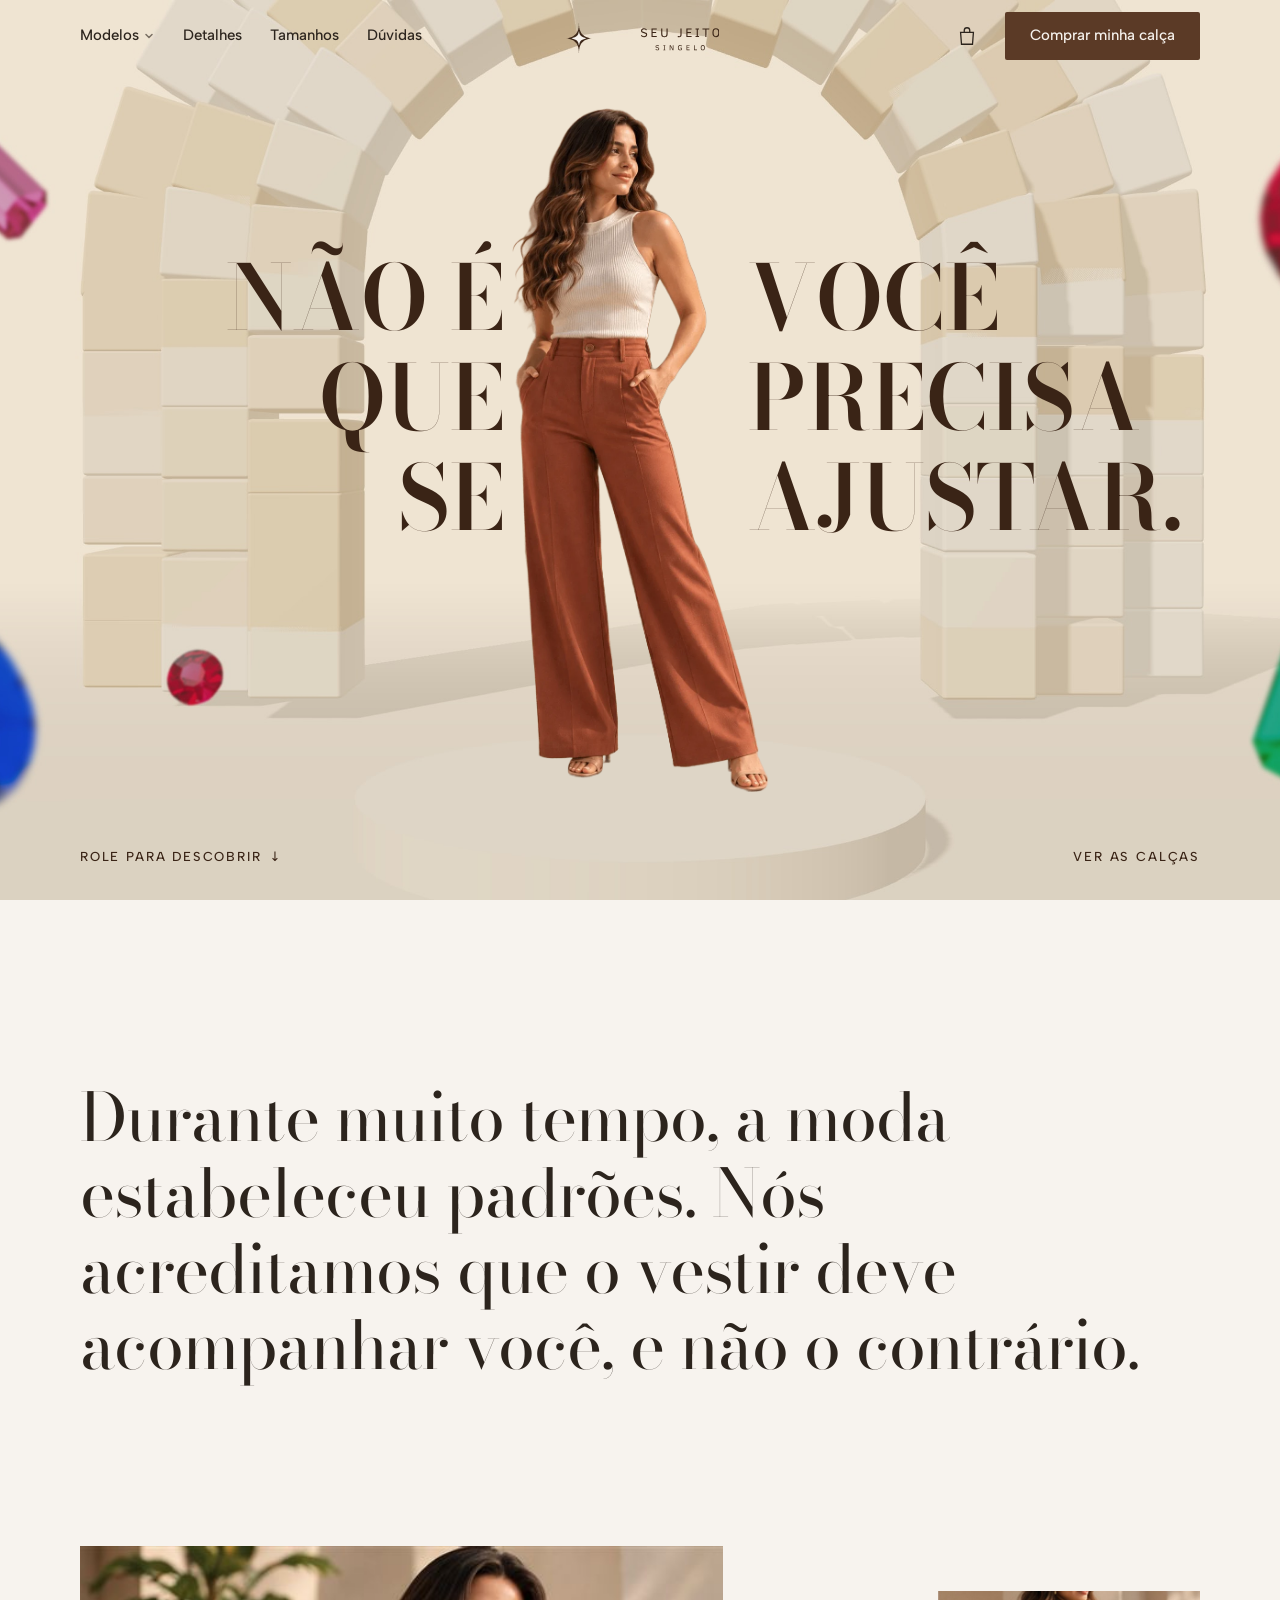
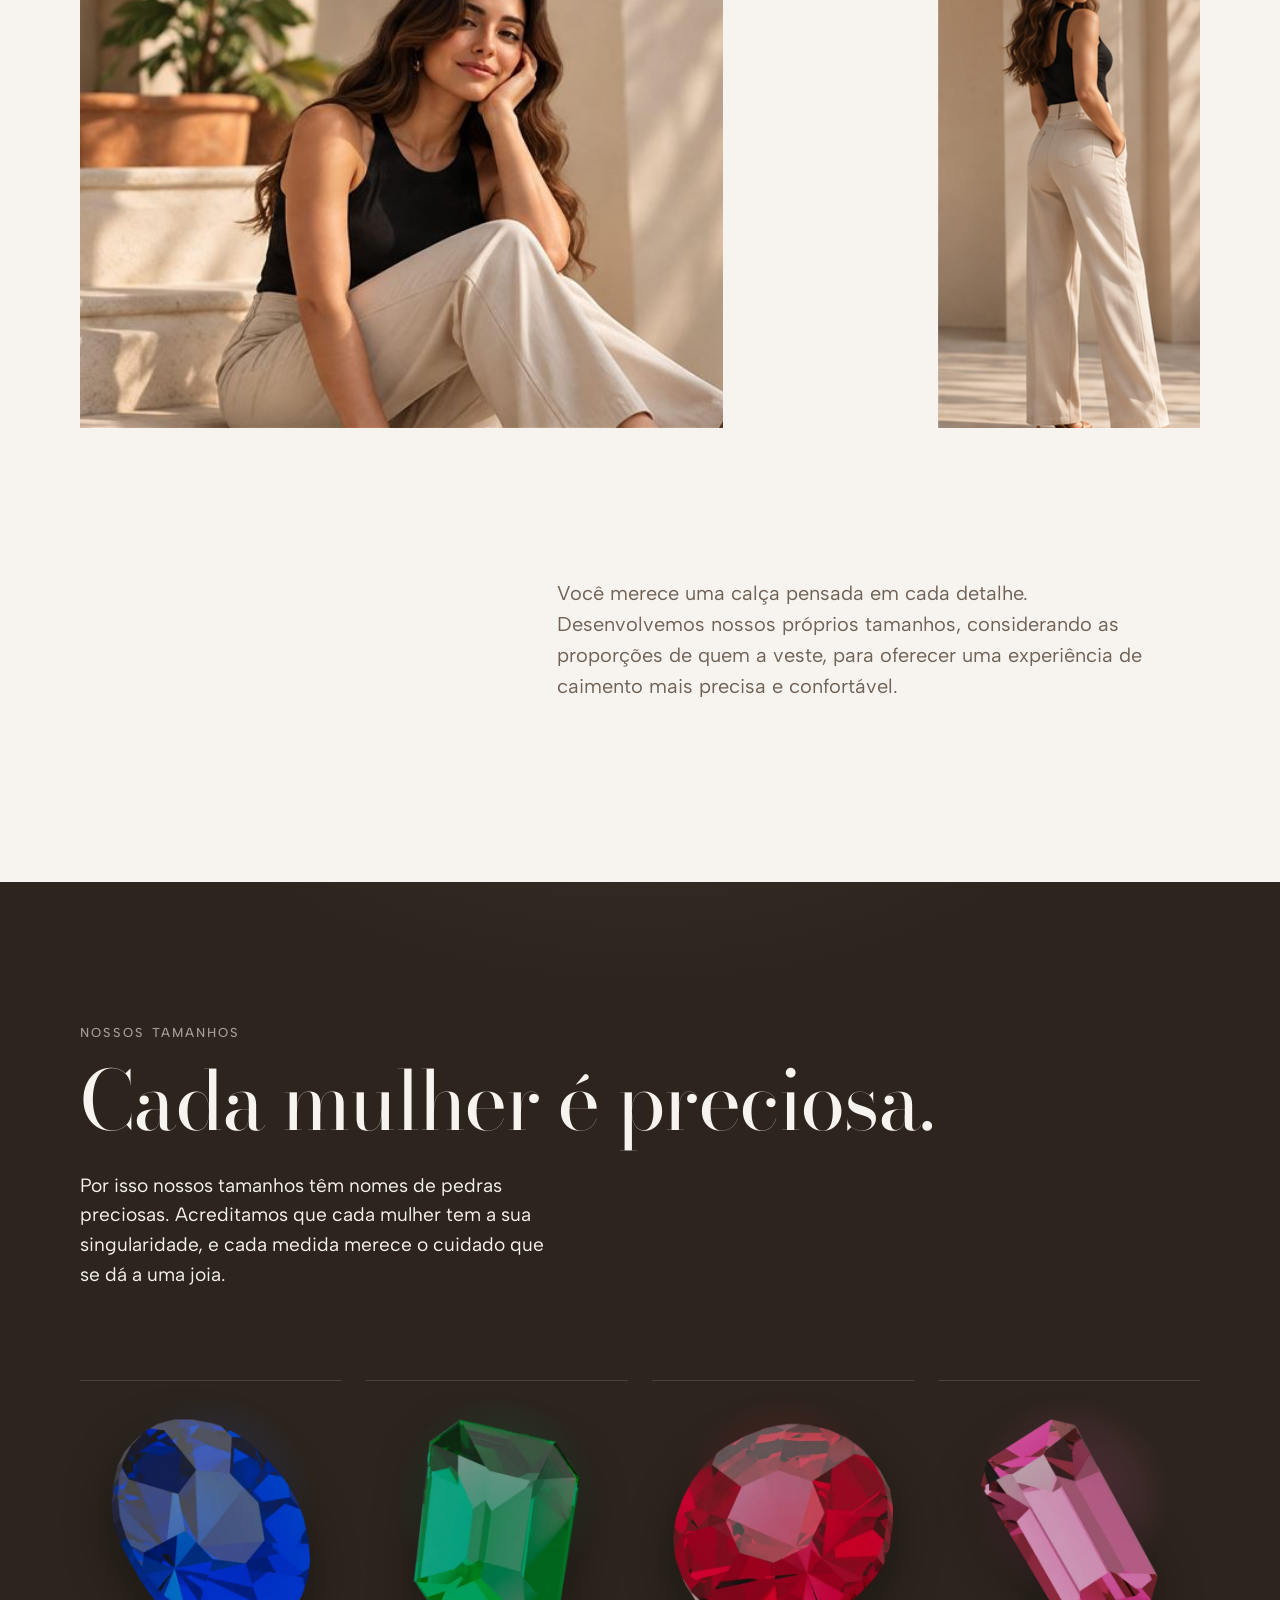
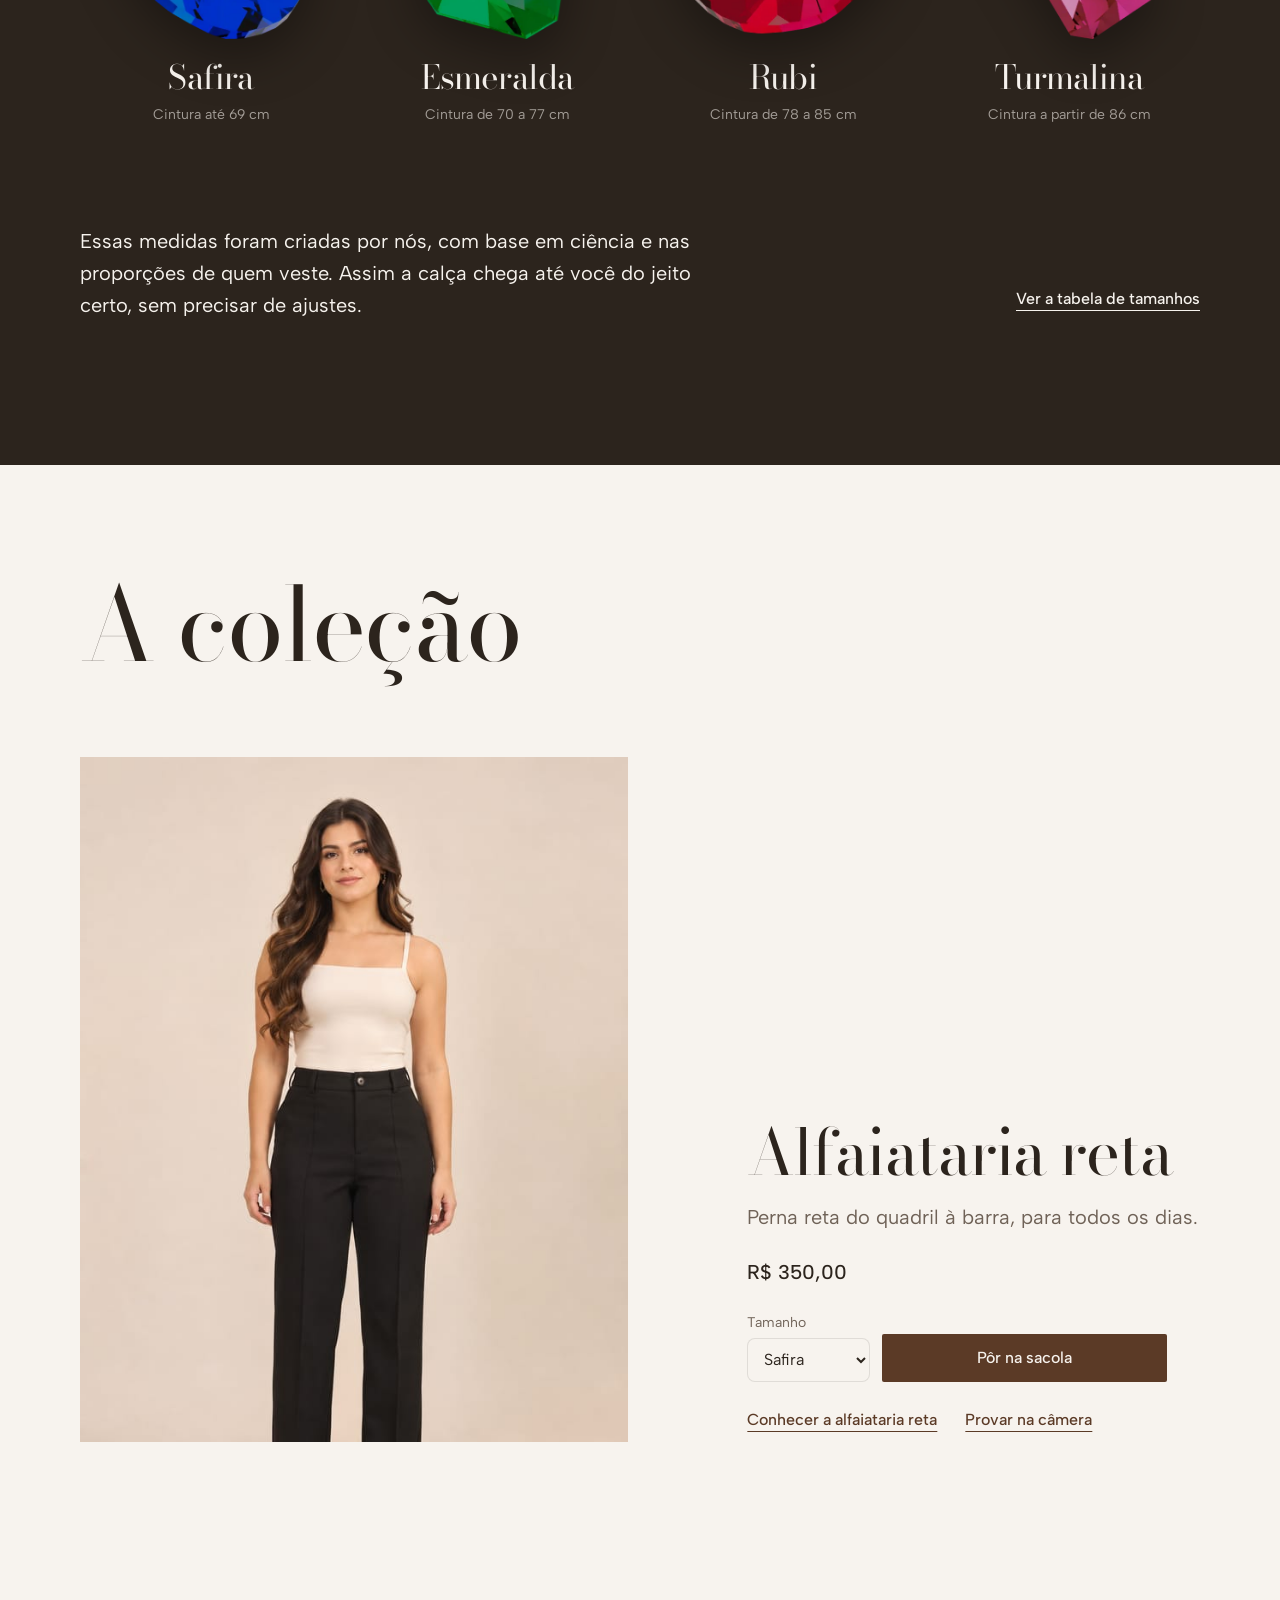
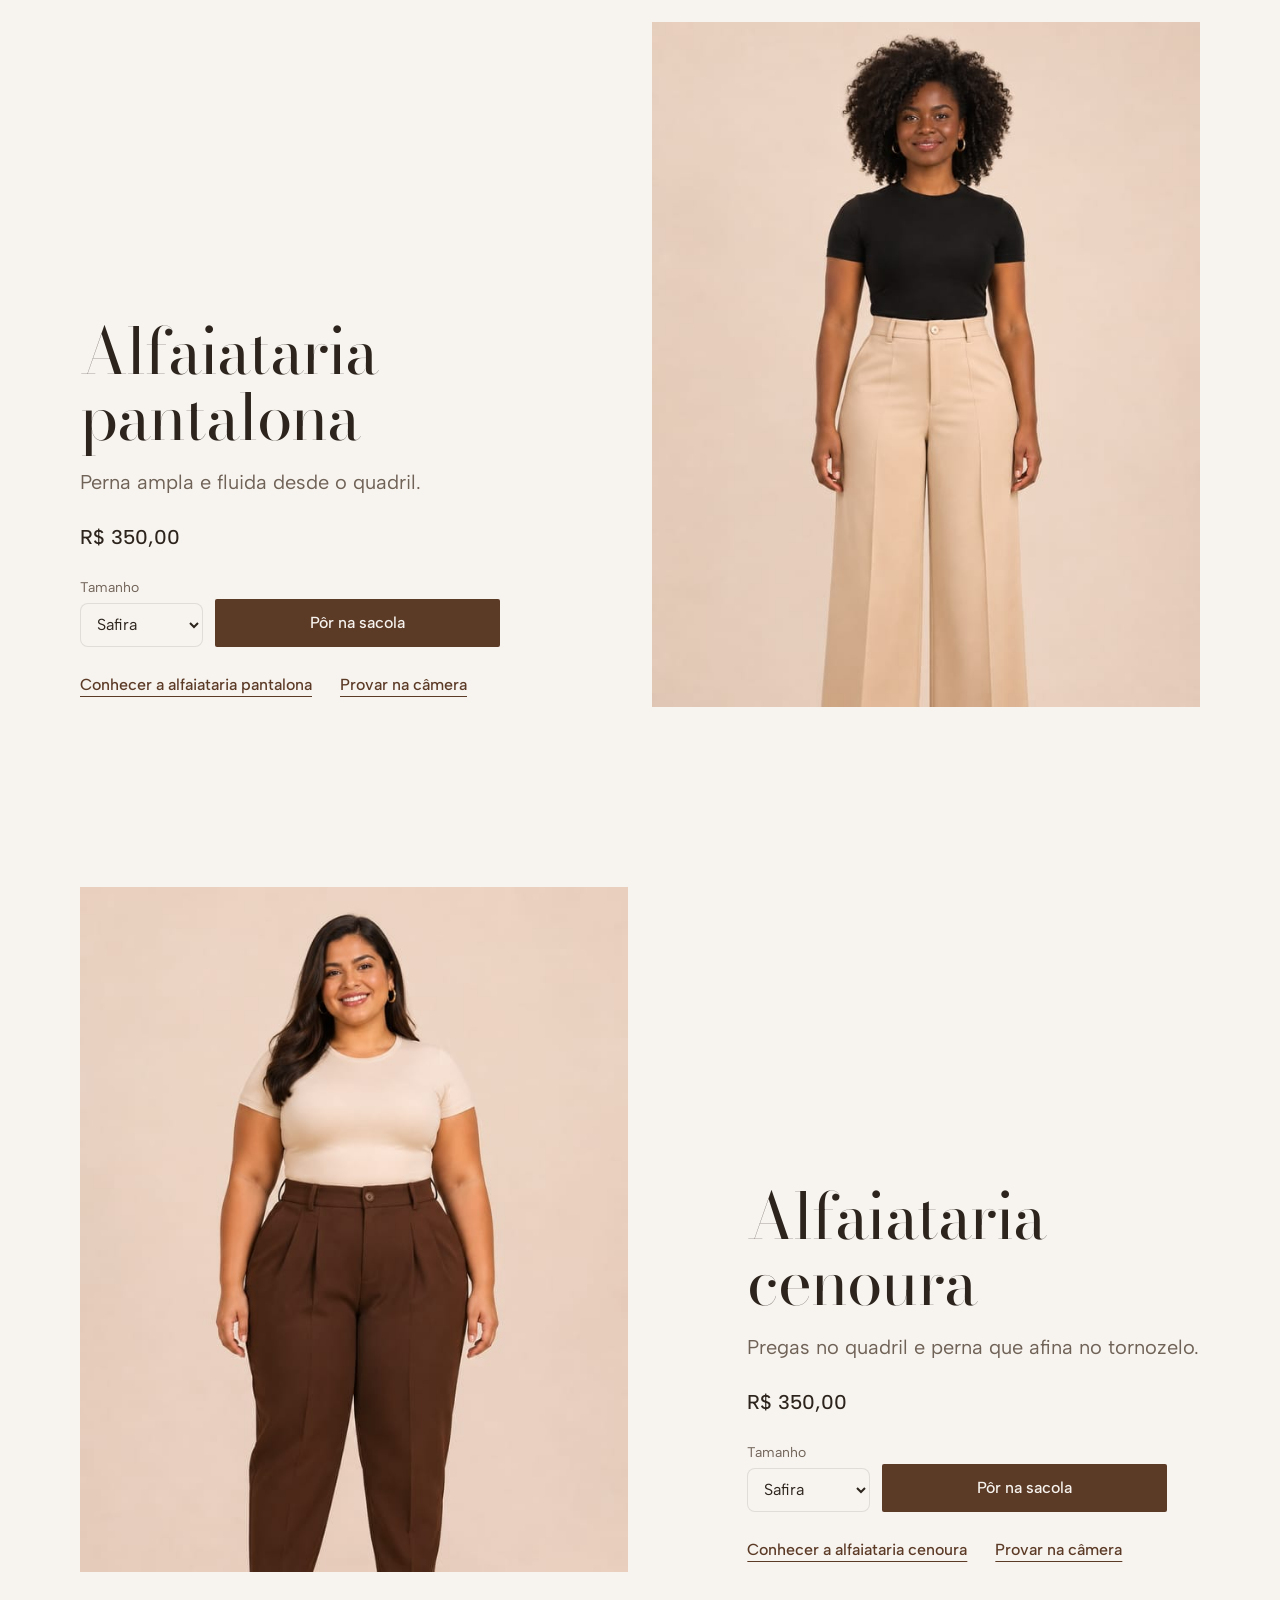
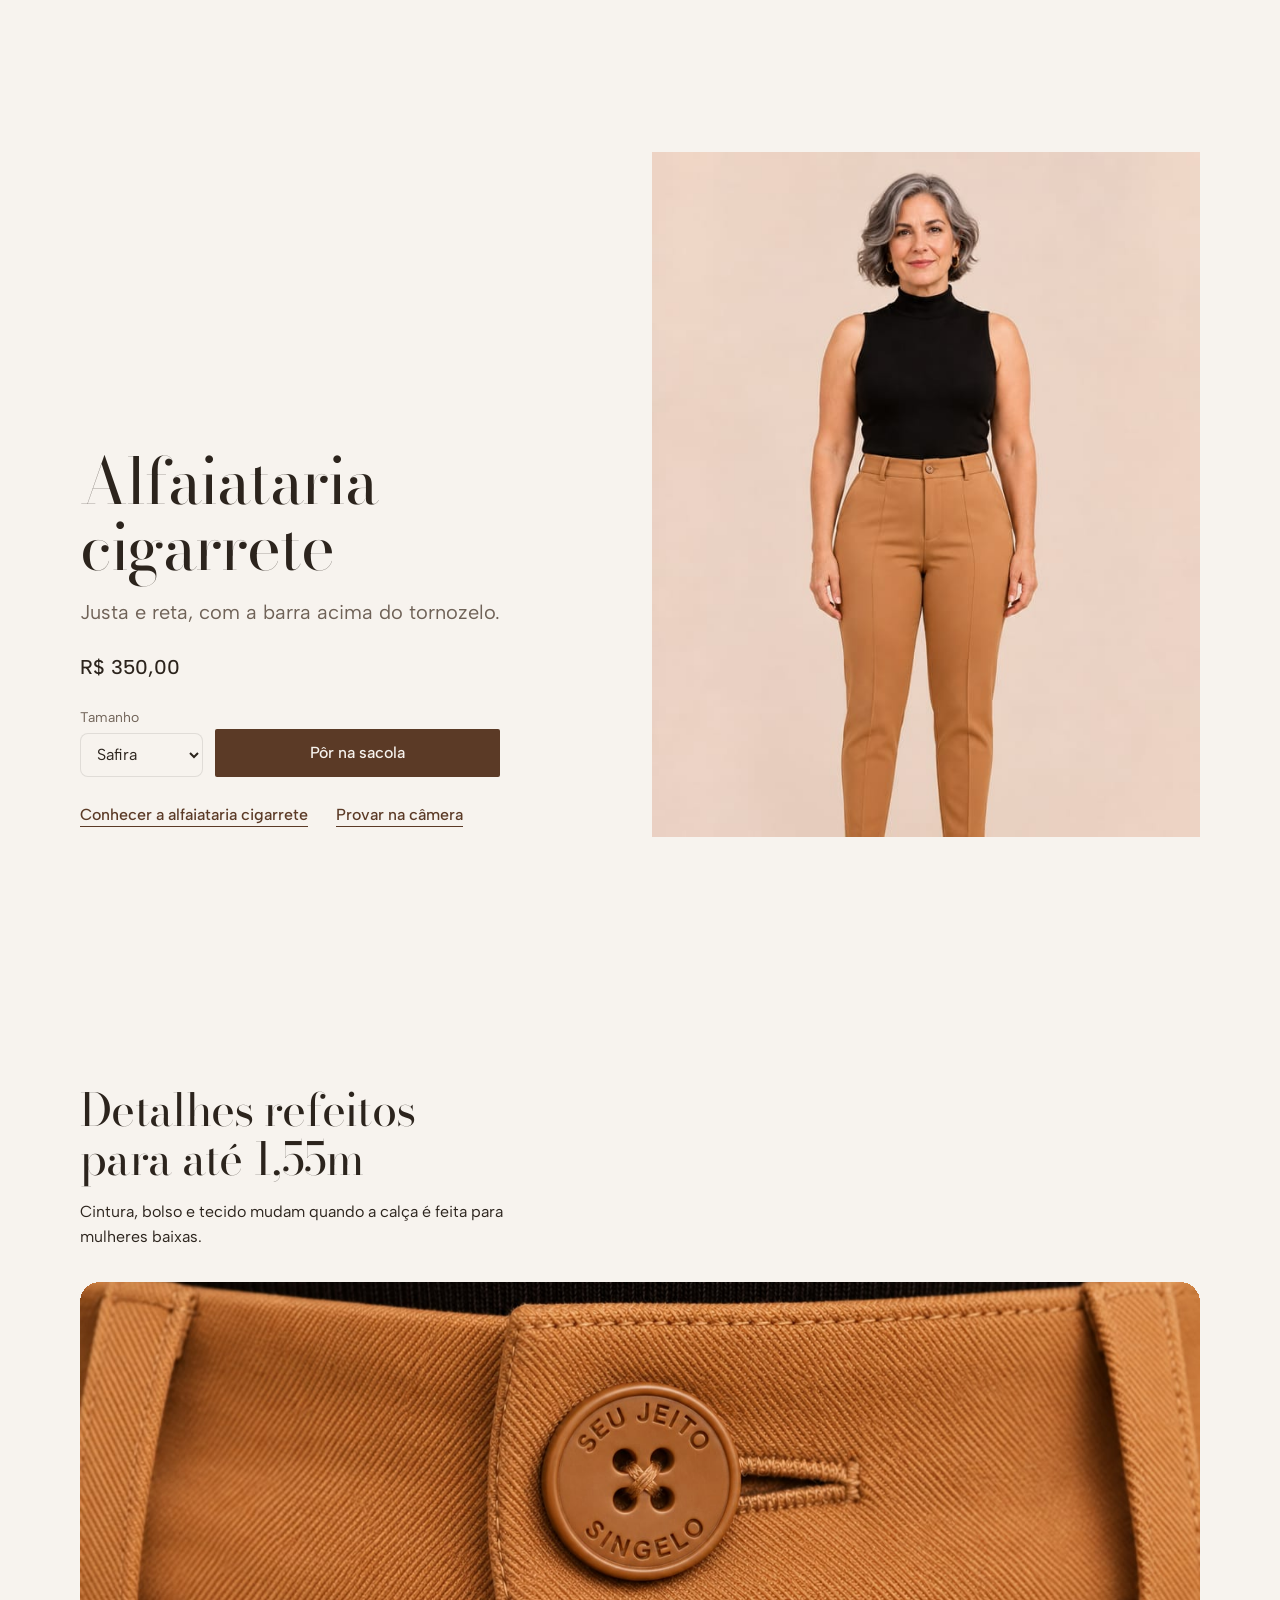
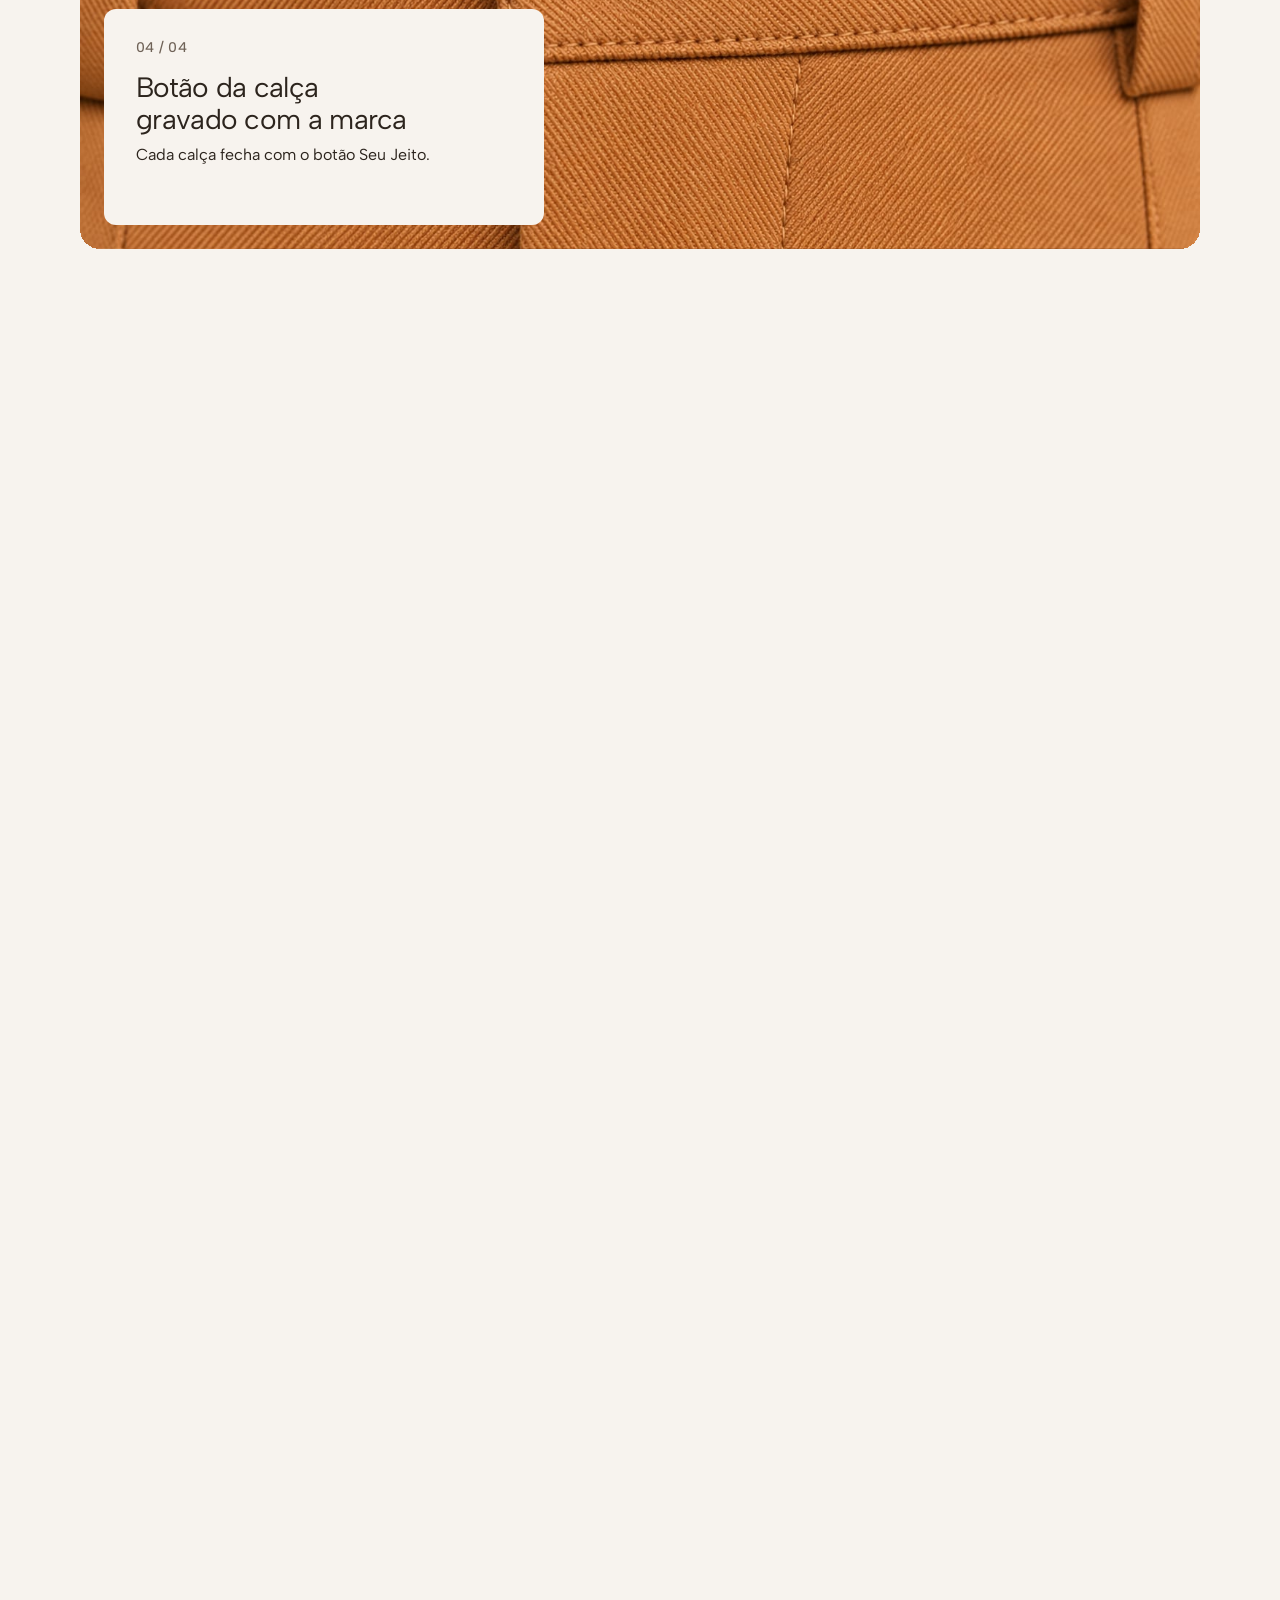
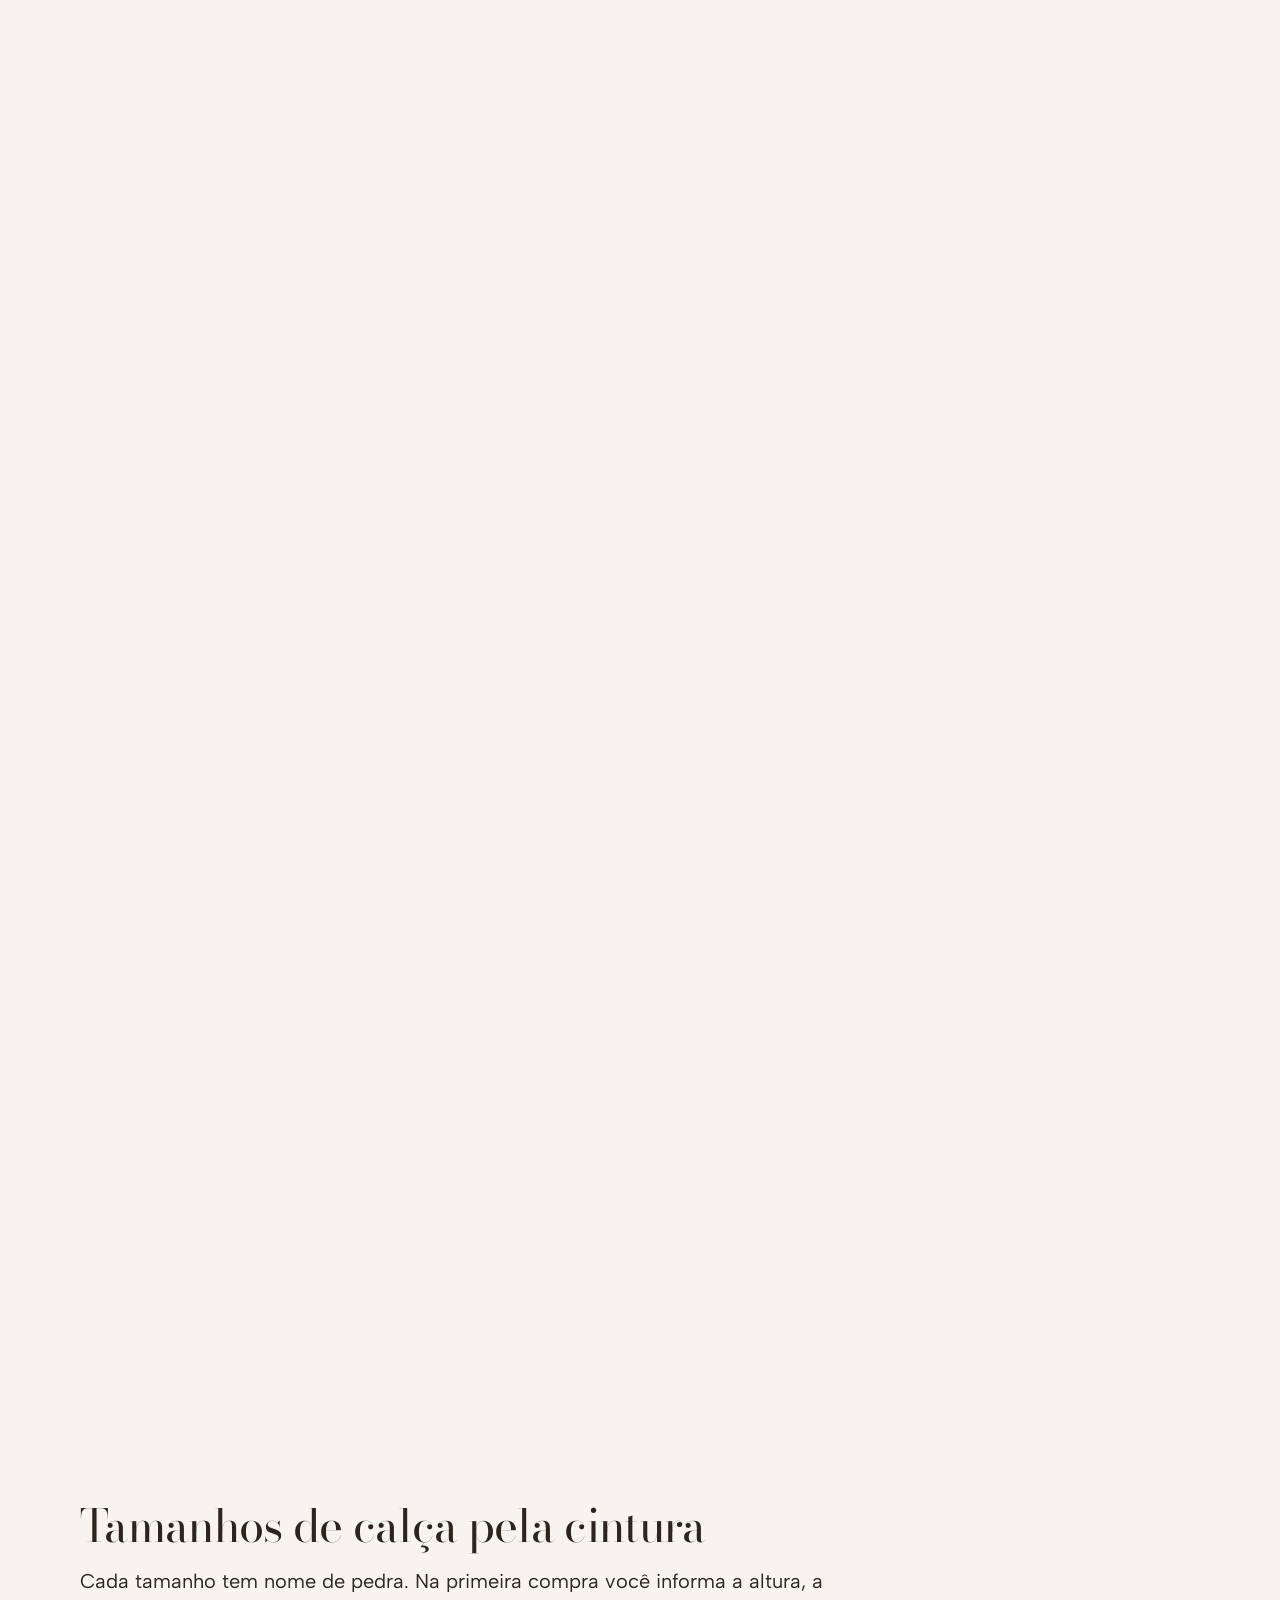
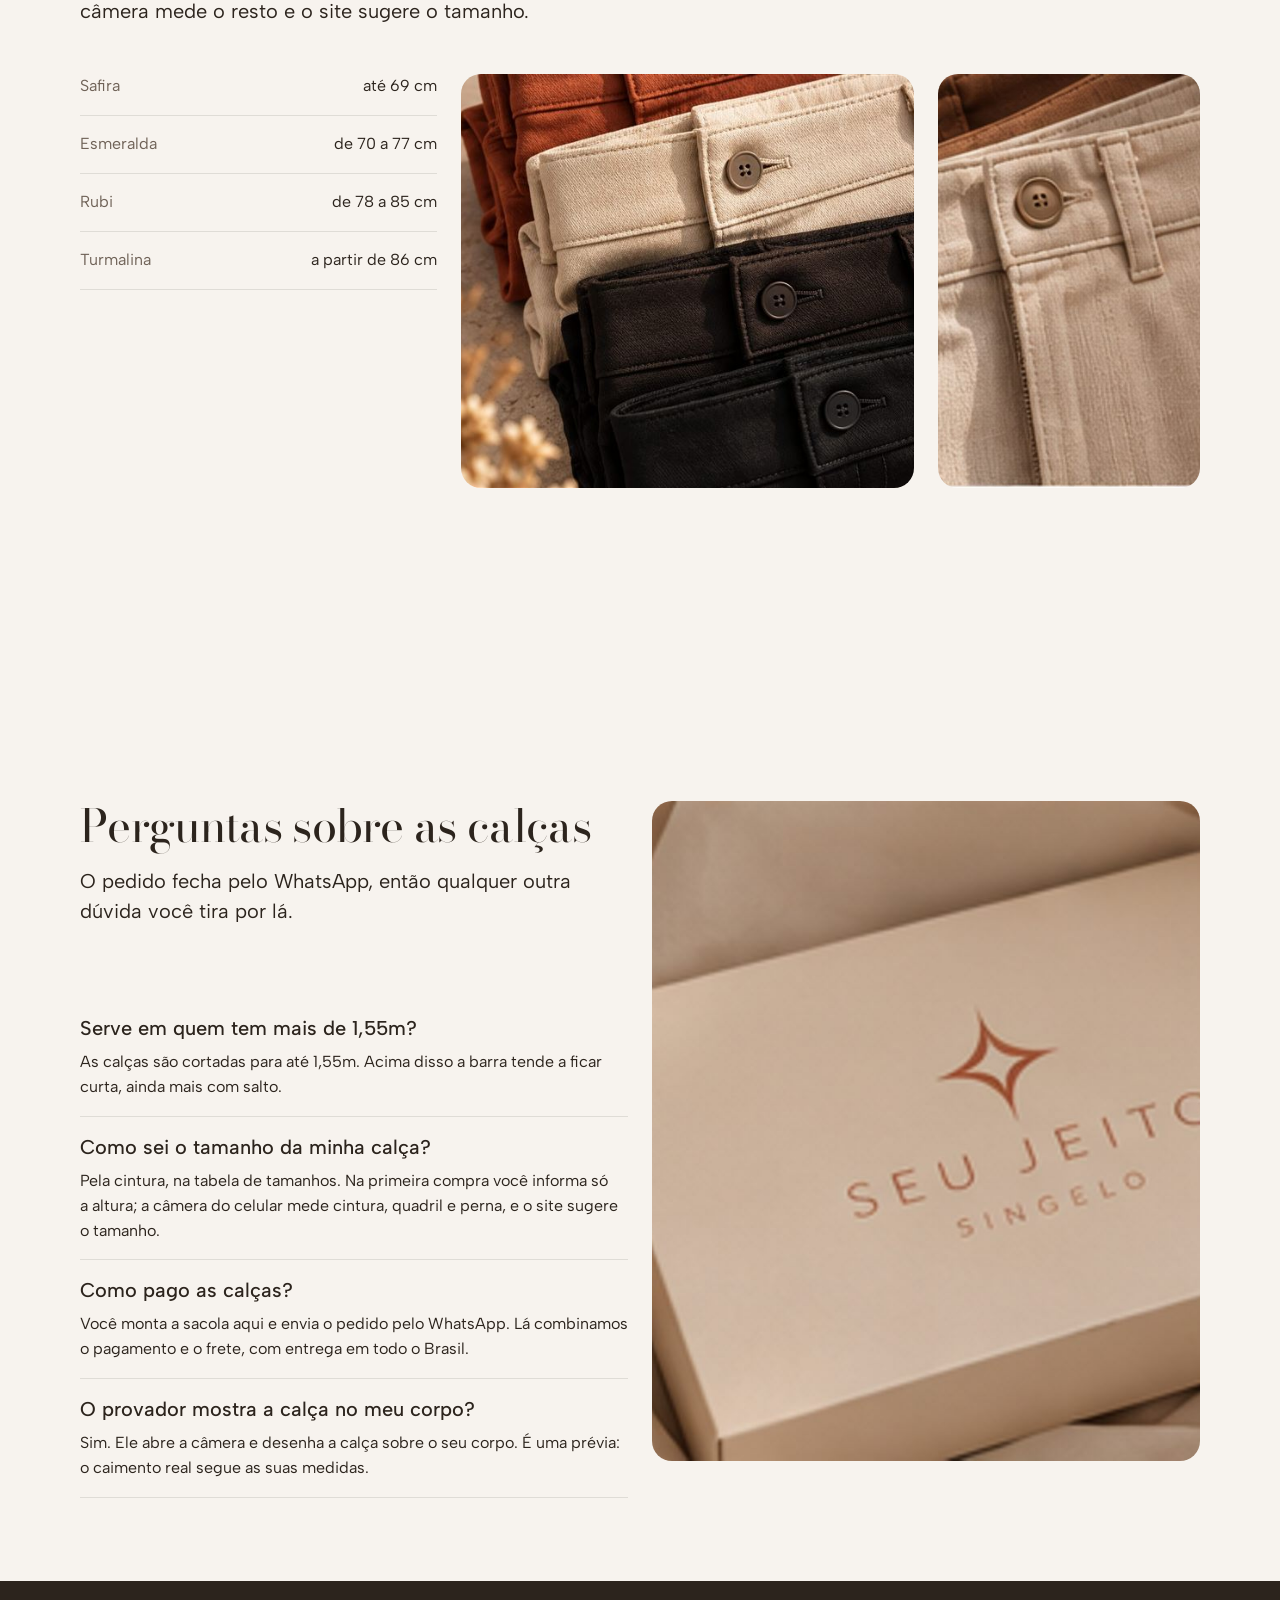
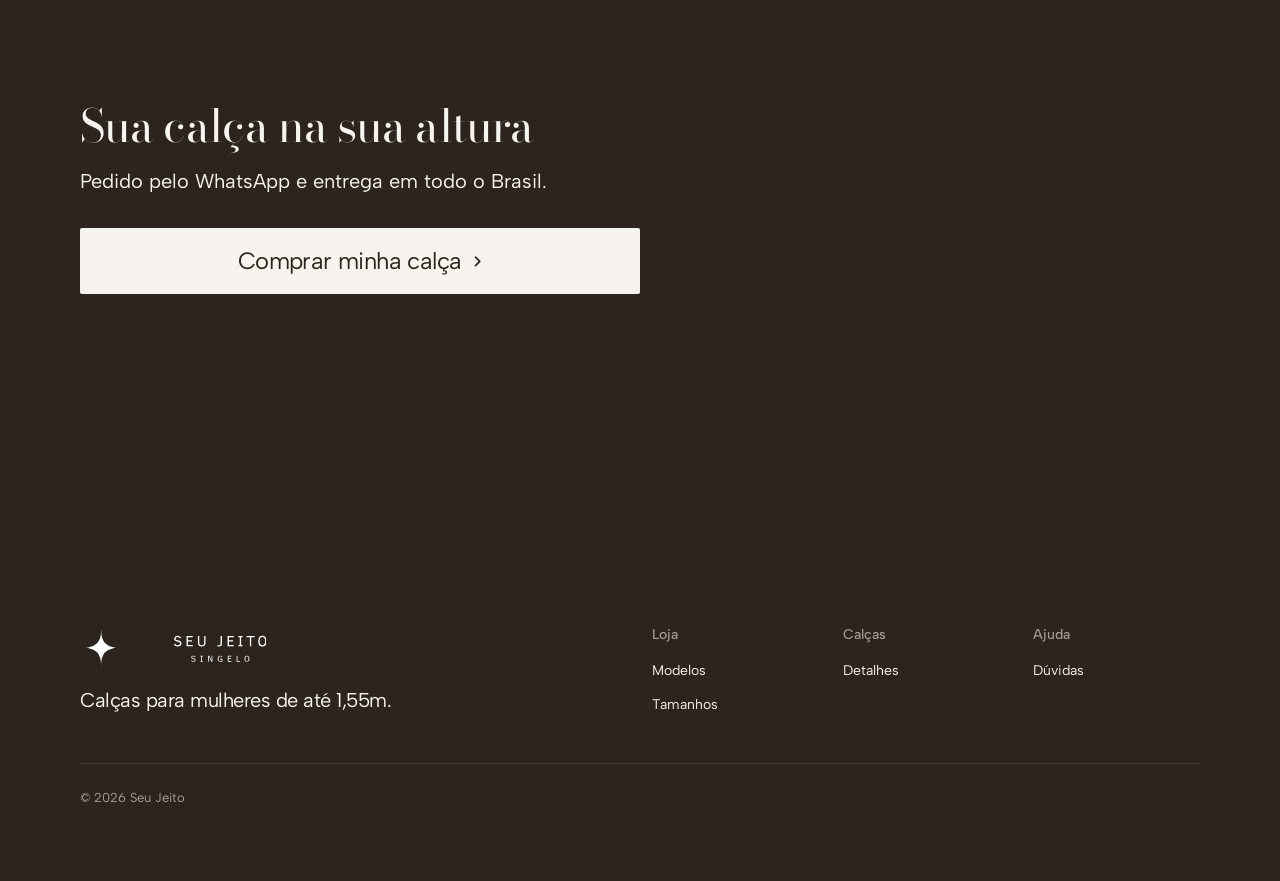
<file: index.html>
<!doctype html>
<html lang="pt-BR" data-type="product" data-radius="soft" data-buttons="block" data-motion>
<head>
<meta charset="utf-8">
<meta name="viewport" content="width=device-width, initial-scale=1, viewport-fit=cover">
<title>Seu Jeito: calças para mulheres de até 1,55m</title>
<meta name="description" content="Calças de alfaiataria reta, pantalona, cenoura e cigarrete com cintura e barra cortadas para mulheres baixas. Pedido pelo WhatsApp e entrega em todo o Brasil.">
<meta property="og:type" content="website">
<meta property="og:title" content="Seu Jeito: calças para mulheres de até 1,55m">
<meta property="og:description" content="Quatro modelos de calça com a barra pronta para quem tem até 1,55m.">
<meta property="og:image" content="share.jpg">
<meta name="twitter:card" content="summary_large_image">
<link rel="icon" href="img/logo.svg" type="image/svg+xml">
<meta name="theme-color" content="#f7f3ee">
<!-- <link rel="canonical" href="https://[domínio do cliente]/"> -->
<meta name="site-kind" content="other">
<meta name="page-type" content="product">
<link rel="preconnect" href="https://fonts.googleapis.com">
<link rel="preconnect" href="https://fonts.gstatic.com" crossorigin>
<link href="https://fonts.googleapis.com/css2?family=Albert+Sans:wght@400..700&family=Bodoni+Moda:opsz,wght@28,400..600&display=swap" rel="stylesheet">
<link rel="stylesheet" href="assets/system.css">
<link rel="stylesheet" href="assets/ui/cards.css">
<link rel="stylesheet" href="assets/motion/motion.css">
<link rel="stylesheet" href="assets/layout/layout.css">
<link rel="stylesheet" href="assets/icons/icon.css">
<style>
:root {
  --p-bg: #f7f3ee; --p-surface: #efe9e1; --p-ink: #2c241d; --p-muted: #6f6257;
  --p-accent: #5b3a26; --p-accent-ink: #f7f3ee; --p-action: #5b3a26; --p-action-ink: #f7f3ee;
  --p-inv-bg: #2c241d; --p-inv-surface: #383029; --p-inv-ink: #f7f3ee; --p-inv-muted: #a39d97;
  --p-inv-accent: #f7f3ee; --p-inv-accent-ink: #2c241d; --p-inv-action: #f7f3ee; --p-inv-action-ink: #2c241d;
  --font-display: "Albert Sans", system-ui, sans-serif;
  --font-text: "Albert Sans", system-ui, sans-serif;
  --display-weight: 400;
  --display-tracking: -0.025em;
  --display-tracking-xl: -0.035em;
}
</style>
<script>document.documentElement.classList.add('m-enter');setTimeout(()=>document.documentElement.classList.add('m-enter-done'),700)</script>
<script type="importmap">{"imports":{"three":"https://cdn.jsdelivr.net/npm/three@0.160.0/build/three.module.js","three/addons/":"https://cdn.jsdelivr.net/npm/three@0.160.0/examples/jsm/"}}</script>
<script>document.documentElement.classList.add('mo-js');setTimeout(()=>document.documentElement.classList.add('mo-safe'),2500)</script>
<link rel="modulepreload" href="assets/moments/moments.js">
<link rel="modulepreload" href="assets/moments/lib.js">
<link rel="modulepreload" href="assets/moments/photo-chapters/moment.js">
<link rel="stylesheet" href="medicao.css?v=1">
<link rel="stylesheet" href="abertura.css?v=6">
<link rel="preload" as="image" href="img/modelo-hero.webp">
<script>
/* cena 3D só em aparelho que aguenta; senão fica a composição estática */
(() => {
  const n = navigator, c = document.documentElement.classList;
  const gl = document.createElement('canvas').getContext('webgl2', { failIfMajorPerformanceCaveat: true });
  if (gl && !matchMedia('(prefers-reduced-motion: reduce)').matches && !n.connection?.saveData && (n.deviceMemory ?? 8) >= 3 && (n.hardwareConcurrency ?? 8) >= 4) c.add('cena-3d');
  gl?.getExtension('WEBGL_lose_context')?.loseContext();
  setTimeout(() => { if (!c.contains('cena-pronta')) c.remove('cena-3d'); }, 8000);
})();
</script>
<style>
/* page CSS: só o que fica dentro de uma foto, da loja ou dos diálogos */
.nav__logo img { height: 34px; width: auto; }
.footer--dark .nav__logo img { height: 40px; filter: brightness(0) invert(1); }

.compra { display: flex; flex-wrap: wrap; gap: var(--s-3); align-items: end; }
.compra label { display: grid; gap: var(--s-1); font-size: var(--t-small); color: var(--muted); }
.compra select { min-height: 44px; padding: 0 var(--s-3); border: 1px solid var(--line); border-radius: var(--r-sm); background: var(--bg); color: var(--ink); font: 16px var(--font-text); }
.compra .btn { flex: 1 1 140px; }
@media (max-width: 639px) { .nav__logo img { height: 28px; } }

.pic { margin: 0; overflow: hidden; border-radius: var(--r-lg); aspect-ratio: 1; }
.pic--tall { aspect-ratio: 5 / 4; }
@media (min-width: 1024px) { #tamanhos .pic { aspect-ratio: auto; height: min(415px, 46svh); } }
.pic--box { aspect-ratio: 3 / 2; }
.pic--box img { object-position: 72% 50%; }
@media (min-width: 1024px) { #duvidas .pic { aspect-ratio: auto; height: min(660px, calc(100svh - var(--padt) - var(--padb) - 24px)); } }
@media (min-width: 640px) { #detalhes:not(.is-live) .mo-ph__pic > img { max-height: 40svh; } }
.pic img { width: 100%; height: 100%; object-fit: cover; }
@media (max-width: 1023px) { #tamanhos .rows { grid-column: 1 / -1; } #tamanhos .pic { grid-column: span 6; aspect-ratio: 1; } }
@media (max-width: 639px) { #tamanhos .pic { grid-column: span 6; } #tamanhos .pic--tall { grid-column: 1 / -1; } }
/* photo-chapters parado (movimento reduzido ou tela baixa): as quatro fotos numa linha a 1024, mais baixas no celular */
@media (min-width: 1024px) and (max-width: 1279px) { #detalhes:not(.is-live) .mo-ph__list { grid-template-columns: repeat(4, 1fr); } }
@media (max-width: 639px) { #detalhes:not(.is-live) .mo-ph__pic > img { aspect-ratio: 2 / 1; } main > #detalhes:not(.is-live) { min-height: calc(2 * 100lvh); } }
#duvidas .faq__item { padding-block: var(--s-4); }
@media (min-width: 640px) and (max-width: 1279px) { #duvidas { --h: 2; } }
@media (min-width: 640px) and (max-width: 1023px) { #duvidas .pic { aspect-ratio: 4 / 5; } }
@media (min-width: 1024px) and (max-width: 1279px) { #duvidas .pic { height: calc(200svh - var(--padt) - var(--padb) - 48px); } }
@media (max-width: 639px) { #duvidas { --hm: 2; } }

/* sacola e diálogos: transições no estilo transitions.dev (entra com fade, blur e escala; sai rápido) */
.badge { position: absolute; top: -4px; right: -6px; min-width: 18px; height: 18px; padding: 0 5px; border-radius: 9px; background: var(--action); color: var(--action-ink);
  font: 500 12px/18px var(--font-text); text-align: center; }
.badge:empty { display: none; }
.badge.bump { animation: bump 360ms cubic-bezier(.34, 1.56, .64, 1); }
@keyframes bump { 40% { transform: scale(1.35); } }
.sacola-btn { position: relative; display: inline-grid; place-items: center; width: 44px; height: 44px; border: 0; background: none; color: var(--ink); cursor: pointer; }
.sacola-btn svg { width: 22px; height: 22px; fill: none; stroke: currentColor; stroke-width: 1.4; }

dialog.sacola { margin: 0 0 0 auto; height: 100%; max-height: none; width: min(420px, 100%); display: flex; flex-direction: column; }
dialog.sacola:not([open]) { display: none; }
@starting-style { dialog.sacola[open] { opacity: 1; transform: translateX(100%); filter: none; } }
dialog.sacola:not([open]) { transform: translateX(100%); opacity: 1; }
.sacola-itens { flex: 1; overflow: auto; padding: var(--s-4) var(--s-6); }
.sacola-item { display: grid; grid-template-columns: 64px 1fr auto; gap: var(--s-4); align-items: center; padding: var(--s-4) 0; border-bottom: 1px solid var(--line); }
.sacola-item img { width: 64px; height: 84px; object-fit: cover; object-position: 50% 0; border-radius: var(--r-sm); }
.sacola-item strong { display: block; font-weight: 500; }
.sacola-item span { font-size: var(--t-small); color: var(--muted); }
.qtd { display: inline-flex; align-items: center; gap: var(--s-3); margin-top: var(--s-2); }
.qtd button, .rm { width: 32px; height: 32px; border: 1px solid var(--line); border-radius: 50%; background: var(--bg); color: var(--ink); cursor: pointer; font-size: 16px; line-height: 1; }
.rm { border: 0; font-size: 22px; color: var(--muted); }
.vazia { color: var(--muted); text-align: center; padding: var(--s-8) 0; }
.sacola-foot { display: grid; gap: var(--s-3); padding: var(--s-5) var(--s-6); border-top: 1px solid var(--line); }
.sacola-foot > div { display: flex; justify-content: space-between; font-size: var(--t-lead); }
.sacola-foot .btn:disabled { opacity: .4; pointer-events: none; }
.sacola-foot small { font-size: var(--t-small); color: var(--muted); text-align: center; }

#checkout { width: min(640px, calc(100% - 32px)); }
#checkout form { padding: 0 var(--s-6) var(--s-6); }
#checkout fieldset { border: 0; padding: 0; margin: var(--s-5) 0 0; }
#checkout legend { font-weight: 500; margin-bottom: var(--s-4); }
#checkout legend small { display: block; font-weight: 400; color: var(--muted); font-size: var(--t-small); }
.sugestao { margin: var(--s-3) 0 0; color: var(--action); }
.sugestao:empty { display: none; }
.medidas-salvas { margin: var(--s-5) 0 0; color: var(--muted); }
.medidas-salvas button { border: 0; background: none; color: var(--action); text-decoration: underline; font: inherit; cursor: pointer; }
#checkout form > .btn { width: 100%; margin-top: var(--s-5); }
#provador { width: min(480px, calc(100% - 32px)); }
.medir { display: flex; align-items: end; }
.medir .btn { width: 100%; }
.medidas-camera { margin: var(--s-3) 0 0; }
.medidas-camera:empty { display: none; }
#confirmar { width: min(480px, calc(100% - 32px)); }
#confirmar form > :not(.dlg-head) { margin-inline: var(--s-6); }
#confirmar .confirmar-texto { margin-block: var(--s-5) var(--s-4); }
#confirmar .campos { border: 0; padding: 0; min-width: 0; }
#confirmar [hidden] { display: none; }
.achadas { margin-block: 0; }
.achadas div { display: flex; justify-content: space-between; align-items: baseline; gap: var(--s-4); padding: var(--s-3) 0; border-bottom: 1px solid var(--line); }
.achadas dt { color: var(--muted); }
.achadas dd { margin: 0; font-size: 22px; font-weight: 500; }
.confirmar-acoes { display: grid; gap: var(--s-3); padding-block: var(--s-5) var(--s-6); }
.confirmar-acoes .btn { width: 100%; margin: 0; }
.confirmar-acoes .denovo { min-height: 44px; border: 0; background: none; color: var(--action); font: 500 16px var(--font-text); text-decoration: underline; text-underline-offset: 4px; cursor: pointer; }
.medidas-camera.erro { color: #a3341f; }
@media (prefers-reduced-motion: reduce) { dialog, dialog::backdrop { transition: none; } .badge.bump, .campos input:user-invalid { animation: none; } }
</style>
</head>
<body>
<!-- type: product (calças femininas vendidas online, pedido pelo WhatsApp)
     abertura 3D, manifesto e coleção: conceito do cliente (2026-11-24), fora do deal; nav-split, close-type, footer-dark,
     rhythm dark-band, buttons block, mark: o logo do cliente. Paleta: as cores do próprio logo e das fotos (creme, marrom), via start.mjs brand. Tipo: albert.
     moments: photo-chapters em #detalhes -->

<header class="nav nav--split">
  <div class="wrap nav__bar">
    <a class="skip-link" href="#top">Pular para o conteúdo</a>
    <nav class="nav__links" aria-label="Principal">
      <div class="nav__item">
        <a class="nav__link" href="#modelos">Modelos <svg class="chev" viewBox="0 0 12 12" aria-hidden="true"><path d="M3 4.5l3 3 3-3" fill="none" stroke="currentColor" stroke-width="1.5" stroke-linecap="round" stroke-linejoin="round"/></svg></a>
        <div class="nav__menu">
          <div class="wrap grid">
            <a class="menu-card span-3" href="#modelos"><div class="panel"><img class="frame__img" src="img/reta-640.jpg" sizes="300px" alt="Mulher de pele morena clara e cabelo castanho ondulado, de regata off-white e calça de alfaiataria reta preta" loading="lazy" width="640" height="960" style="object-position: 50% 30%"></div><span class="t-card">Reta</span><span class="t-small muted">Perna reta, para todo dia</span></a>
            <a class="menu-card span-3" href="#modelos"><div class="panel"><img class="frame__img" src="img/pantalona-640.jpg" sizes="300px" alt="Mulher negra de cabelo crespo, de blusa preta e calça de alfaiataria pantalona bege" loading="lazy" width="640" height="960" style="object-position: 50% 30%"></div><span class="t-card">Pantalona</span><span class="t-small muted">Ampla do quadril ao pé</span></a>
            <a class="menu-card span-3" href="#modelos"><div class="panel"><img class="frame__img" src="img/cenoura-640.jpg" sizes="300px" alt="Mulher plus size de pele morena, de blusa off-white e calça de alfaiataria cenoura marrom chocolate com pregas" loading="lazy" width="640" height="960" style="object-position: 50% 30%"></div><span class="t-card">Cenoura</span><span class="t-small muted">Pregas e barra no tornozelo</span></a>
            <a class="menu-card span-3" href="#modelos"><div class="panel"><img class="frame__img" src="img/cigarrete-640.jpg" sizes="300px" alt="Mulher de cabelo grisalho curto, de blusa preta de gola alta e calça de alfaiataria cigarrete caramelo" loading="lazy" width="640" height="960" style="object-position: 50% 30%"></div><span class="t-card">Cigarrete</span><span class="t-small muted">Justa, acima do tornozelo</span></a>
          </div>
        </div>
      </div>
      <div class="nav__item"><a class="nav__link" href="#detalhes">Detalhes</a></div>
      <div class="nav__item"><a class="nav__link" href="#tamanhos">Tamanhos</a></div>
      <div class="nav__item"><a class="nav__link" href="#duvidas">Dúvidas</a></div>
    </nav>
    <a class="nav__logo" href="#top"><img src="img/logo.svg" alt="Seu Jeito Singelo" width="120" height="34"></a>
    <div class="nav__actions">
      <button class="sacola-btn" type="button" data-abrir-sacola aria-label="Abrir sacola"><svg viewBox="0 0 24 24" aria-hidden="true"><path d="M5 8h14l-1 13H6zM9 8V6a3 3 0 016 0v2"/></svg><i class="badge"></i></button>
      <a class="btn btn--primary" href="#modelos">Comprar minha calça</a>
    </div>
    <button class="nav__toggle" type="button" aria-expanded="false" aria-label="Menu"><svg width="18" height="18" viewBox="0 0 18 18" aria-hidden="true"><path d="M2 5h14M2 13h14" stroke="currentColor" stroke-width="1.6" stroke-linecap="round"/></svg></button>
  </div>
</header>

<main id="top">
  <div class="mundo">
  <div class="mundo__palco"><canvas aria-hidden="true"></canvas><div class="abertura__claro"></div></div>
  <div class="abertura" id="abertura" role="region" aria-labelledby="hero-h">
    <div class="abertura__palco">
      <h1 id="hero-h"><span><b>NÃO É </b><b>VOCÊ </b></span><span><b>QUE </b><b>PRECISA </b></span><span><b>SE </b><b>AJUSTAR.</b></span></h1>
      <img class="abertura__modelo" src="img/modelo-hero.webp" alt="Mulher de regata clara e calça terracota de perna larga, mãos nos bolsos" width="557" height="1490">
      <div class="abertura__pe"><a href="#manifesto">ROLE PARA DESCOBRIR<span aria-hidden="true">↓</span></a><a href="#modelos">VER AS CALÇAS</a></div>
    </div>
  </div>

  <div class="manifesto" id="manifesto" role="region" aria-label="Manifesto">
    <div class="wrap">
      <p class="manifesto__frase">Durante muito tempo, a moda estabeleceu padrões. Nós acreditamos que o vestir deve acompanhar você, e não o contrário.</p>
      <div class="manifesto__grade">
        <figure class="foto foto--larga"><img src="img/sentada.jpg" srcset="img/sentada-640.jpg 640w, img/sentada.jpg 1600w" sizes="(max-width: 767px) 100vw, 50vw" alt="Mulher sentada num degrau de pedra, de regata preta e calça bege de perna larga" loading="lazy" width="1559" height="997"></figure>
        <figure class="foto foto--alta"><img src="img/depo-1.jpg" alt="Mulher de costas, de regata preta e calça off-white" loading="lazy" width="976" height="2108"></figure>
        <div class="manifesto__texto">
          <p>Você merece uma calça pensada em cada detalhe. Desenvolvemos nossos próprios tamanhos, considerando as proporções de quem a veste, para oferecer uma experiência de caimento mais precisa e confortável.</p>
        </div>
      </div>
    </div>
  </div>

  <!-- os tamanhos com nomes de pedras: faixa escura que passa por cima do mundo 3D; pedras nítidas (img/joia-*.webp, mesmo traçado de raios das desfocadas) -->
  <div class="joias" id="pedras" role="region" aria-labelledby="pedras-h">
    <div class="wrap">
      <p class="joias__rotulo">Nossos tamanhos</p>
      <h2 id="pedras-h">Cada mulher é preciosa.</h2>
      <p class="joias__lead">Por isso nossos tamanhos têm nomes de pedras preciosas. Acreditamos que cada mulher tem a sua singularidade, e cada medida merece o cuidado que se dá a uma joia.</p>
      <ul class="joias__lista">
        <li class="joia joia--safira">
          <img src="img/joia-safira.webp?v=2" alt="" width="480" height="480" loading="lazy">
          <h3>Safira</h3>
          <p>Cintura até 69 cm</p>
        </li>
        <li class="joia joia--esmeralda">
          <img src="img/joia-esmeralda.webp?v=2" alt="" width="480" height="480" loading="lazy">
          <h3>Esmeralda</h3>
          <p>Cintura de 70 a 77 cm</p>
        </li>
        <li class="joia joia--rubi">
          <img src="img/joia-rubi.webp?v=2" alt="" width="480" height="480" loading="lazy">
          <h3>Rubi</h3>
          <p>Cintura de 78 a 85 cm</p>
        </li>
        <li class="joia joia--turmalina">
          <img src="img/joia-turmalina.webp?v=2" alt="" width="480" height="480" loading="lazy">
          <h3>Turmalina</h3>
          <p>Cintura a partir de 86 cm</p>
        </li>
      </ul>
      <div class="joias__pe">
        <p>Essas medidas foram criadas por nós, com base em ciência e nas proporções de quem veste. Assim a calça chega até você do jeito certo, sem precisar de ajustes.</p>
        <a href="#tamanhos">Ver a tabela de tamanhos</a>
      </div>
    </div>
  </div>

  <div class="colecao" id="modelos" role="region" aria-labelledby="modelos-h">
    <div class="wrap">
      <h2 id="modelos-h">A coleção</h2>
      <article class="peca" data-id="reta">
        <figure class="foto"><img src="img/reta.jpg" srcset="img/reta-640.jpg 640w, img/reta.jpg 1024w" sizes="(max-width: 767px) 100vw, 50vw" alt="Mulher de pele morena clara e cabelo castanho ondulado, de regata off-white e calça de alfaiataria reta preta" loading="lazy" width="1024" height="1536"></figure>
        <div class="peca__info">
          <h3>Alfaiataria reta</h3>
          <p class="peca__linha">Perna reta do quadril à barra, para todos os dias.</p>
          <strong class="preco"></strong>
          <div class="compra"><label>Tamanho<select></select></label><button type="button" class="btn btn--primary add">Pôr na sacola</button></div>
          <div class="peca__mais">
            <details><summary>Conhecer a alfaiataria reta</summary><ul><li>Vinco frontal marcado</li><li>Cós alto, com gancho mais curto</li><li>Barra pronta para quem tem até 1,55m</li></ul></details>
            <button type="button" class="provar">Provar na câmera</button>
          </div>
        </div>
      </article>
      <article class="peca peca--dir" data-id="pantalona">
        <figure class="foto"><img src="img/pantalona.jpg" srcset="img/pantalona-640.jpg 640w, img/pantalona.jpg 1024w" sizes="(max-width: 767px) 100vw, 50vw" alt="Mulher negra de cabelo crespo, de blusa preta e calça de alfaiataria pantalona bege" loading="lazy" width="1024" height="1536"></figure>
        <div class="peca__info">
          <h3>Alfaiataria pantalona</h3>
          <p class="peca__linha">Perna ampla e fluida desde o quadril.</p>
          <strong class="preco"></strong>
          <div class="compra"><label>Tamanho<select></select></label><button type="button" class="btn btn--primary add">Pôr na sacola</button></div>
          <div class="peca__mais">
            <details><summary>Conhecer a alfaiataria pantalona</summary><ul><li>Tecido que cai solto até o pé</li><li>Cós alto que alonga a silhueta</li><li>Barra pronta para quem tem até 1,55m</li></ul></details>
            <button type="button" class="provar">Provar na câmera</button>
          </div>
        </div>
      </article>
      <article class="peca" data-id="cenoura">
        <figure class="foto"><img src="img/cenoura.jpg" srcset="img/cenoura-640.jpg 640w, img/cenoura.jpg 1024w" sizes="(max-width: 767px) 100vw, 50vw" alt="Mulher plus size de pele morena, de blusa off-white e calça de alfaiataria cenoura marrom chocolate com pregas" loading="lazy" width="1024" height="1536"></figure>
        <div class="peca__info">
          <h3>Alfaiataria cenoura</h3>
          <p class="peca__linha">Pregas no quadril e perna que afina no tornozelo.</p>
          <strong class="preco"></strong>
          <div class="compra"><label>Tamanho<select></select></label><button type="button" class="btn btn--primary add">Pôr na sacola</button></div>
          <div class="peca__mais">
            <details><summary>Conhecer a alfaiataria cenoura</summary><ul><li>Duas pregas que dão conforto no quadril</li><li>Barra no tornozelo, mostrando o sapato</li><li>Cós alto, com gancho mais curto</li></ul></details>
            <button type="button" class="provar">Provar na câmera</button>
          </div>
        </div>
      </article>
      <article class="peca peca--dir" data-id="cigarrete">
        <figure class="foto"><img src="img/cigarrete.jpg" srcset="img/cigarrete-640.jpg 640w, img/cigarrete.jpg 1024w" sizes="(max-width: 767px) 100vw, 50vw" alt="Mulher de cabelo grisalho curto, de blusa preta de gola alta e calça de alfaiataria cigarrete caramelo" loading="lazy" width="1024" height="1536"></figure>
        <div class="peca__info">
          <h3>Alfaiataria cigarrete</h3>
          <p class="peca__linha">Justa e reta, com a barra acima do tornozelo.</p>
          <strong class="preco"></strong>
          <div class="compra"><label>Tamanho<select></select></label><button type="button" class="btn btn--primary add">Pôr na sacola</button></div>
          <div class="peca__mais">
            <details><summary>Conhecer a alfaiataria cigarrete</summary><ul><li>Vinco frontal que alonga a perna</li><li>Barra acima do tornozelo</li><li>Cós alto, com gancho mais curto</li></ul></details>
            <button type="button" class="provar">Provar na câmera</button>
          </div>
        </div>
      </article>
    </div>
  </div>
  </div>

  <!-- photo-chapters: o h2 e a linha, depois quatro capítulos, uma foto cada, nenhuma repetida na página -->
  <section class="section" id="detalhes" data-moment="photo-chapters" aria-labelledby="detalhes-h">
    <div class="wrap mo-ph">
      <div class="mo-ph__head"><h2 id="detalhes-h">Detalhes refeitos para até 1,55m</h2><p>Cintura, bolso e tecido mudam quando a calça é feita para mulheres baixas.</p></div>
      <ol class="mo-ph__list">
        <li class="mo-ph__ch">
          <figure class="mo-ph__pic"><img src="img/detalhe-cos.jpg" srcset="img/detalhe-cos-640.jpg 640w, img/detalhe-cos.jpg 1536w" sizes="100vw" alt="Cós alto da calça de alfaiataria reta preta, com botão, passantes e o início do vinco" width="1536" height="1024" loading="lazy"></figure>
          <h3>Calça de cintura alta no lugar certo</h3>
          <p>Gancho mais curto: o cós para na cintura, não nas costelas.</p>
        </li>
        <li class="mo-ph__ch">
          <figure class="mo-ph__pic"><img src="img/detalhe-bolso.jpg" srcset="img/detalhe-bolso-640.jpg 640w, img/detalhe-bolso.jpg 1536w" sizes="100vw" alt="Mão no bolso inclinado da calça de alfaiataria pantalona bege" width="1536" height="1024" loading="lazy"></figure>
          <h3>Bolsos da calça mais altos</h3>
          <p>Menores e mais altos, não abrem quando você senta.</p>
        </li>
        <li class="mo-ph__ch">
          <figure class="mo-ph__pic"><img src="img/detalhe-pregas.jpg" srcset="img/detalhe-pregas-640.jpg 640w, img/detalhe-pregas.jpg 1536w" sizes="100vw" alt="Duas pregas frontais da calça de alfaiataria cenoura marrom chocolate" width="1536" height="1024" loading="lazy"></figure>
          <h3>Pregas que dão conforto no quadril</h3>
          <p>O tecido encorpado cai sem marcar, do quadril à barra.</p>
        </li>
        <li class="mo-ph__ch">
          <figure class="mo-ph__pic"><img src="img/detalhe-botao.jpg" srcset="img/detalhe-botao-640.jpg 640w, img/detalhe-botao.jpg 1536w" sizes="100vw" alt="Botão caramelo gravado Seu Jeito Singelo no cós da calça cigarrete" width="1536" height="1024" loading="lazy"></figure>
          <h3>Botão da calça gravado com a marca</h3>
          <p>Cada calça fecha com o botão Seu Jeito.</p>
        </li>
      </ol>
    </div>
  </section>


  <section class="section" id="tamanhos" aria-labelledby="tamanhos-h">
    <div class="wrap">
      <div class="section-head">
        <h2 id="tamanhos-h">Tamanhos de calça pela cintura</h2>
        <p>Cada tamanho tem nome de pedra. Na primeira compra você informa a altura, a câmera mede o resto e o site sugere o tamanho.</p>
      </div>
      <div class="grid grid--top">
        <ul class="rows rows--spec span-4">
          <li><span class="rows__name">Safira</span><span class="rows__value">até 69 cm</span></li>
          <li><span class="rows__name">Esmeralda</span><span class="rows__value">de 70 a 77 cm</span></li>
          <li><span class="rows__name">Rubi</span><span class="rows__value">de 78 a 85 cm</span></li>
          <li><span class="rows__name">Turmalina</span><span class="rows__value">a partir de 86 cm</span></li>
        </ul>
        <figure class="pic pic--tall span-5 start-5"><img src="img/tecidos.jpg?v=2" srcset="img/tecidos-640.jpg 640w, img/tecidos.jpg?v=2 1600w" sizes="(max-width: 639px) 100vw, 50vw" alt="Quatro calças dobradas, terracota, bege, marrom e preta, com botões no cós" loading="lazy" data-source="client" data-subject="as cores das calças" width="1446" height="1087"></figure>
        <figure class="pic span-3 start-10"><img src="img/offwhite.jpg" srcset="img/offwhite-640.jpg 640w, img/offwhite.jpg 1600w" sizes="(max-width: 639px) 100vw, 50vw" alt="Cós de uma calça off-white de perto, com botão e passante" loading="lazy" data-source="client" data-subject="cós off-white" width="1036" height="1028"></figure>
      </div>
    </div>
  </section>

  <section class="section" id="duvidas" aria-labelledby="duvidas-h">
    <div class="wrap grid grid--top">
      <div class="span-6 split-col">
        <div class="section-head">
          <h2 id="duvidas-h">Perguntas sobre as calças</h2>
          <p>O pedido fecha pelo WhatsApp, então qualquer outra dúvida você tira por lá.</p>
        </div>
        <div class="faq">
        <div class="faq__item"><h3>Serve em quem tem mais de 1,55m?</h3><p>As calças são cortadas para até 1,55m. Acima disso a barra tende a ficar curta, ainda mais com salto.</p></div>
        <div class="faq__item"><h3>Como sei o tamanho da minha calça?</h3><p>Pela cintura, na tabela de tamanhos. Na primeira compra você informa só a altura; a câmera do celular mede cintura, quadril e perna, e o site sugere o tamanho.</p></div>
        <div class="faq__item"><h3>Como pago as calças?</h3><p>Você monta a sacola aqui e envia o pedido pelo WhatsApp. Lá combinamos o pagamento e o frete, com entrega em todo o Brasil.</p></div>
        <div class="faq__item"><h3>O provador mostra a calça no meu corpo?</h3><p>Sim. Ele abre a câmera e desenha a calça sobre o seu corpo. É uma prévia: o caimento real segue as suas medidas.</p></div>
        </div>
      </div>
      <figure class="pic pic--box span-6 start-7"><img src="img/caixa.jpg" alt="Caixa creme com o logo Seu Jeito Singelo sobre um tecido claro" loading="lazy" data-source="client" data-subject="a embalagem" width="1208" height="816"></figure>
    </div>
  </section>
</main>

<footer class="footer closing footer--dark ground-inverse" id="contact" aria-labelledby="close-h">
  <div class="wrap">
    <div class="closing__cta close--type">
      <div class="section-head">
        <h2 id="close-h">Sua calça na sua altura</h2>
        <p>Pedido pelo WhatsApp e entrega em todo o Brasil.</p>
      </div>
      <a class="btn btn--primary btn--xl" href="#modelos">Comprar minha calça<svg class="m-arrow" viewBox="0 0 12 12" aria-hidden="true"><path class="m-arrow__stem" d="M1 6h8"/><path class="m-arrow__head" d="M4.5 2.5 8 6l-3.5 3.5"/></svg></a>
    </div>
    <div class="closing__links">
      <div class="grid">
        <div class="span-4 stack-4">
          <a class="nav__logo" href="#top"><img src="img/logo.svg" alt="Seu Jeito Singelo" width="140" height="40" loading="lazy"></a>
          <p class="footer__lede">Calças para mulheres de até 1,55m.</p>
        </div>
        <div class="span-2 start-7 footer__col"><h3>Loja</h3><ul><li><a href="#modelos">Modelos</a></li><li><a href="#tamanhos">Tamanhos</a></li></ul></div>
        <div class="span-2 footer__col"><h3>Calças</h3><ul><li><a href="#detalhes">Detalhes</a></li></ul></div>
        <div class="span-2 footer__col"><h3>Ajuda</h3><ul><li><a href="#duvidas">Dúvidas</a></li></ul></div>
      </div>
      <div class="footer__legal">
        <span>&copy; 2026 Seu Jeito</span>
        <div class="socials"></div>
      </div>
    </div>
  </div>
</footer>

<nav class="actionbar" aria-label="Ações rápidas">
  <a class="btn btn--primary" href="#modelos">Comprar minha calça</a>
</nav>

<dialog class="sacola" id="sacola" aria-labelledby="sacola-h">
  <div class="dlg-head"><h3 id="sacola-h">Sua sacola</h3><button type="button" class="sacola-fechar" aria-label="Fechar sacola">×</button></div>
  <div class="sacola-itens"></div>
  <div class="sacola-foot"><div><span>Total</span><strong class="sacola-total"></strong></div>
    <button type="button" class="btn btn--primary finalizar">Enviar pedido</button>
    <small>Frete calculado na confirmação pelo WhatsApp.</small></div>
</dialog>

<dialog id="checkout" aria-labelledby="checkout-h">
  <form method="dialog">
    <div class="dlg-head"><h3 id="checkout-h">Finalizar compra</h3><button type="button" onclick="checkout.close()" aria-label="Fechar">×</button></div>
    <fieldset class="passo-medidas">
      <legend>Suas medidas <small>Você informa a altura e a câmera mede cintura, quadril e perna. Só na primeira compra; guardamos para a próxima.</small></legend>
      <div class="campos">
        <label>Altura (cm)<input name="altura" type="number" min="130" max="200" required inputmode="numeric"></label>
        <div class="medir"><button type="button" class="btn btn--secondary medir-btn">Medir com a câmera</button></div>
      </div>
      <p class="medidas-camera" role="status"></p>
      <!-- campos de digitar: só quando a câmera não abre (com câmera, a conferência é no diálogo #confirmar) -->
      <div class="campos manual" hidden>
        <label>Cintura (cm)<input name="cintura" type="number" min="55" max="120" inputmode="numeric"></label>
        <label>Quadril (cm)<input name="quadril" type="number" min="70" max="140" inputmode="numeric"></label>
        <label class="full">Comprimento da perna (cm)<input name="comprimento" type="number" min="60" max="110" inputmode="numeric"><small>Da cintura até o chão, descalça.</small></label>
      </div>
      <p class="sugestao"></p>
    </fieldset>
    <p class="medidas-salvas" hidden>Medidas salvas: <span></span> <button type="button" class="editar-medidas">editar</button></p>
    <fieldset>
      <legend>Seus dados</legend>
      <div class="campos">
        <label>Nome<input name="nome" required autocomplete="name"></label>
        <label>WhatsApp<input name="whats" type="tel" required autocomplete="tel"></label>
        <label>E-mail<input name="email" type="email" required autocomplete="email"></label>
        <label>CEP<input name="cep" required autocomplete="postal-code" inputmode="numeric"></label>
        <label class="full">Endereço completo<input name="endereco" required autocomplete="street-address"></label>
      </div>
    </fieldset>
    <button class="btn btn--primary" type="submit">Enviar pedido pelo WhatsApp</button>
  </form>
</dialog>

<dialog id="medicao" aria-labelledby="medicao-h">
  <div class="dlg-head"><h3 id="medicao-h">Medir com a câmera</h3><button type="button" class="voz-btn" aria-pressed="true">Voz ligada</button><button type="button" class="medicao-fechar" aria-label="Fechar medição">×</button></div>
  <!-- etapa 1: o tutorial (vídeo feito no Remotion, projeto em Downloads/seu-jeito-tutorial) -->
  <div class="etapa-tutorial">
    <video class="tutorial-video" src="img/tutorial-medicao.mp4?v=2" poster="img/tutorial-medicao.jpg" playsinline muted controls preload="metadata"></video>
    <div class="tutorial-acoes">
      <button type="button" class="btn btn--primary comecar">Abrir a câmera e medir</button>
      <p>Durante a medição a voz diz o que fazer. Nenhuma imagem é gravada nem enviada.</p>
    </div>
  </div>
  <!-- etapa 2: a câmera -->
  <div class="etapa-camera" hidden>
    <div class="cam"><video playsinline muted></video><canvas></canvas><p class="status" aria-live="polite"></p></div>
    <div class="progresso" aria-hidden="true"><i></i></div>
    <ol class="passos">
      <li>De frente, corpo inteiro no quadro, braços afastados do corpo.</li>
      <li>De lado, com os braços cruzados no peito.</li>
    </ol>
    <p class="dica">Use roupa justa, fique descalça e apoie o celular em pé na altura da cintura, a uns 2,5 m. As imagens ficam só no seu aparelho.</p>
  </div>
</dialog>

<!-- depois da câmera: a cliente confirma ou corrige; o resultado também calibra as próximas medições (loja.js, provador.js) -->
<dialog id="confirmar" aria-labelledby="confirmar-h">
  <form method="dialog">
    <div class="dlg-head"><h3 id="confirmar-h">Confira suas medidas</h3><button type="button" class="confirmar-fechar" aria-label="Fechar sem salvar">×</button></div>
    <p class="confirmar-texto" aria-live="polite"></p>
    <dl class="achadas">
      <div><dt>Altura</dt><dd data-m="altura"></dd></div>
      <div><dt>Cintura</dt><dd data-m="cintura"></dd></div>
      <div><dt>Quadril</dt><dd data-m="quadril"></dd></div>
      <div><dt>Comprimento da perna</dt><dd data-m="comprimento"></dd></div>
    </dl>
    <fieldset class="campos" hidden disabled aria-label="Corrigir medidas">
      <label>Cintura (cm)<input name="cintura" type="number" min="55" max="120" required inputmode="numeric"></label>
      <label>Quadril (cm)<input name="quadril" type="number" min="70" max="140" required inputmode="numeric"></label>
      <label class="full">Comprimento da perna (cm)<input name="comprimento" type="number" min="60" max="110" required inputmode="numeric"><small>Da cintura até o chão, descalça.</small></label>
    </fieldset>
    <p class="sugestao" aria-live="polite"></p>
    <div class="confirmar-acoes">
      <button type="submit" class="btn btn--primary ok">Sim, confirmar</button>
      <button type="button" class="btn btn--secondary corrigir">Corrigir valores</button>
      <button type="button" class="denovo">Medir de novo</button>
    </div>
  </form>
</dialog>

<dialog id="provador" aria-labelledby="provador-h">
  <div class="dlg-head"><h3 id="provador-h">Provador</h3><button type="button" onclick="fecharProvador()" aria-label="Fechar provador">×</button></div>
  <div class="cam"><video playsinline muted hidden></video><canvas></canvas><p class="status"></p></div>
  <p>Fique de frente, com o corpo inteiro no quadro. A projeção é uma prévia; o caimento real segue as suas medidas.</p>
</dialog>

<script src="loja.js?v=12"></script>
<script type="module" src="provador.js?v=9"></script>
<script type="module" src="abertura.js?v=6"></script>
<script type="module" src="assets/system.js"></script>
<script type="module" src="assets/motion/motion.js"></script>
<script type="module" src="assets/layout/layout.js"></script>
</body>
</html>
</file>
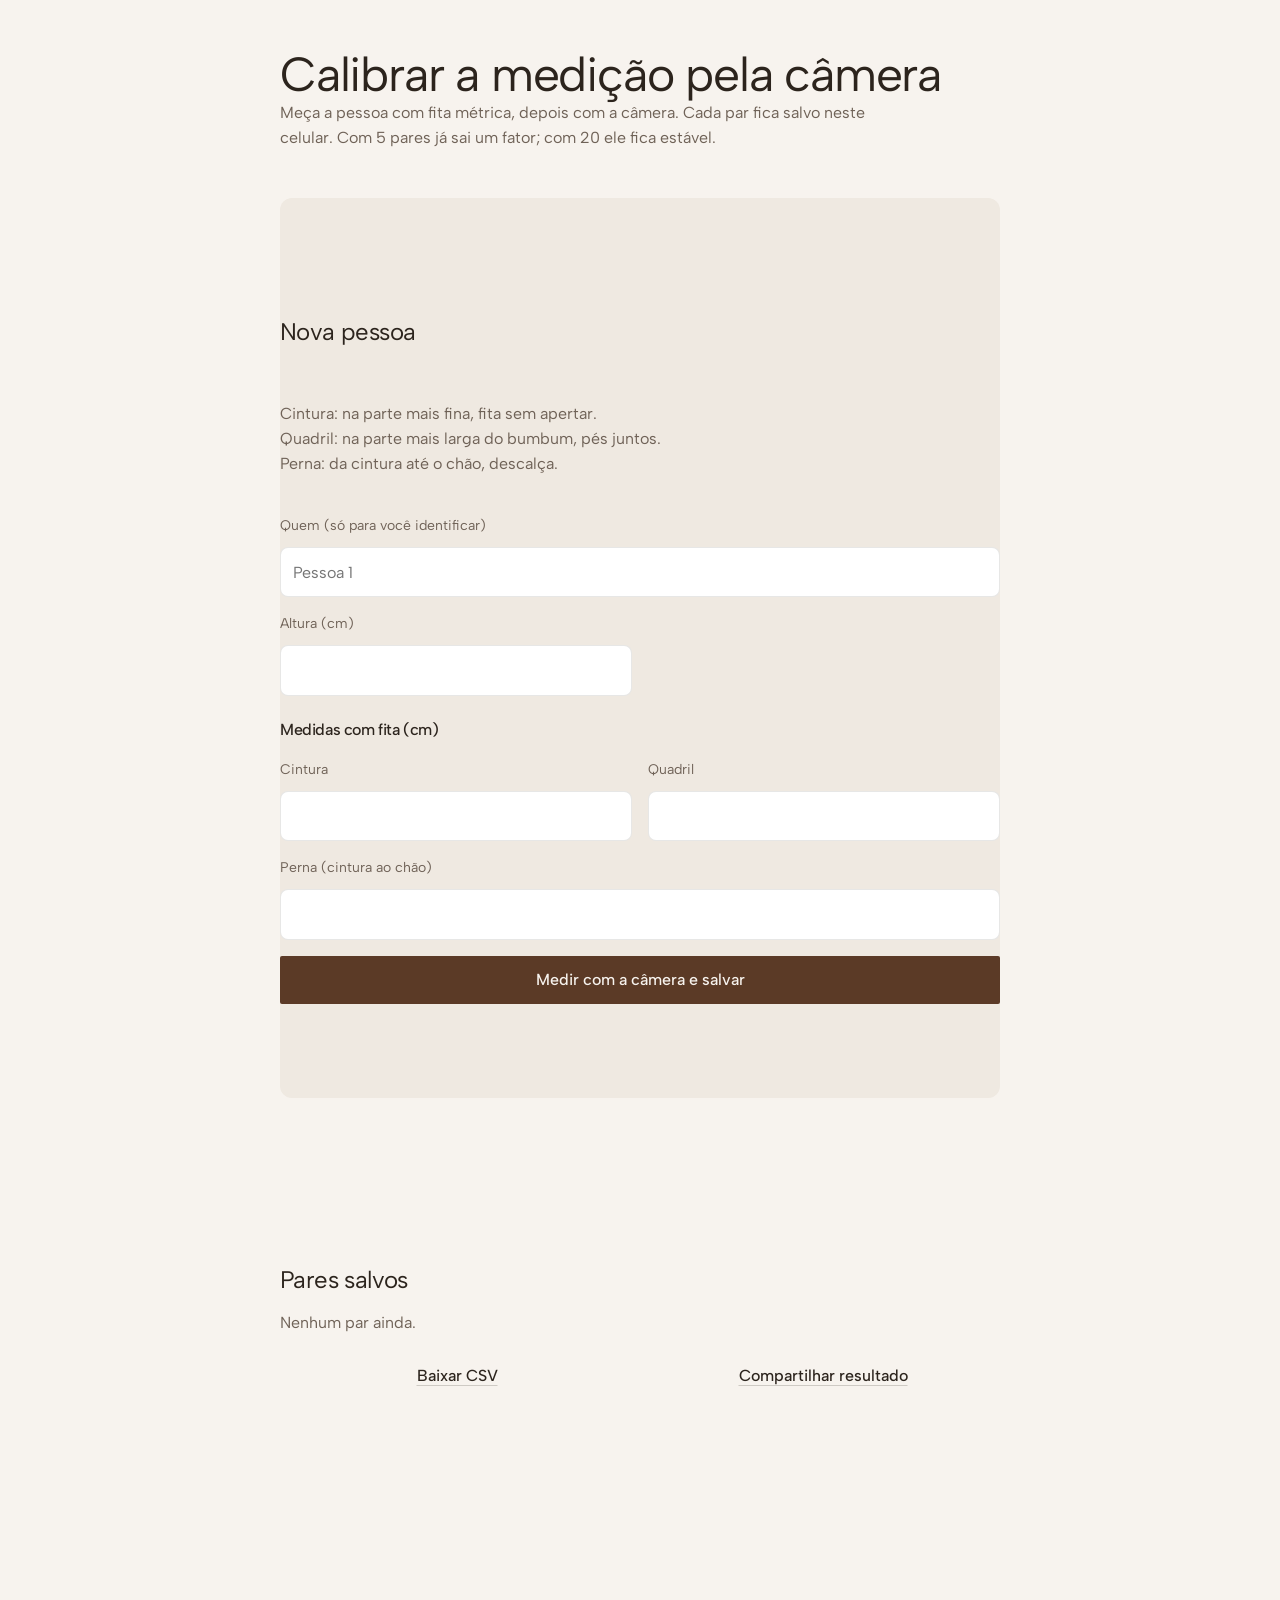
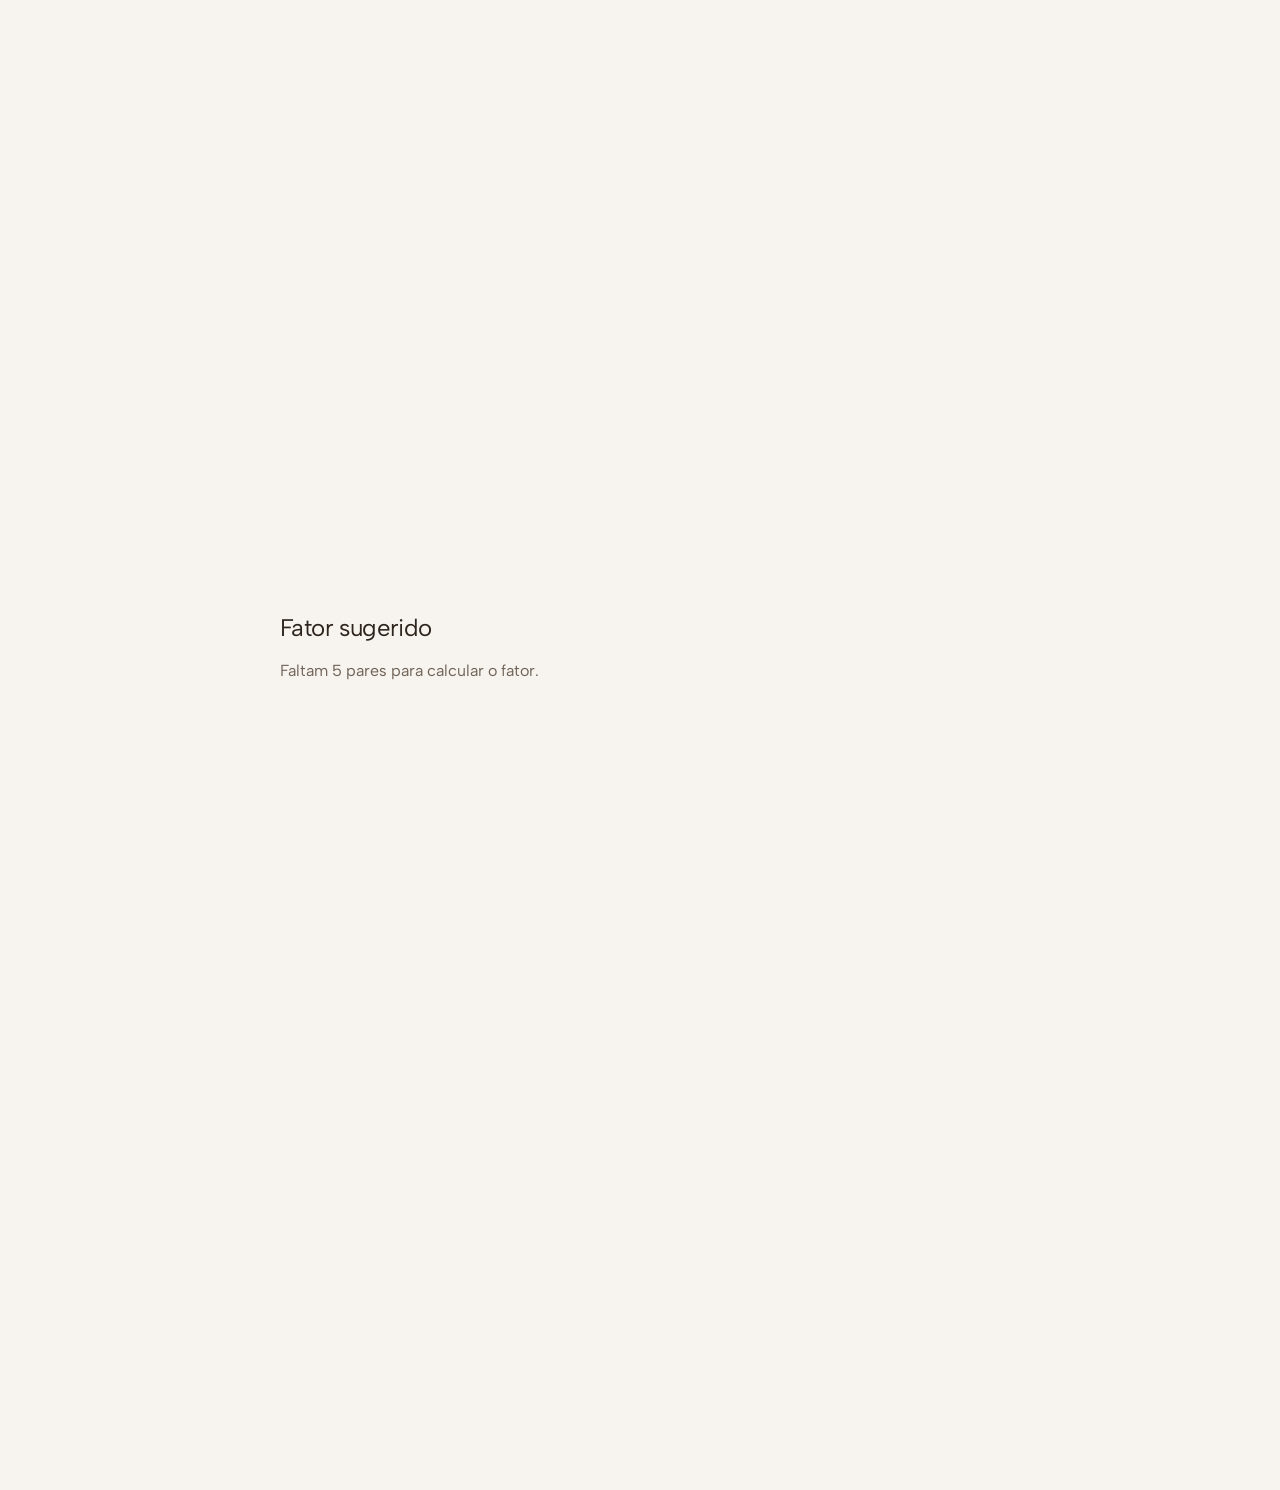
<file: calibrar.html>
<!doctype html>
<!-- Calibração da medição pela câmera: uso interno, sem link no site. Cada pessoa é medida com fita e com a câmera;
     os pares ficam no localStorage deste aparelho ('calibracao') e saem em CSV. O fator sugerido vai em MED.AJUSTE
     (provador.js). Compara o valor BRUTO da câmera (sem AJUSTE), então recalibrar depois de um ajuste continua certo. -->
<html lang="pt-BR" data-radius="soft" data-buttons="block">
<head>
<meta charset="utf-8">
<meta name="viewport" content="width=device-width, initial-scale=1, viewport-fit=cover">
<meta name="robots" content="noindex, nofollow">
<title>Seu Jeito: calibrar a medição</title>
<link rel="icon" href="img/logo.svg" type="image/svg+xml">
<link rel="preconnect" href="https://fonts.googleapis.com">
<link rel="preconnect" href="https://fonts.gstatic.com" crossorigin>
<link href="https://fonts.googleapis.com/css2?family=Albert+Sans:wght@400..700&display=swap" rel="stylesheet">
<link rel="stylesheet" href="assets/system.css">
<style>
:root {
  --p-bg: #f7f3ee; --p-surface: #efe9e1; --p-ink: #2c241d; --p-muted: #6f6257;
  --p-accent: #5b3a26; --p-accent-ink: #f7f3ee; --p-action: #5b3a26; --p-action-ink: #f7f3ee;
  --p-inv-bg: #2c241d; --p-inv-surface: #383029; --p-inv-ink: #f7f3ee; --p-inv-muted: #a39d97;
  --p-inv-accent: #f7f3ee; --p-inv-accent-ink: #2c241d; --p-inv-action: #f7f3ee; --p-inv-action-ink: #2c241d;
  --font-display: "Albert Sans", system-ui, sans-serif; --font-text: "Albert Sans", system-ui, sans-serif;
  --display-weight: 400; --display-tracking: -0.025em;
}
body { background: var(--bg); }
.pag { width: min(100% - 32px, 720px); margin: 0 auto; padding: var(--s-7) 0 var(--s-9); display: grid; gap: var(--s-7); }
.pag h1 { font-size: clamp(32px, 6vw, 48px); line-height: 1.1; }
.pag h2 { font-size: 24px; line-height: 1.2; margin-bottom: var(--s-4); }
.pag p, .pag li { max-width: 62ch; }
.muted { color: var(--muted); }
.caixa { background: var(--surface); border-radius: var(--r-md); padding: var(--s-5); display: grid; gap: var(--s-4); }
.campos h3 { grid-column: 1 / -1; font: 500 16px var(--font-text); margin-top: var(--s-2); }
.acoes { display: flex; flex-wrap: wrap; gap: var(--s-3); }
.acoes .btn { flex: 1 1 200px; }
.resultado:empty { display: none; }
.resultado.erro { color: #a3341f; }
table { width: 100%; border-collapse: collapse; font-variant-numeric: tabular-nums; font-size: 15px; }
th, td { text-align: right; padding: var(--s-2) var(--s-2); border-bottom: 1px solid var(--line); white-space: nowrap; }
th:first-child, td:first-child { text-align: left; white-space: normal; }
th { font-weight: 500; color: var(--muted); }
.pag > * { min-width: 0; } /* senão a tabela larga estica a coluna do grid e a página rola de lado */
.tabela, #fator { overflow-x: auto; }
.del { border: 0; background: none; color: var(--muted); font-size: 20px; cursor: pointer; min-width: 44px; min-height: 44px; }
.bom { color: #2f6b3a; } .ruim { color: #a3341f; }
#fator th, #fator td { white-space: normal; }
pre { white-space: pre-wrap; word-break: break-word; background: var(--ink); color: var(--bg); padding: var(--s-4); border-radius: var(--r-sm); overflow-x: auto; font-size: 14px; }
</style>
<link rel="stylesheet" href="medicao.css?v=1">
<script type="importmap">{"imports":{"three":"https://cdn.jsdelivr.net/npm/three@0.160.0/build/three.module.js","three/addons/":"https://cdn.jsdelivr.net/npm/three@0.160.0/examples/jsm/"}}</script>
</head>
<body>
<main class="pag">
  <header>
    <h1>Calibrar a medição pela câmera</h1>
    <p class="muted">Meça a pessoa com fita métrica, depois com a câmera. Cada par fica salvo neste celular. Com 5 pares já sai um fator; com 20 ele fica estável.</p>
  </header>

  <section class="caixa" aria-labelledby="nova-h">
    <h2 id="nova-h">Nova pessoa</h2>
    <ol class="muted">
      <li>Cintura: na parte mais fina, fita sem apertar.</li>
      <li>Quadril: na parte mais larga do bumbum, pés juntos.</li>
      <li>Perna: da cintura até o chão, descalça.</li>
    </ol>
    <form id="nova" class="campos" novalidate>
      <label class="full">Quem (só para você identificar)<input name="quem" autocomplete="off" placeholder="Pessoa 1"></label>
      <label>Altura (cm)<input name="altura" type="number" min="130" max="200" required inputmode="decimal"></label>
      <h3>Medidas com fita (cm)</h3>
      <label>Cintura<input name="cintura" type="number" min="50" max="130" step="0.5" required inputmode="decimal"></label>
      <label>Quadril<input name="quadril" type="number" min="65" max="150" step="0.5" required inputmode="decimal"></label>
      <label class="full">Perna (cintura ao chão)<input name="comprimento" type="number" min="55" max="115" step="0.5" required inputmode="decimal"></label>
    </form>
    <div class="acoes"><button type="button" class="btn btn--primary" id="medir">Medir com a câmera e salvar</button></div>
    <p class="resultado" id="resultado" role="status"></p>
  </section>

  <section aria-labelledby="pares-h">
    <h2 id="pares-h">Pares salvos</h2>
    <div class="tabela" id="tabela"></div>
    <div class="acoes" style="margin-top: var(--s-4)">
      <button type="button" class="btn btn--secondary" id="csv">Baixar CSV</button>
      <button type="button" class="btn btn--secondary" id="compartilhar">Compartilhar resultado</button>
    </div>
  </section>

  <section aria-labelledby="fator-h">
    <h2 id="fator-h">Fator sugerido</h2>
    <div id="fator"></div>
  </section>
</main>

<dialog id="medicao" aria-labelledby="medicao-h">
  <div class="dlg-head"><h3 id="medicao-h">Medir com a câmera</h3><button type="button" class="voz-btn" aria-pressed="true">Voz ligada</button><button type="button" class="medicao-fechar" aria-label="Fechar medição">×</button></div>
  <div class="etapa-tutorial">
    <video class="tutorial-video" src="img/tutorial-medicao.mp4?v=2" poster="img/tutorial-medicao.jpg" playsinline muted controls preload="metadata"></video>
    <div class="tutorial-acoes">
      <button type="button" class="btn btn--primary comecar">Abrir a câmera e medir</button>
      <p>Durante a medição a voz diz o que fazer. Nenhuma imagem é gravada nem enviada.</p>
    </div>
  </div>
  <div class="etapa-camera" hidden>
    <div class="cam"><video playsinline muted></video><canvas></canvas><p class="status" aria-live="polite"></p></div>
    <div class="progresso" aria-hidden="true"><i></i></div>
    <ol class="passos">
      <li>De frente, corpo inteiro no quadro, braços afastados do corpo.</li>
      <li>De lado, com os braços cruzados no peito.</li>
    </ol>
    <p class="dica">Roupa justa, descalça, celular em pé na altura da cintura, a uns 2,5 m.</p>
  </div>
</dialog>

<script type="module" src="provador.js?v=9"></script>
<script>
const K = ['cintura', 'quadril', 'comprimento'], NOME = { cintura: 'Cintura', quadril: 'Quadril', comprimento: 'Perna' };
const ler = () => { try { return JSON.parse(localStorage.getItem('calibracao')) || []; } catch { return []; } };
const gravar = l => localStorage.setItem('calibracao', JSON.stringify(l));
const f1 = n => n.toLocaleString('pt-BR', { maximumFractionDigits: 1 });

// fator por mínimos quadrados pela origem: k = Σ fita·câmera / Σ câmera². Multiplica a câmera e chega o mais perto da fita.
function estatistica(l) {
  const r = {};
  for (const k of K) {
    const c = l.map(p => p.cam[k]), t = l.map(p => p.fita[k]), n = l.length;
    const fator = c.reduce((s, x, i) => s + x * t[i], 0) / (c.reduce((s, x) => s + x * x, 0) || 1);
    const erroAntes = c.reduce((s, x, i) => s + Math.abs(x - t[i]), 0) / n;
    const erroDepois = c.reduce((s, x, i) => s + Math.abs(x * fator - t[i]), 0) / n;
    const vies = c.reduce((s, x, i) => s + (x - t[i]), 0) / n;
    r[k] = { fator, erroAntes, erroDepois, vies };
  }
  return r;
}

function desenhar() {
  const l = ler();
  document.getElementById('tabela').innerHTML = l.length ? `<table>
    <thead><tr><th>Quem</th>${K.map(k => `<th>${NOME[k]} fita</th><th>câmera</th>`).join('')}<th></th></tr></thead>
    <tbody>${l.map((p, i) => `<tr><td>${p.quem.replace(/</g, '&lt;')}<br><small class="muted">${p.altura} cm</small></td>${K.map(k => {
      const d = p.cam[k] - p.fita[k];
      return `<td>${f1(p.fita[k])}</td><td class="${Math.abs(d) <= 2 ? 'bom' : 'ruim'}">${f1(p.cam[k])} (${d > 0 ? '+' : ''}${f1(d)})</td>`;
    }).join('')}<td><button class="del" data-i="${i}" aria-label="Apagar ${p.quem.replace(/"/g, '')}">×</button></td></tr>`).join('')}</tbody></table>`
    : '<p class="muted">Nenhum par ainda.</p>';
  document.querySelectorAll('.del').forEach(b => b.onclick = () => {
    if (!confirm('Apagar este par?')) return;
    const l = ler(); l.splice(+b.dataset.i, 1); gravar(l); desenhar();
  });
  const alvo = document.getElementById('fator');
  if (l.length < 5) { alvo.innerHTML = `<p class="muted">Faltam ${5 - l.length} pares para calcular o fator.</p>`; return; }
  const e = estatistica(l);
  alvo.innerHTML = `<table><thead><tr><th>Medida</th><th>A câmera erra em média</th><th>Tende a</th><th>Com o fator</th><th>Fator</th></tr></thead><tbody>
    ${K.map(k => `<tr><td>${NOME[k]}</td><td>${f1(e[k].erroAntes)} cm</td><td>${e[k].vies > 0 ? 'sobrar' : 'faltar'} ${f1(Math.abs(e[k].vies))} cm</td><td>${f1(e[k].erroDepois)} cm</td><td>${e[k].fator.toFixed(3)}</td></tr>`).join('')}
    </tbody></table>
    <p class="muted" style="margin-top: var(--s-4)">Com ${l.length} pares. Linha para o provador.js:</p>
    <pre>AJUSTE: { cintura: ${e.cintura.fator.toFixed(3)}, quadril: ${e.quadril.fator.toFixed(3)}, comprimento: ${e.comprimento.fator.toFixed(3)} }</pre>`;
}

document.getElementById('medir').onclick = async () => {
  const f = document.getElementById('nova'), out = document.getElementById('resultado');
  out.classList.remove('erro'); out.textContent = '';
  for (const n of ['altura', ...K]) if (!f[n].reportValidity()) return;
  try {
    if (!window.medirCorpo) throw new Error('erro');
    const r = await window.medirCorpo(+f.altura.value);
    const par = { quem: f.quem.value.trim() || `Pessoa ${ler().length + 1}`, data: new Date().toISOString(), altura: +f.altura.value,
      fita: Object.fromEntries(K.map(k => [k, +f[k].value])), cam: r.bruto };
    const l = ler(); l.push(par); gravar(l);
    out.textContent = `Salvo. Câmera: cintura ${f1(r.bruto.cintura)}, quadril ${f1(r.bruto.quadril)}, perna ${f1(r.bruto.comprimento)} cm.`;
    f.reset(); desenhar();
  } catch (e) {
    if (e.message === 'cancelada') return;
    out.classList.add('erro');
    out.textContent = e.message === 'camera' ? 'Não conseguimos abrir a câmera. Libere o acesso e tente de novo.' : 'A medição não funciona neste navegador.';
  }
};

function csv() {
  const l = ler(), linhas = [['quem', 'data', 'altura', ...K.flatMap(k => [`${k}_fita`, `${k}_camera`])].join(';'),
    ...l.map(p => [p.quem, p.data, p.altura, ...K.flatMap(k => [p.fita[k], p.cam[k]])].map(v => String(v).replace(/;/g, ',')).join(';'))];
  return linhas.join('\n');
}
document.getElementById('csv').onclick = () => {
  const a = document.createElement('a');
  a.href = URL.createObjectURL(new Blob(['﻿' + csv()], { type: 'text/csv;charset=utf-8' }));
  a.download = `calibracao-seu-jeito-${new Date().toISOString().slice(0, 10)}.csv`; a.click();
};
document.getElementById('compartilhar').onclick = async () => {
  const texto = `Calibração Seu Jeito (${ler().length} pares)\n\n${csv()}\n\n${document.querySelector('#fator pre')?.textContent || ''}`;
  try { if (navigator.share) return await navigator.share({ title: 'Calibração Seu Jeito', text: texto }); } catch { return; }
  await navigator.clipboard.writeText(texto); alert('Copiado. Cole no WhatsApp ou no e-mail.');
};
desenhar();
</script>
</body>
</html>
</file>
<file: assets/system.css>
/*
  taste-skill system.css - the one system for the page. Link it first, then assets/ui/cards.css (the
  feature card, its panel and the fragment placements), then set the palette (--p-*), the fonts and
  the radius set on :root in the page (node scripts/start.mjs prints that block).
  Do not add a second grid, spacing scale, type scale, radius scale, button or card style.
*/

/* ---------------------------------------------------------------- tokens */
:root {
  /* palette (hex only; fx.js reads --bg --surface --ink --muted --accent --accent-ink) */
  --p-bg: #ffffff;
  --p-surface: #f4f4f4;
  --p-ink: #111111;
  --p-muted: #6b6b6b;
  --p-accent: #1a4be0;
  --p-accent-ink: #ffffff;
  --p-action: #1a4be0;      /* buttons, links, focus: the accent, or the ink when the accent is too pale */
  --p-action-ink: #ffffff;
  --p-inv-bg: #111111;
  --p-inv-surface: #1c1c1c;
  --p-inv-ink: #f4f4f4;
  --p-inv-muted: #a3a3a3;
  --p-inv-accent: #ffffff;
  --p-inv-accent-ink: #111111;
  --p-inv-action: #ffffff;
  --p-inv-action-ink: #111111;
  /* the lit ground behind UI and in the closing band (references/cards.md), one per page, tech pages only
     (none on kind other, which is flat): <html data-ground="sand|sky|sage|painting">. system.js gives it to every ground
     that holds UI, on light and dark pages alike; --hue on one panel changes only its accent */
  --ground-bg: #d9ccb7; --ground-surface: #e9e0d2; --ground-ink: #2a2622; --ground-muted: #5a534a; --ground-accent: #a8794a;

  /* fonts */
  --font-display: system-ui, -apple-system, "Segoe UI", sans-serif;
  --font-text: system-ui, -apple-system, "Segoe UI", sans-serif;
  --font-mono: ui-monospace, "SFMono-Regular", Menlo, Consolas, monospace;
  --display-weight: 400;    /* headlines 400; 500 on a tech page (software, gaming, hardware) */
  --display-tracking: -0.025em;

  /* the page rhythm (references/layout-v4.md): one section per screen. The header is fixed and
     --nav tall; every section is padded --padt above and --padb (plus the phone action bar, --bar)
     below, and is exactly one or two screens tall (--h: 1 or 2; --hm on a phone). The hero's words
     start --hgap under the header and its content ends --hpadb above the fold. */
  --nav: 72px;
  --padt: 120px;
  --padb: 72px;
  --hgap: 48px;
  --hpadb: 64px;
  --bar: 0px;
  /* grid: one .wrap (alias .container) for the header, every section and the footer, the same
     --gut on both sides: 1280 wide at x 80-1360 at 1440, 342 at x 24-366 at 390 */
  --container: 1280px;
  --gut: 80px;
  --pad: var(--gut);
  --gutter: 24px;

  /* spacing: 4/8 scale */
  --s-1: 4px;  --s-2: 8px;  --s-3: 12px; --s-4: 16px; --s-5: 24px;
  --s-6: 32px; --s-7: 48px; --s-8: 64px; --s-9: 96px; --s-10: 128px;
  --section: 40px;      /* only a .section outside main (the kit's demo pages); every main > section and
                           footer.closing take --padt and --padb */
  --section-band: 56px; /* the same for an older footer outside footer.closing */
  --head-gap: 48px;     /* the one heading-to-content gap, 32 on a phone (layout.css reads it as --ly-head-gap) */
  --card-pad: 16px;     /* card padding (cards.css sets its own for cards with a panel) */
  --card-gap: 16px;     /* gap between cards */

  /* type scale (the only sizes on the page) */
  --t-label: 13px;
  --t-small: 14px;
  --t-body: 16px;
  --t-lead: 18px;
  --t-card: 18px;
  --t-h3: 24px;
  /* straight lines from the phone size at 390 to the desktop size at 1440 (system.md's table) */
  --t-h2: clamp(30px, 1.72vw + 23.3px, 48px);
  --t-h1: clamp(38px, 3.24vw + 25.4px, 72px);
  /* a big number stays a step under the h2 (VI-11): 38 at 1440, 28 at 390, so it never reads as a
     section heading; a stats row and a price set their own, smaller still */
  --t-stat: clamp(28px, .952vw + 24.29px, 38px);

  /* radius: one scale (soft by default; data-radius on <html> switches it) */
  --r-sm: 8px;  --r-md: 12px; --r-lg: 20px; --r-btn: 8px;

  /* controls (fixed here; a page never adds its own) */
  --btn-h: 44px;
  --btn-h-sm: 36px;
  --nav-h: var(--nav);  /* the older name, kept for the kit's files */
  --icon: 16px;         /* small icons: socials, menu chevrons, mono brand marks */

  /* motion: the one UI ease-out (motion.css --m-ease and ui/base.css --u-ease read it; references/motion.md) */
  --ease: cubic-bezier(.2, .8, .2, 1);
  --dur: 180ms;
}
html[data-radius="sharp"] { --r-sm: 4px; --r-md: 6px;  --r-lg: 8px;  --r-btn: 4px; }
html[data-radius="soft"]  { --r-sm: 8px; --r-md: 12px; --r-lg: 20px; --r-btn: 8px; }
html[data-radius="round"] { --r-sm: 10px; --r-md: 16px; --r-lg: 24px; --r-btn: 999px; }
/* the four lit grounds (references/cards.md); sand is the default above. painting goes with
   painterly-landscape (x.ai's daylight sky over olive hills) */
html[data-ground="sky"]      { --ground-bg: #c6d3df; --ground-surface: #d6e0e9; --ground-ink: #25303a; --ground-muted: #4d5964; --ground-accent: #3f6a92; }
html[data-ground="sage"]     { --ground-bg: #cdd6c6; --ground-surface: #dce3d6; --ground-ink: #262d24; --ground-muted: #535b51; --ground-accent: #6c8e63; }
html[data-ground="painting"] { --ground-bg: #79a8d6; --ground-surface: #a6c4e2; --ground-ink: #16212c; --ground-muted: #273949; --ground-accent: #9c9b3c; }
/* cards.css takes its card and panel radii from this scale */
html[data-radius] .card { --c-r: var(--r-lg); }
html[data-radius] .panel { --p-r: var(--r-md); }

/* a phone: the header 56, the sections padded 96 / 48, the hero's words 40 under the header and its
   content ending 24 above the fold, 24 at both sides, 12 between columns */
@media (max-width: 639px) {
  :root { --nav: 56px; --padt: 96px; --padb: 48px; --hgap: 40px; --hpadb: 24px; --gut: 24px; --gutter: 12px; --card-gap: 12px; --head-gap: 32px; }
}
@media (min-width: 640px) {
  :root { --gut: 48px; --section: 48px; --section-band: 72px; --card-pad: 24px; }
}
@media (min-width: 1024px) {
  :root { --gut: 80px; --section: 56px; --section-band: 96px; --card-gap: 24px;
          --t-lead: 20px; --t-card: 20px; --t-h3: 28px; }
  /* a place (and a local service): the 1200 column at x 120-1320 */
  html[data-type="place"] { --gut: 120px; --container: 1200px; }
}
/* a place (VI-06, ST-96, PH-23): its own smaller type (h1 48/53 and 32/37, h2 32/40 and 24/30, titles
   and the sub-line 20 and 18), the Recipe 3 hero's gap under its photograph (40, 24 on a phone),
   square photographs and cards and 2px buttons, whatever data-radius and data-buttons say */
:root[data-type="place"] {
  --hgap: 40px;
  --t-h1: clamp(32px, 1.524vw + 26.06px, 48px);
  --t-h2: clamp(24px, .762vw + 21px, 32px);
  --t-h3: clamp(20px, .381vw + 18.51px, 24px);
  --r-sm: 2px; --r-md: 0px; --r-lg: 0px; --r-btn: 2px;
}
:root[data-type="place"] :is(h1, .t-h1) { line-height: 1.104; }
:root[data-type="place"] :is(h2, .t-h2) { line-height: 1.25; }
@media (max-width: 639px) {
  :root[data-type="place"] { --hgap: 24px; }
  :root[data-type="place"] :is(h1, .t-h1) { line-height: 1.156; }
}

/* ---------------------------------------------------------------- grounds (at most three) */
:root, .ground-base {
  --bg: var(--p-bg); --surface: var(--p-surface); --ink: var(--p-ink); --muted: var(--p-muted);
  --accent: var(--p-accent); --accent-ink: var(--p-accent-ink); --card: var(--p-surface);
  --action: var(--p-action); --action-ink: var(--p-action-ink);
}
.ground-surface {
  --bg: var(--p-surface); --surface: var(--p-bg); --ink: var(--p-ink); --muted: var(--p-muted);
  --accent: var(--p-accent); --accent-ink: var(--p-accent-ink); --card: var(--p-bg);
  --action: var(--p-action); --action-ink: var(--p-action-ink);
}
.ground-inverse {
  --bg: var(--p-inv-bg); --surface: var(--p-inv-surface); --ink: var(--p-inv-ink); --muted: var(--p-inv-muted);
  --accent: var(--p-inv-accent); --accent-ink: var(--p-inv-accent-ink); --card: var(--p-inv-surface);
  --action: var(--p-inv-action); --action-ink: var(--p-inv-action-ink);
}
:root, .ground-base, .ground-surface, .ground-inverse {
  --line: color-mix(in oklab, var(--ink) 11%, transparent);
  --line-strong: color-mix(in oklab, var(--ink) 20%, transparent);
  /* effects (fx.js) and UI fragments (assets/ui) take the colours of the ground they sit on */
  --fx-bg: var(--bg); --fx-surface: var(--surface); --fx-ink: var(--ink); --fx-muted: var(--muted);
  --fx-accent: var(--accent); --fx-accent-ink: var(--accent-ink);
  --ui-font: var(--font-text); --ui-mono: var(--font-mono); --ui-radius: var(--r-md);
}
.ground-base, .ground-surface, .ground-inverse { background: var(--bg); color: var(--ink); }

/* ---------------------------------------------------------------- base */
*, *::before, *::after { box-sizing: border-box; }
/* an anchor lands on the section's top (the judge's frame): the fixed header covers --nav of its --padt */
html { -webkit-text-size-adjust: 100%; scroll-padding-top: 0; scroll-behavior: auto; margin: 0; }
body {
  margin: 0; background: var(--bg); color: var(--ink);
  font: 400 var(--t-body)/1.55 var(--font-text);
  -webkit-font-smoothing: antialiased; text-rendering: optimizeLegibility; overflow-x: clip;
}
img, svg, video, canvas { display: block; max-width: 100%; }
/* hidden means hidden, also on an img the line above makes a block (a menu tab's photograph, a peek photograph) */
[hidden] { display: none !important; }
img, video { height: auto; }
a { color: inherit; text-decoration: none; }
button { font: inherit; color: inherit; }
h1, h2, h3, h4, p, ul, ol, figure, blockquote { margin: 0; }
ul, ol { padding: 0; list-style: none; }
h1, h2, h3, h4 {
  font-family: var(--font-display); font-weight: var(--display-weight);
  letter-spacing: var(--display-tracking); text-wrap: balance; overflow-wrap: break-word;
  /* a long word (a German compound at 390) breaks at a syllable with a hyphen, in the language of <html lang>;
     only words of 10 letters or more, 4 at least on each side, so a short English heading never breaks */
  hyphens: auto; -webkit-hyphens: auto; hyphenate-limit-chars: 10 4 4;
}
h1, .t-h1 { font-size: var(--t-h1); line-height: 1.04; }
h2, .t-h2 { font-size: var(--t-h2); line-height: 1.1; }
h3, .t-h3 { font-size: var(--t-h3); line-height: 1.2; }
h4, .t-card { font-family: var(--font-text); font-weight: 500; font-size: var(--t-card); line-height: 1.3; letter-spacing: -0.01em; }
p { text-wrap: pretty; }
.t-lead  { font-size: var(--t-lead); line-height: 1.5; }
.t-body  { font-size: var(--t-body); line-height: 1.55; }
.t-small { font-size: var(--t-small); line-height: 1.5; }
.t-label { font-size: var(--t-label); font-weight: 500; line-height: 1.4; letter-spacing: 0.01em; }
.t-stat  { font-family: var(--font-display); font-weight: var(--display-weight); font-size: var(--t-stat);
           line-height: 1; letter-spacing: var(--display-tracking); font-variant-numeric: tabular-nums; }
.muted { color: var(--muted); }
.mono  { font-family: var(--font-mono); }
.measure { max-width: 62ch; }
:focus-visible { outline: 2px solid var(--action); outline-offset: 2px; border-radius: 2px; }
::selection { background: color-mix(in oklab, var(--accent) 30%, transparent); }

/* ---------------------------------------------------------------- grid */
.wrap, .container { width: min(100% - 2 * var(--gut), var(--container)); margin-inline: auto; padding-inline: 0; }
.grid { display: grid; grid-template-columns: repeat(12, minmax(0, 1fr)); column-gap: var(--gutter); row-gap: var(--card-gap); }
.grid > * { min-width: 0; grid-column: 1 / -1; }
.section { padding-block: var(--section); }

/* ---------------------------------------------------------------- one section per screen
   The page is a stack of screens. Framed at scrollY = k x the screen height, a shot shows exactly one
   section: the hero alone on the first screen, every other section (and footer.closing, the close and
   the footer in one) exactly one or two screens tall, its h2 first, --padt under its top. Heights
   and padding do it: no pinning, snapping or script.
     <section class="section" id=".." style="--h: 2">     (2 screens; --hm sets a phone's count alone)
       <div class="wrap"> the h2 first, then the content </div>     (the one in-flow child)
     </section>
   A layer (a full-bleed photograph or ground behind the words) is an <img class="layer" aria-hidden="true">
   beside the .wrap. Content must fit: one screen holds 708px of content at 1440x900 (900 - 120 - 72),
   two hold 1,608 (the second screen's part starts --padt under its top with .g2). From 640 to 1279 a
   section keeps at least its screens and grows past them rather than overlap the next. */
main > :is(section, .section), footer.closing {
  position: relative; box-sizing: border-box;
  height: calc(var(--h, 1) * 100vh); height: calc(var(--h, 1) * 100svh);
  padding: var(--padt) 0 calc(var(--padb) + var(--bar));
}
main > :is(section, .section) > :is(.wrap, .container), footer.closing > .wrap { position: relative; z-index: 1; height: 100%; }
main > :is(section, .section) > :is(.wrap, .container):not(.grid) { display: flex; flex-direction: column; }
/* a .wrap that is the section's grid too (class="wrap grid"): its rows start at the top */
main > :is(section, .section) > :is(.wrap, .container).grid { align-content: start; }
/* .fill: the block that takes what the screen leaves under the heading (a photograph, a frame) */
main > :is(section, .section) > .wrap > .fill { flex: 1 1 0; min-height: 0; }
/* two screens as two groups: row 1 the h2 and the first group, row 2 the rest (no second h2), starting
   --padt under the second screen's top, so the second shot looks like any other section */
main > :is(section, .section).g2, footer.closing.g2 { --h: 2; }
main > :is(section, .section).g2 > :is(.wrap, .container), footer.closing.g2 > .wrap { display: grid; grid-template-rows: minmax(0, 1fr) minmax(0, 1fr); row-gap: calc(var(--padt) + var(--padb) + var(--bar)); }
main > :is(section, .section).g2 > :is(.wrap, .container) > *, footer.closing.g2 > .wrap > * { min-height: 0; align-self: start; }
main > :is(section, .section).g2 > :is(.wrap, .container) > :is(.group, .fill) { align-self: stretch; }
/* a group: one screen's part of a .g2 section (its h2 and first rows, or the rest) */
.group { display: flex; flex-direction: column; min-height: 0; }
/* each screen's card row runs down to that screen's foot (the cards stretch, their panels grow), so
   the second screen of a .g2 is never a short row over an empty ground; both rows end on the same line */
@media (min-width: 1024px) {
  main > :is(section, .section).g2 > .wrap > .grid:last-child,
  main > :is(section, .section).g2 > .wrap > .group > .grid:last-child { align-self: stretch; flex: 1 1 auto; min-height: 0; }
}
.group > .fill { flex: 1 1 0; min-height: 0; }
@media (min-width: 640px) and (max-width: 1279px) {
  main > :is(section, .section):not(.hero, .section--hero), footer.closing {
    height: auto; min-height: calc(var(--h, 1) * 100vh); min-height: calc(var(--h, 1) * 100svh);
  }
  /* the section is a column and its .wrap takes all of it, so a .fill (a photograph, a frame) still
     grows to the section's foot (a min-height percentage would not resolve, leaving it at its least) */
  /* :where() keeps it at no weight, so a page's own phone- or tablet-only hiding (section.desk-only { display: none }) wins */
  :where(main > :is(section, .section):not(.hero, .section--hero), footer.closing) { display: flex; flex-direction: column; }
  main > :is(section, .section):not(.hero, .section--hero) > :is(.wrap, .container), footer.closing > .wrap { flex: 1 0 auto; height: auto; min-height: 0; }
}
/* a phone: lvh (the screen with its bars hidden) for every section but the hero; --hm when stacking
   makes the content taller than the desktop count */
@media (max-width: 639px) {
  /* at least its screens, never less: content a screen cannot hold makes the section taller (the rhythm
     check then asks for --hm: 2 or less content); a fixed height would lay its last rows over the next
     section, the fault the phone shots showed most (a list under the closing heading and its button) */
  main > :is(section, .section):not(.hero, .section--hero), footer.closing {
    height: auto; min-height: calc(var(--hm, var(--h, 1)) * 100vh); min-height: calc(var(--hm, var(--h, 1)) * 100lvh);
  }
  /* one grid row at least the screens tall that grows with the .wrap's content: the .wrap is stretched to
     it, so its .fill and its two groups still share a definite height */
  /* (at no weight, as on the tablet: a page's own section.desk-only { display: none } still hides it) */
  :where(main > :is(section, .section):not(.hero, .section--hero):has(> :is(.wrap, .container)), footer.closing) {
    display: grid; grid-template-columns: minmax(0, 1fr); grid-template-rows: 1fr; grid-auto-rows: auto;
  }
  main > :is(section, .section):not(.hero, .section--hero) > :is(.wrap, .container), footer.closing > .wrap { height: auto; }
  main > :is(section, .section).g2m, footer.closing.g2m { --hm: 2; }
  main > :is(section, .section).g2m > :is(.wrap, .container), footer.closing.g2m > .wrap { display: grid; grid-template-rows: minmax(0, 1fr) minmax(0, 1fr); row-gap: calc(var(--padt) + var(--padb) + var(--bar)); }
  /* stacked in one, the two groups keep the open cards' 32px, so the first group's last panel never meets
     the next card's title */
  main > :is(section, .section).g2:not(.g2m) > :is(.wrap, .container) { display: flex; row-gap: var(--s-6); }
  /* what the two screens leave goes around the second group, so it opens below the header, not on the fold */
  main > :is(section, .section).g2:not(.g2m) > :is(.wrap, .container) > :last-child { margin-block: auto; }
  main > :is(section, .section).g2:not(.g2m) > :is(.wrap, .container) > * { align-self: stretch; }
}
/* a layer: the photograph or ground of a whole section, under its words, edge to edge */
main > :is(section, .section) > :is(img, video, canvas, picture).layer,
footer.closing > :is(img, video, canvas, picture).layer {
  position: absolute; inset: 0; z-index: 0; width: 100%; height: 100%; max-width: none; object-fit: cover; object-position: var(--pos, 50% 50%);
}
main > :is(section, .section) > picture.layer > img { width: 100%; height: 100%; object-fit: cover; }

/* the hero: exactly the first screen, the fixed header over its top. Its words start --hgap under the
   header (--photo adds a full-bleed photograph's height above them on a place); its content ends
   --hpadb above the fold, and nothing of the next section shows, at 1440, 1024, 820 and 390.
     <section class="hero hero--<type>"><div class="wrap"><div class="hero-text"> .. </div>[one strip]</div></section>
   .hero-text holds the whole composition (the words, and the picture or window beside or under them);
   one docked strip (logos, three facts) may follow it, at most 96px, desktop only. */
main > :is(.hero, .section--hero) {
  height: 100vh; height: 100svh; min-height: 0;
  padding: calc(var(--nav) + var(--photo, 0px) + var(--hgap)) 0 calc(var(--hpadb) + var(--bar));
}
:is(.hero, .section--hero) > .wrap { height: 100%; display: grid; grid-template-rows: minmax(0, 1fr) auto; row-gap: var(--s-7); }
:is(.hero, .section--hero) > .wrap > .hero-text { min-height: 0; }
/* a phone: the hero is at least the first screen and grows when a short phone (320x640) cannot hold its
   words, buttons and picture, so nothing of it lies over the next section or under the header */
@media (max-width: 639px) {
  main > :is(.hero, .section--hero) { height: auto; min-height: 100vh; min-height: 100svh; }
  main > :is(.hero, .section--hero):has(> :is(.wrap, .container)) { display: grid; grid-template-columns: minmax(0, 1fr); grid-template-rows: 1fr; grid-auto-rows: auto; }
  main > :is(.hero, .section--hero) > :is(.wrap, .container) { height: auto; }
}
:is(.hero, .section--hero) > .wrap > .hero-strip { grid-row: 2; max-height: 96px; }
@media (max-width: 639px) { :is(.hero, .section--hero) > .wrap > .hero-strip { display: none; } }
.section--hero .section-head { max-width: 860px; }
/* the starter's own hero (hero-split): the words on span-5 top-aligned, the picture on span-6 start-7
   as tall as the hero's content box (at most 716 at 1440x900); a phone stacks words, then the picture
   in what is left */
.hero-text.hero-split { height: 100%; align-items: stretch; }
.hero-split > .hero-copy { align-self: start; }
.hero-split > .hero-visual { position: relative; min-height: 0; height: 100%; }
@media (max-width: 1023px) {
  .hero-text.hero-split { display: flex; flex-direction: column; gap: var(--s-6); }
  .hero-split > .hero-visual { flex: 1 1 0; min-height: 200px; height: auto; }
}
.hero-copy > * + * { margin-top: var(--s-5); }
/* the h1 first in the words' column: its capitals start on the picture's top line, not the line box's
   (the leading above the capitals would put the words about 12px under the photograph's top) */
.hero-copy > h1:first-child { text-box: trim-start cap alphabetic; }
.hero-copy > .btn-row { margin-top: var(--s-6); }
/* three short facts at the foot of the words' column, on the picture's bottom line (no dead space
   under the buttons): <dl class="hero-facts"><div><dt>..</dt><dd>..</dd></div> x3</dl> */
@media (min-width: 1024px) {
  .hero-split > .hero-copy { height: 100%; display: flex; flex-direction: column; }
  .hero-split > .hero-copy > .hero-facts { margin-top: auto; }
}
.hero-facts { display: grid; grid-template-columns: repeat(3, minmax(0, 1fr)); gap: var(--s-5) var(--gutter); margin: 0; }
.hero-facts > div { display: grid; gap: var(--s-1); align-content: start; }
.hero-facts dt { font-size: var(--t-small); color: var(--muted); }
.hero-facts dd { margin: 0; font-weight: 500; }
@media (max-width: 1023px) { .hero-facts { display: none; } }
/* a notice line above the h1 (changed hours, a delivery cut-off): one line with a number, static,
   starting on the left line like the h1 under it */
.hero-notice { font-size: var(--t-small); font-weight: 500; color: var(--ink); }
.hero-notice b, .hero-notice strong { font-weight: 500; color: var(--accent); }
.hero-copy > .hero-notice + h1 { margin-top: var(--s-5); }

/* a phone: open tiles from a row of three or four (rooms, goods, beans) go two-up, an odd last one
   across the row, so a row of three fits one 844px screen (stacked one under another they need two) */
@media (max-width: 639px) {
  .grid > .tile:is(.span-3, .span-4) { grid-column: auto / span 6; }
  .grid > .tile:is(.span-3, .span-4):nth-child(odd of .tile):nth-last-child(1 of .tile) { grid-column: 1 / -1; }
  .grid > .tile:is(.span-3, .span-4) .tile__head { flex-wrap: wrap; gap: 0 var(--s-2); }
}
/* a phone: open cards (words on the ground, the panel under them) stacked one under another keep 32px
   between a panel's foot and the next card's title, so a title never reads as the panel's caption */
@media (max-width: 639px) { .grid:has(> .card--open) { row-gap: var(--s-6); } }
/* a phone stacks a two-screen section's four open tiles into its two screens: their panels take 180px (a wide
   crop), so the h2 and the first two tiles of two lines each end on the first screen and the four inside both,
   not a third of a screen past. A page that sets its group's own --p-h (#features .panel) sets its phone value
   too, as the starter does */
@media (max-width: 639px) { main > :is(section, .section).g2 .card--open > .panel { --p-h: 180px; } }
/* spans: desktop >= 1024. Tablet 640-1023: text cards on span-3 and span-6 go two-up; cards with a
   panel (a visual needs the width; the one exception is a span-6 pair, below)
   and everything else (split text and visuals, span-4 cards, span-5/7/8 blocks) take the full row, so a split stacks and no row is left half empty. Phone < 640: one column. */
@media (min-width: 640px) and (max-width: 1023px) {
  .grid > .card.span-3:not(:has(> .panel)), .grid > .card.span-6:not(:has(> .panel)) { grid-column: auto / span 6; }
  /* the one exception with a panel: a 2x2 (or a pair) of span-6 cards stays two-up from 720px (a panel
     of about 310px and more, wide enough for a kit fragment), so four cards take one or two screens
     at 768-820 instead of a card per row (four stacked panels run past two screens). Split cards and
     every other span keep the full row. Under 720 a card per row. */
  @media (min-width: 720px) {
    .grid > .card.span-6:has(> .panel):not(.card--split) { grid-column: auto / span 6; }
    .grid > .card.span-6:has(> .panel):not(.card--split):nth-child(odd of .card.span-6):nth-last-child(1 of .card.span-6) { grid-column: 1 / -1; }
  }
  /* open tiles (rooms, models, people, a photo pair) go two-up; an odd last one takes the row */
  .grid > .tile:is(.span-3, .span-4, .span-6) { grid-column: auto / span 6; }
  .grid > .tile:is(.span-3, .span-4, .span-6):nth-child(odd of .tile):nth-last-child(1 of .tile) { grid-column: 1 / -1; }
}
@media (min-width: 1024px) {
  .span-2  { grid-column: auto / span 2; }
  .span-3  { grid-column: auto / span 3; }
  .span-4  { grid-column: auto / span 4; }
  .span-5  { grid-column: auto / span 5; }
  .span-6  { grid-column: auto / span 6; }
  .span-7  { grid-column: auto / span 7; }
  .span-8  { grid-column: auto / span 8; }
  .span-9  { grid-column: auto / span 9; }
  .span-10 { grid-column: auto / span 10; }
  .span-12 { grid-column: auto / span 12; }
  .start-1 { grid-column-start: 1; } .start-2 { grid-column-start: 2; } .start-3 { grid-column-start: 3; }
  .start-5 { grid-column-start: 5; } .start-6 { grid-column-start: 6; } .start-7 { grid-column-start: 7; }
  .start-4 { grid-column-start: 4; } .start-8 { grid-column-start: 8; } .start-9 { grid-column-start: 9; }
  .start-10 { grid-column-start: 10; }
  /* a split is top-aligned: the words' first line and the picture's top on one line (never centred
     against each other, never mirrored: text left, the visual right, on every split of the page) */
  .grid--middle, .grid--top { align-items: start; }
}
/* card rows: every card in a row the same height (a plain .grid stretches them) */
.grid:is(.grid--middle, .grid--top) > .card { align-self: stretch; }
/* 1024-1279: a span-4 card's panel would be about 220px wide, too narrow for real UI. Cards with a
   panel on span-4 go two-up, a span-8 one takes the row, and an odd last one takes the row too
   (steps, proof row: two, then one wide; bento: the wide card, then the four small ones two by two) */
@media (min-width: 1024px) and (max-width: 1279px) {
  .grid > .card.span-4:has(> .panel) { grid-column: auto / span 6; }
  .grid > .card.span-8:has(> .panel),
  .grid > .card.span-4:has(> .panel):nth-child(odd of .card.span-4):nth-last-child(1 of .card.span-4) { grid-column: 1 / -1; }
}

/* ---------------------------------------------------------------- section heading */
.section-head { max-width: 760px; margin-bottom: var(--head-gap); display: grid; gap: var(--s-4); }
/* every heading starts on the left line (a centred head among left ones reads as a mistake): the
   old centred head is left-aligned too */
.section-head--center { text-align: left; justify-items: start; }
/* a head row: the h2 (and its line) left, one link or the section's button at the right line */
.section-head--split { max-width: none; display: flex; align-items: end; justify-content: space-between; gap: var(--s-5); flex-wrap: wrap; }
.section-head--split > div { display: grid; gap: var(--s-4); max-width: 760px; }
.section-head p { color: var(--ink); font-size: var(--t-lead); line-height: 1.5; max-width: 60ch; }
.section-head--row { max-width: none; display: flex; align-items: end; justify-content: space-between; gap: var(--s-5); flex-wrap: wrap; }
.section-head--row > div { display: grid; gap: var(--s-4); max-width: 760px; }
/* the hero row (hero-product, hero-cycle): the h1 and its line left, the buttons right, across 1280 */
.section--hero .section-head--row { max-width: none; }

/* ---------------------------------------------------------------- buttons (one pair, a dealt look)
   One pair a page, .btn--primary and .btn--secondary, in the look dealt with the page (sections.md)
   and set once on <html data-buttons>; the markup never changes:
     solid  filled primary, outlined secondary, the radius scale (Figma; the default)
     pill   pills, a chevron after the primary's label, a tinted secondary (x.ai)
     tonal  the radius scale, a tinted secondary with no outline (Linear, Vercel)
     arrow  an arrow after the primary's label; the secondary is a text link with an arrow (Stripe)
     block  near-square corners, 48px tall; the secondary is an underlined text link (shops, hotels) */
.btn {
  display: inline-flex; align-items: center; justify-content: center; gap: var(--s-2);
  height: var(--btn-h); padding: 0 var(--s-5); border-radius: var(--r-btn); border: 1px solid transparent;
  font: 500 var(--t-body)/1 var(--font-text); letter-spacing: 0; white-space: nowrap; cursor: pointer;
  transition: background-color var(--dur) var(--ease), color var(--dur) var(--ease), border-color var(--dur) var(--ease), text-decoration-color var(--dur) var(--ease);
}
.btn--primary { background: var(--action); color: var(--action-ink); }
.btn--primary:hover { background: color-mix(in oklab, var(--action) 86%, var(--ink)); }
/* an inverted primary (the action is the ground's ink: a brand band, a lit ground): its hover steps toward the ground, as the filled one steps toward the ink */
.ground-brand .btn--primary:hover { background: color-mix(in oklab, var(--action) 88%, var(--bg)); }
/* the ground's own colour with a clear border: never grey on grey, readable on an effect too */
.btn--secondary { background: var(--bg); color: var(--ink); border-color: var(--line-strong); }
.btn--secondary:hover { background: color-mix(in oklab, var(--bg) 94%, var(--ink)); border-color: color-mix(in oklab, var(--ink) 35%, transparent); }
.btn--sm { height: var(--btn-h-sm); padding: 0 var(--s-4); font-size: var(--t-small); }
html[data-buttons="pill"] { --r-btn: 999px; }
html[data-buttons="block"] { --r-btn: 2px; --btn-h: 48px; }
html:is([data-buttons="pill"], [data-buttons="tonal"]) .btn--secondary { background: color-mix(in oklab, var(--ink) 8%, var(--bg)); border-color: transparent; }
html:is([data-buttons="pill"], [data-buttons="tonal"]) .btn--secondary:hover { background: color-mix(in oklab, var(--ink) 14%, var(--bg)); border-color: transparent; }
/* arrow and block: the secondary is a text link at the button's height (no box: one button look) */
html:is([data-buttons="arrow"], [data-buttons="block"]) .btn--secondary {
  background: none; border-color: transparent; padding-inline: var(--s-2);
  text-decoration: underline; text-underline-offset: 4px; text-decoration-color: var(--line-strong);   /* the .link look */
}
html:is([data-buttons="arrow"], [data-buttons="block"]) .btn--secondary:hover { background: none; border-color: transparent; text-decoration-color: currentColor; }
/* the glyph after a label: a chevron (pill) or an arrow (arrow), drawn so every font shows the same */
html[data-buttons="pill"] .btn--primary::after,
html[data-buttons="arrow"] :is(.btn--primary, .btn--secondary)::after {
  content: ""; flex: none; width: 12px; height: 12px; margin-right: -2px; background: currentColor;
  -webkit-mask: var(--btn-glyph) center / contain no-repeat; mask: var(--btn-glyph) center / contain no-repeat;
  transition: transform var(--dur) var(--ease);
}
html[data-buttons="pill"] { --btn-glyph: url("data:image/svg+xml,%3Csvg xmlns='http://www.w3.org/2000/svg' viewBox='0 0 12 12'%3E%3Cpath d='M4.5 2.5 8 6l-3.5 3.5' fill='none' stroke='black' stroke-width='1.6' stroke-linecap='round' stroke-linejoin='round'/%3E%3C/svg%3E"); }
html[data-buttons="arrow"] { --btn-glyph: url("data:image/svg+xml,%3Csvg xmlns='http://www.w3.org/2000/svg' viewBox='0 0 12 12'%3E%3Cpath d='M1.5 6h8.5M6.5 2.5 10 6l-3.5 3.5' fill='none' stroke='black' stroke-width='1.5' stroke-linecap='round' stroke-linejoin='round'/%3E%3C/svg%3E"); }
@media (hover: hover) and (pointer: fine) { html:is([data-buttons="pill"], [data-buttons="arrow"]) .btn:hover::after { transform: translateX(3px); } }
.btn:active { transform: translateY(1px) scale(.985); }
.btn--arrow::after { content: "\2192"; transition: transform var(--dur) var(--ease); }
@media (hover: hover) and (pointer: fine) { .btn--arrow:hover::after { transform: translateX(3px); } }
/* the drawn arrow (assets/motion: its stem grows and its head moves 3px on hover), the last child of
   a primary button, a pill or a link: <svg class="m-arrow" viewBox="0 0 12 12" aria-hidden="true">
   <path class="m-arrow__stem" d="M1 6h8"/><path class="m-arrow__head" d="M4.5 2.5 8 6l-3.5 3.5"/></svg>.
   It replaces the dealt glyph, so a button never shows two */
.m-arrow { flex: none; width: 12px; height: 12px; margin-right: -2px; overflow: visible;
           fill: none; stroke: currentColor; stroke-width: 1.6; stroke-linecap: round; stroke-linejoin: round; }
.btn--xl .m-arrow { width: 0.62em; height: 0.62em; stroke-width: 1.4; }
:is(.btn, .link, .pill):has(> .m-arrow)::after { content: none; display: none; }
.btn-row { display: flex; flex-wrap: wrap; gap: var(--s-3); align-items: center; }
.section-head--center .btn-row { justify-content: center; }
/* on the phone every button row stacks full width */
@media (max-width: 639px) {
  .btn-row { flex-direction: column; align-items: stretch; width: 100%; justify-self: stretch; }
  /* full width, the second action is a text link at the button's height under the filled one (an
     outline across the whole screen reads as a rule, a pale fill as a switched-off button) */
  .btn-row > .btn--secondary { background: none; border-color: transparent; text-decoration: underline; text-underline-offset: 4px; text-decoration-color: var(--line-strong); }
  .section-head--split > .btn { width: 100%; }
}
.link { display: inline-flex; align-items: center; gap: var(--s-2); font-weight: 500; color: var(--ink);
        text-decoration: underline; text-decoration-color: var(--line-strong); text-underline-offset: 4px;
        transition: text-decoration-color var(--dur) var(--ease); }
.link:hover { text-decoration-color: currentColor; }
.link::after { content: "\2192"; display: inline-block; text-decoration: none; transition: transform var(--dur) var(--ease); }
@media (hover: hover) and (pointer: fine) { .link:hover::after { transform: translateX(3px); } }
.pill { display: inline-flex; align-items: center; gap: var(--s-2); height: 32px; padding: 0 var(--s-3);
        border-radius: 999px; border: 1px solid var(--line); background: var(--card);
        font-size: var(--t-label); color: var(--ink); }
.pill .muted { color: var(--muted); }

/* ---------------------------------------------------------------- card (one style) */
.card {
  display: flex; flex-direction: column; gap: var(--s-2); min-width: 0;
  background: var(--card); border: 1px solid var(--line); border-radius: var(--r-lg); padding: var(--card-pad);
}
/* small titles in the text face: a display face at 20px (a condensed or hairline serif) reads smaller than the body */
.card > h3, .card > h4, .card--plan h3 { font-family: var(--font-text); font-weight: 500; font-size: var(--t-card); line-height: 1.3; letter-spacing: -0.01em; }
/* the type floor (system.md): text people read is 16px or more in ink; cards.css sets it for its
   card text, this for a plain card's lines */
.card > p { color: var(--ink); font-size: var(--t-body); max-width: 52ch; }
/* at most two boxes one inside the other (sections.md): a card whose panel holds UI drops its own
   box, so its title and lines sit on the page ground over the panel (Figma's tiles), or runs the
   panel flush to its sides and bottom (cards.css .panel--flush) */
.card.card--open { --c-pad: 0px; background: none; border: 0; box-shadow: none; padding: 0; overflow: visible; }
.card.card--open > .panel { margin: var(--s-5) 0 0; border-radius: var(--r-lg); }
.card.card--open > .panel--top { margin: 0 0 var(--s-5); }
.card--plan.is-featured { border-color: var(--action); box-shadow: inset 0 0 0 1px var(--action); }
/* cards.css (linked after this file) sets .card { gap: 0 } for feature cards; a plan keeps its 16px rows */
.card.card--plan { gap: var(--s-4); }

/* ---------------------------------------------------------------- visuals: panels and frames
   A card's .panel (the inset visual), .stage and the placements (.at-corner, .at-rise, .at-over,
   .at-right, .at-center, .stage--fade-*) come from assets/ui/cards.css (references/cards.md).
   This file adds the frames (hero, split, square, closing band) and lets a .stage work inside them.
   The grounds' colours: system.js lights every ground that holds UI (see there). */
:not(.card) > .panel { border-radius: var(--p-r, var(--r-md)); }   /* a panel on its own: four round corners */
.menu-card .panel { --p-h: 160px; }
.frame {
  position: relative; isolation: isolate; overflow: clip; display: flex; align-items: center; justify-content: center;
  background: var(--surface); border-radius: var(--r-lg); border: 1px solid var(--line);
  padding: clamp(var(--s-4), 4vw, var(--s-7));
}
/* a zero-width spacer keeps --ratio (height / width) as the frame's minimum height */
.frame::before { content: ""; flex: none; width: 0; padding-top: var(--ratio, 0px); }
/* an object or scene (assets/objects) and a photograph (.frame__img) fill the frame themselves */
.frame > :not(canvas, .stage, .loop-pause, .frame__fx, .frame__img, [data-print], [data-scene], .print3d) { position: relative; max-width: 100%; min-width: 0; }
/* a photograph is a plain rectangle in its frame: no border, no print, no filter */
.frame--photo { padding: 0; border: 0; }
/* .frame--fill: as tall as its row (a split's picture beside the words, down to the section's foot);
   stacked on a tablet or a phone it takes what the screen leaves, at least 200px */
.frame--fill { height: 100%; }
@media (max-width: 1023px) {
  .grid.fill:has(> .frame--fill) { display: flex; flex-direction: column; gap: var(--s-6); }
  .grid.fill > .frame--fill { flex: 1 1 0; height: auto; min-height: 200px; }
}
/* a split's words as a column: the last block (stats, a link) on the picture's bottom line */
.split-col { display: flex; flex-direction: column; gap: var(--s-5); }
@media (min-width: 1024px) { .split-col { height: 100%; } .split-col > .split-col__end { margin-top: auto; } }
:is(.frame, .panel) > .frame__img { position: absolute; inset: 0; z-index: 0; width: 100%; height: 100%; max-width: none; object-fit: cover; }
.frame--portrait { --ratio: 125%; }
/* the product stage (hero-product): wide, the product whole on it; a phone gets a tall stage */
.frame--stage { --ratio: 50%; }
@media (max-width: 639px) { .frame--stage, .frame--portrait { --ratio: 120%; } }
.frame--hero { padding: clamp(24px, 5vw, 64px); }
.frame--split { --ratio: 80%; }
.frame--square { --ratio: 100%; }
/* the closing band: the hero's echo, lit with the page's ground (sand, sky, sage or painting) on light
   and dark pages alike, so its text and buttons take that ground's ink. Its effect sits on a layer of
   its own, <div class="frame__fx" data-fx="..">, held still and calm where the text sits (system.js) */
.frame--cta { min-height: 420px; }
/* .frame--lit: the same for an object's frame that holds a few words in its clear half (the
   product statement's facts in a .frame__text, lower left; the object stands right of centre) */
.frame--cta, .frame--lit {
  border-color: transparent; background: var(--ground-bg); color: var(--ground-ink);
  --bg: var(--ground-surface); --surface: var(--ground-surface); --ink: var(--ground-ink); --muted: var(--ground-muted);
  --action: var(--ground-ink); --action-ink: var(--ground-surface);
  --line: color-mix(in oklab, var(--ground-ink) 12%, transparent); --line-strong: color-mix(in oklab, var(--ground-ink) 24%, transparent);
}
.frame > .frame__fx { position: absolute; inset: 0; z-index: 0; }
/* on a light page the buttons on a lit ground keep the page's own action colour: one action, one look
   (a dark page keeps the lit ground's ink, which reads on the bright ground) */
html:not([data-tone="dark"]) :is(.frame--cta, .frame--lit, .footer--statement) { --action: var(--p-action); --action-ink: var(--p-action-ink); }
/* a card on a photograph (a booking form over the room): the card holds the page's colours */
.frame--photo:has(> .card) { padding: clamp(var(--s-5), 5vw, var(--s-8)) clamp(var(--s-4), 4vw, var(--s-7)); }
.frame--photo > .card { position: relative; z-index: 1; width: min(100%, 480px); }   /* flat: no shadow at rest (ST-97) */
.frame--cta > .frame__fx { opacity: .85; }
.frame--lit > .frame__text { z-index: 2; align-self: flex-end; margin-right: auto; width: min(100%, 360px); display: grid; gap: var(--s-5); }
/* 2:1 on a desktop; a phone gets 2:3, the words at the top and the object smaller and low under
   them (its hero preset), so the facts never touch the object */
.frame--lit { --ratio: 50%; }
@media (max-width: 639px) { .frame--lit { --ratio: 150%; } .frame--lit > .frame__text { align-self: flex-start; } }
@media (max-width: 639px) { .frame--split { --ratio: 100%; } }
/* A hero, wide or split frame (x.ai's hero window): --w on the rising fragment's slot (its true width)
   centres it while it fits; anchored 24px in and cut by the right edge once the frame is narrower.
   --pair on the .stage (the main fragment's width plus the part of the second that sticks out)
   centres the pair; below 1024 the main one alone. In a card's panel cards.css places it (.at-corner,
   .at-rise, .at-right; a centred .at-rise.fit narrows with the panel), as its recipe says. */
.frame > .stage > .at-rise { --ax: max(24px, calc(50% - var(--w, 64%) / 2)); }
.frame--hero > .stage > .at-rise { --ax: max(24px, calc(50% - var(--pair, var(--w, 64%)) / 2)); }
.frame--hero > .stage > .at-over { --bx: max(24px, calc(50% - var(--pair, 800px) / 2)); }
@media (max-width: 1023px) { .frame--hero > .stage > .at-rise { --ax: max(24px, calc(50% - var(--w, 64%) / 2)); } }
/* a frame holding a cards.css .stage: the stage fills it and places the fragments (references/cards.md);
   the hero and wide frames are 16:7 and square on a phone; below 1024 only the main fragment shows */
.frame:has(> .stage) { padding: 0; }
.frame--hero:has(> .stage) { aspect-ratio: 16 / 7; }
@media (max-width: 1023px) {
  .frame--hero:has(> .stage) { aspect-ratio: 3 / 2; }   /* a tablet: room for the main fragment's rows */
}
/* a tablet held upright (820x1180): a taller frame, so the hero fills the screen without a gap */
@media (min-width: 640px) and (max-width: 1023px) and (orientation: portrait) {
  .frame--hero:has(> .stage) { aspect-ratio: 4 / 3; }
}
@media (max-width: 1023px) {
  .frame--hero > .stage > :is(.at-over, .at-over-l) { display: none; }
}
/* a split frame is about 440-560px wide from 1024 to 1279: the main piece alone there */
@media (min-width: 1024px) and (max-width: 1279px) {
  .frame--split > .stage > :is(.at-over, .at-over-l) { display: none; }
}
@media (max-width: 639px) {
  .frame--hero:has(> .stage) { aspect-ratio: 1; }
  .frame > .stage > :is(.at-over, .at-over-l) { display: none; }
  /* phone: cards.css sets a fragment 16px in on both sides, and system.js holds every loop on its
     finished picture, so no pause button lands on the UI */
}
/* a small object on a focal tile (.at-center): its true width (--w, 288px for the slider), narrowed
   on a small panel so 24px of ground always shows on both sides (a span-4 panel is 304px at 1280) */
.stage > .at-center { width: calc(100% - 48px); max-width: var(--w, 288px); }
.stage > .at-center > :is([data-ui], .ui) { width: 100%; max-width: none; }
/* .to-edge stretches a fragment's surface past the bottom (cards.css); doc's surface is its page */
.stage > .to-edge > .ui-doc > .ui-doc__page { min-height: 100%; }
/* .hero-stage: whole fragments side by side in a frame, never overlapping or cut (a row of app
   screens); the first is the main one, and the ones that no longer fit drop out from the end */
.hero-stage { container: hero-stage / inline-size; width: 100%; }
.hero-stage__row { display: flex; align-items: center; justify-content: center; gap: var(--s-5); }
.hero-stage__row > * { flex: none; max-width: 100%; }
@container hero-stage (max-width: 1060px) { .hero-stage__row > :nth-child(n + 3) { display: none; } }
@container hero-stage (max-width: 740px)  { .hero-stage__row > :nth-child(n + 2) { display: none; } }
/* the pause button on every visual that moves by itself for more than 5 s (WCAG 2.2.2): ui.js adds it
   to a loop when it starts to move, system.js to the hero's ground. Write a button.loop-pause into
   the frame only for a loop of your own (hero-cycle). The same solid 32px disc in the page colours as
   assets/ui/base.css's, 12px in from the bottom-right corner, with a 44px hit area. */
.loop-pause {
  position: absolute; right: 12px; bottom: 12px; z-index: 6; display: grid; place-items: center;
  width: 32px; height: 32px; margin: 0; padding: 0; border-radius: 50%; cursor: pointer;
  border: 1px solid color-mix(in oklab, var(--ink) 16%, transparent); background: var(--bg); color: var(--ink);
  box-shadow: 0 1px 2px rgb(0 0 0 / .12), 0 4px 12px -4px rgb(0 0 0 / .28);
}
.loop-pause::before { content: ""; position: absolute; inset: -6px; border-radius: 50%; }
.loop-pause svg { width: 14px; height: 14px; fill: currentColor; }
@media (prefers-reduced-motion: reduce) { .loop-pause { display: none; } }

/* ---------------------------------------------------------------- navigation */
/* The header: fixed, opaque, one hairline under it, the same at every depth (no blur, no shadow, no
   floating pill, never hidden on scroll). Its .wrap is the page's, so the logo starts on the left line
   and the main button ends on the right one. Plain words, 15px, sentence case; one filled button. */
.nav {
  position: fixed; inset: 0 0 auto 0; z-index: 50; height: var(--nav);
  background: var(--bg); color: var(--ink); border-bottom: 1px solid var(--line);
}
.nav__bar { height: 100%; display: flex; align-items: center; gap: var(--s-8); }
/* a text logo: the display face at 500, 22px (the client's SVG logo replaces it when there is one) */
.nav__logo { display: inline-flex; align-items: center; gap: var(--s-2); font: 500 22px/1 var(--font-display); letter-spacing: -0.02em; flex: none; }
@media (max-width: 639px) { .nav__logo { font-size: 20px; } }
.nav__logo svg, .nav__logo img { height: 24px; width: auto; }
/* the brand's mark beside its name, in the accent (the client's logo replaces both). Dealt shapes:
   <span class="mark" data-mark="dots|arc|ring|petal|leaf|stack" aria-hidden="true"></span> */
.mark { display: inline-block; flex: none; width: 22px; height: 22px; background: var(--accent);
        -webkit-mask: var(--mark) center / contain no-repeat; mask: var(--mark) center / contain no-repeat; }
.mark[data-mark="dots"]  { --mark: url("data:image/svg+xml,%3Csvg xmlns='http://www.w3.org/2000/svg' viewBox='0 0 24 24'%3E%3Ccircle cx='6.5' cy='6.5' r='4.5'/%3E%3Ccircle cx='17.5' cy='6.5' r='4.5'/%3E%3Ccircle cx='6.5' cy='17.5' r='4.5'/%3E%3Crect x='13' y='13' width='9' height='9' rx='1.5'/%3E%3C/svg%3E"); }
.mark[data-mark="arc"]   { --mark: url("data:image/svg+xml,%3Csvg xmlns='http://www.w3.org/2000/svg' viewBox='0 0 24 24'%3E%3Cpath d='M2.5 21.5V12a9.5 9.5 0 0 1 19 0v9.5h-6V12a3.5 3.5 0 0 0-7 0v9.5z'/%3E%3C/svg%3E"); }
.mark[data-mark="ring"]  { --mark: url("data:image/svg+xml,%3Csvg xmlns='http://www.w3.org/2000/svg' viewBox='0 0 24 24'%3E%3Cpath fill-rule='evenodd' d='M12 2a10 10 0 1 1 0 20 10 10 0 0 1 0-20zm0 5.5a4.5 4.5 0 1 0 0 9 4.5 4.5 0 0 0 0-9z'/%3E%3C/svg%3E"); }
.mark[data-mark="petal"] { --mark: url("data:image/svg+xml,%3Csvg xmlns='http://www.w3.org/2000/svg' viewBox='0 0 24 24'%3E%3Ccircle cx='12' cy='6.6' r='5'/%3E%3Ccircle cx='17.4' cy='12' r='5'/%3E%3Ccircle cx='12' cy='17.4' r='5'/%3E%3Ccircle cx='6.6' cy='12' r='5'/%3E%3Ccircle cx='12' cy='12' r='4'/%3E%3C/svg%3E"); }
.mark[data-mark="leaf"]  { --mark: url("data:image/svg+xml,%3Csvg xmlns='http://www.w3.org/2000/svg' viewBox='0 0 24 24'%3E%3Cpath d='M3 21C3 10 10 3 21 3c0 11-7 18-18 18z'/%3E%3C/svg%3E"); }
.mark[data-mark="stack"] { --mark: url("data:image/svg+xml,%3Csvg xmlns='http://www.w3.org/2000/svg' viewBox='0 0 24 24'%3E%3Crect x='2' y='2.5' width='20' height='5.5' rx='2.75'/%3E%3Crect x='2' y='9.25' width='14' height='5.5' rx='2.75'/%3E%3Crect x='2' y='16' width='8' height='5.5' rx='2.75'/%3E%3C/svg%3E"); }
/* initial: the name's first letter on a small accent tile (<span class="mark mark--initial" aria-hidden="true">K</span>);
   wordmark: no mark, the name alone */
.mark.mark--initial { -webkit-mask: none; mask: none; display: inline-grid; place-items: center; border-radius: calc(var(--r-sm) * 0.75);
  color: var(--accent-ink); font: var(--display-weight, 400) 13px/1 var(--font-display); letter-spacing: 0; }
.footer__mark .mark, .footer .nav__logo .mark { width: 0.8em; height: 0.8em; margin-right: 0.18em; vertical-align: -0.04em; }
.footer__mark .mark--initial, .footer .nav__logo .mark--initial { width: 1em; height: 1em; font-size: 0.6em; }
.nav--split .nav__logo .mark--initial { width: 26px; height: 26px; font-size: 15px; }
.nav__links { display: flex; align-self: stretch; gap: var(--s-1); flex: 1; min-width: 0; }
.nav__item { display: flex; align-items: center; height: 100%; }
.nav__link {
  position: relative; display: inline-flex; align-items: center; gap: var(--s-1); height: 36px; padding: 0 var(--s-3); border-radius: var(--r-sm);
  font-size: 15px; font-weight: 500; color: var(--ink); white-space: nowrap; transition: background-color var(--dur) var(--ease), color var(--dur) var(--ease);
}
/* a small laptop (1024-1279): the words sit closer, so a bar of four words never wraps or reaches the logo */
@media (min-width: 1024px) and (max-width: 1279px) {
  .nav__bar { gap: var(--s-6); }
  .nav__link { padding: 0 var(--s-2); }
  .nav__link::before, .nav__link[aria-current="page"]::after { left: var(--s-2); right: var(--s-2); }
  .nav__links { gap: 0; }
}
/* the words take no pill or fill (ST-08, ST-11): a 2px line draws under the word from the left on hover and focus and leaves to the right */
.nav__link::before { content: ""; position: absolute; left: var(--s-3); right: var(--s-3); bottom: -2px; height: 2px; border-radius: 2px; background: currentColor;
  transform: scaleX(0); transform-origin: right; transition: transform var(--dur) var(--ease); pointer-events: none; }
.nav__link:hover::before, .nav__link:focus-visible::before, .nav__item:hover > .nav__link::before, .nav__item:focus-within > .nav__link::before { transform: scaleX(1); transform-origin: left; }
.nav__actions > .nav__link::before { left: var(--s-2); right: var(--s-2); }
.nav__link .chev { width: 12px; height: 12px; opacity: .6; transition: transform var(--dur) var(--ease); }
/* the page you are on: a 2px bar under its word (still, the same inset as the hover line) */
.nav__link[aria-current="page"]::after { content: ""; position: absolute; left: var(--s-3); right: var(--s-3); bottom: -2px; height: 2px; border-radius: 2px; background: currentColor; }
.nav__expand { display: none; }
.nav__actions { display: flex; align-items: center; gap: var(--s-4); flex: none; }
/* the bar's button: the page's primary at the one button height (44, 48 with data-buttons="block"; ST-09) */
.nav__actions .btn { height: var(--btn-h); padding-inline: var(--s-5); font-size: 15px; }
.nav__actions > .nav__link { padding-inline: var(--s-2); }
.nav__toggle { display: none; }

.nav__menu {
  position: absolute; left: 0; right: 0; top: 100%; background: var(--bg); color: var(--ink);
  border-top: 1px solid var(--line); border-bottom: 1px solid var(--line);
  padding: var(--s-7) 0 var(--s-8); opacity: 0; visibility: hidden; transform: translateY(-6px);
  transition: opacity 120ms var(--ease), transform 120ms var(--ease), visibility 0s linear 120ms;
}
@media (min-width: 1024px) {
  /* hover opens the full-width panel after 150ms of intent; a click on the word goes to its page */
  .nav__item:hover > .nav__menu, .nav__item:focus-within > .nav__menu {
    opacity: 1; visibility: visible; transform: none; transition-duration: 200ms, 200ms, 0s; transition-delay: 150ms, 150ms, 150ms;
  }
  .nav__item:hover > .nav__link .chev, .nav__item:focus-within > .nav__link .chev { transform: rotate(180deg); }
}
.menu-col { display: grid; gap: var(--s-2); align-content: start; }
.menu-col > .t-label { color: var(--muted); margin-bottom: var(--s-2); }
.menu-col a { display: grid; gap: var(--s-1); padding: var(--s-2) 0; font-weight: 500; }
.menu-col a span { font-weight: 400; color: var(--muted); font-size: var(--t-small); }
.menu-col a:hover { color: var(--action); }
.menu-card { display: grid; gap: var(--s-3); }
.menu-card .panel { --ratio: 56.25%; }

@media (max-width: 1023px) {
  .nav__links, .nav__actions { display: none; }
  /* the menu button takes the secondary button's look on a 44px tap area */
  .nav__toggle {
    display: inline-grid; place-items: center; margin-left: auto; width: 44px; height: 44px; border-radius: var(--r-btn);
    border: 1px solid var(--line-strong); background: transparent; color: var(--ink); cursor: pointer; flex: none;
  }
  .nav.is-open .nav__links {
    display: flex; flex-direction: column; position: fixed; top: var(--nav); left: 0; right: 0; bottom: 0;
    padding: var(--s-4) var(--gut) calc(var(--btn-h) * 2 + 56px); background: var(--bg); overflow-y: auto; gap: 0;
  }
  .nav.is-open .nav__item { display: grid; grid-template-columns: 1fr auto; height: auto; border-bottom: 1px solid var(--line); }
  .nav.is-open .nav__link { height: 56px; padding: 0; font-size: 20px; background: none; }
  .nav.is-open .nav__link[aria-current="page"]::after { left: 0; right: auto; width: 24px; bottom: 10px; }
  .nav.is-open .nav__link::before { display: none; }
  .nav.is-open .nav__link .chev { display: none; }
  .nav.is-open .nav__expand {
    display: inline-grid; place-items: center; width: 44px; height: 56px; border: 0; background: none; color: var(--ink); cursor: pointer;
  }
  .nav__expand svg { width: 16px; height: 16px; transition: transform var(--dur) var(--ease); }
  .nav__item.is-expanded .nav__expand svg { transform: rotate(180deg); }
  .nav.is-open .nav__menu {
    position: static; grid-column: 1 / -1; display: none; opacity: 1; visibility: visible; transform: none;
    box-shadow: none; border: 0; padding: 0 0 var(--s-4);
  }
  .nav.is-open .nav__item.is-expanded .nav__menu { display: block; }
  .nav.is-open .nav__menu :is(.container, .wrap) { width: 100%; }
  .nav.is-open .nav__menu .grid { row-gap: var(--s-4); }
  /* menu cards become plain rows in the sheet (their title and line), the picture panel hidden */
  .nav.is-open .menu-card { display: grid; gap: var(--s-1); padding: var(--s-2) 0; }
  .nav.is-open .menu-card .panel { display: none; }
  .nav.is-open .nav__actions {
    display: grid; gap: var(--s-2); position: fixed; left: 0; right: 0; bottom: 0; z-index: 51;
    padding: var(--s-4) var(--gut) calc(var(--s-4) + env(safe-area-inset-bottom)); background: var(--bg); border-top: 1px solid var(--line);
  }
  .nav.is-open .nav__actions .btn { width: 100%; height: 48px; font-size: var(--t-body); }
  /* a text action (Sign in, a phone line) under the buttons, centred at their height */
  .nav.is-open .nav__actions .nav__link { display: inline-flex; order: 2; justify-content: center; height: var(--btn-h); font-size: var(--t-body); }
  body.nav-locked { overflow: hidden; }
}
/* a tablet and a phone (1023 and below, ST-15): the main button stays in the bar, at the right line
   with the menu button 12px after it; the plain words go to the sheet */
@media (max-width: 1023px) {
  .nav__bar { gap: var(--s-3); }
  .nav:not(.is-open) .nav__actions { display: flex; margin-left: auto; }
  .nav:not(.is-open) .nav__actions > :not(.btn--primary) { display: none; }
  .nav:not(.is-open) .nav__actions + .nav__toggle { margin-left: 0; }
}
@media (max-width: 639px) {
  /* a long name (15 characters, "Verdigris Works"), the main button and the menu button fit 342px (390 wide) on
     one line each, with no page CSS: the name steps down with the screen (18px at 390), the button is the small
     size, and the three sit 8px apart. A name of 17 characters or more is the client's to shorten to its mark. */
  .nav__bar { gap: var(--s-2); }
  .nav__logo { font-size: clamp(16px, 4.6vw, 20px); gap: 6px; white-space: nowrap; }
  .nav__logo .mark:not(.mark--initial) { width: 20px; height: 20px; }
  .nav:not(.is-open) .nav__actions .btn { height: 44px; padding-inline: var(--s-3); font-size: var(--t-small); }
  /* with the phone action bar the bar's button is the action's copy at the foot: the nav's goes into the sheet, so
     the first screen shows it once, the hero's (the bar waits until that has scrolled away; without script, twice
     at most, the hero's and the bar's; copy.md rule 5, action-repeat) */
  :root:has(> body > nav.actionbar) .nav:not(.is-open) .nav__actions { display: none; }
  :root:has(> body > nav.actionbar) .nav:not(.is-open) .nav__toggle { margin-left: auto; }
}
/* no script: the sheet cannot open, so the words stay in the bar (it scrolls sideways) and the dead menu button goes */
@media (scripting: none) and (max-width: 1023px) {
  .nav__links { display: flex; overflow-x: auto; scrollbar-width: none; margin-right: var(--s-3); padding-right: var(--s-2); border-right: 1px solid var(--line); }   /* stops short of the button, and a hairline marks where the row is cut (it scrolls) */
  .nav__toggle { display: none; }
}
/* a phone leaves the words under 80px of bar ("Bre" at 320): they stay in the footer's columns, the bar keeps the name
   and the main button */
@media (scripting: none) and (max-width: 639px) { .nav__links { display: none; } }

/* nav types (dealt, sections.md). Every one is the same fixed bar on the page's .wrap; the full-width
   hover panel on a desktop and the full-screen sheet on a phone are shared, so only the bar's order
   and its panel's contents differ.
   (default) nav-mega: the logo, the words 64px right of it, the actions at the right line; the panel
              holds two or three link columns and one picture card (Figma)
   nav-cards: the same bar; its panel holds three or four picture cards (a.menu-card, span-4 or span-3)
   .nav--centre: the words in the middle of the bar (Linear, Vercel)
   .nav--split: the words left, the name in the middle, the actions right (shops, hotels, restaurants)
   .nav--tone: the bar on the page's inverse ground, a band of colour over a light page (x.ai's black
              bar); the panel under it stays on the page ground */
@media (min-width: 1024px) {
  .nav--split .nav__bar, .nav--centre .nav__bar { display: grid; grid-template-columns: minmax(0, 1fr) auto minmax(0, 1fr); }
  .nav--split .nav__logo { grid-column: 2; grid-row: 1; font-size: 26px; }
  .nav--split .nav__links { grid-column: 1; grid-row: 1; }
  /* the first word starts on the left line (its box, its letters and its underline) */
  .nav--split .nav__links > .nav__item:nth-child(1 of .nav__item) > .nav__link { padding-left: 0; }
  .nav--split .nav__links > .nav__item:nth-child(1 of .nav__item) > .nav__link::before,
  .nav--split .nav__links > .nav__item:nth-child(1 of .nav__item) > .nav__link[aria-current="page"]::after { left: 0; }
  .nav--split .nav__actions, .nav--centre .nav__actions { grid-column: 3; grid-row: 1; justify-self: end; }
  .nav--centre .nav__logo { grid-column: 1; grid-row: 1; justify-self: start; }
  .nav--centre .nav__links { grid-column: 2; grid-row: 1; justify-content: center; flex: none; }
}
.nav--tone { --bg: var(--p-inv-bg); --ink: var(--p-inv-ink); --muted: var(--p-inv-muted); --accent: var(--p-inv-accent); --accent-ink: var(--p-inv-accent-ink);
             --action: var(--p-inv-action); --action-ink: var(--p-inv-action-ink); --card: var(--p-inv-surface);
             --line: color-mix(in oklab, var(--p-inv-ink) 14%, transparent); --line-strong: color-mix(in oklab, var(--p-inv-ink) 26%, transparent); }
.nav--tone .nav__menu { --bg: var(--p-bg); --ink: var(--p-ink); --muted: var(--p-muted); --action: var(--p-action); --line: color-mix(in oklab, var(--p-ink) 11%, transparent); }
/* the older float type is the plain bar now (a floating, frosted pill is not a header) */

/* ---------------------------------------------------------------- logo row */
.logos { display: flex; flex-wrap: wrap; justify-content: space-between; align-items: center; gap: var(--s-5) var(--s-6); }
.logos > * { height: 28px; width: auto; max-width: 100%; color: var(--ink); }
.logos .wordmark { height: auto; font: 500 var(--t-card)/1 var(--font-display); letter-spacing: -0.02em; white-space: nowrap; }
/* --mono marks in a logo row: 28px tall, each in the same box (the mask keeps its shape) */
.logos .icon-mono { width: 120px; height: 28px; }
/* tablet and phone: a grid, so a wrapped row never leaves one logo on its own */
@media (max-width: 1023px) { .logos { display: grid; grid-template-columns: repeat(3, minmax(0, 1fr)); justify-items: center; } }
@media (max-width: 639px)  { .logos { grid-template-columns: repeat(2, minmax(0, 1fr)); } }

/* ---------------------------------------------------------------- lists, quote, steps */
.checks { display: grid; gap: var(--s-3); }
.checks li { display: grid; grid-template-columns: 20px 1fr; gap: var(--s-3); align-items: start; }
.checks li::before {
  content: ""; width: 20px; height: 20px; margin-top: 2px; background: var(--action);
  -webkit-mask: url("data:image/svg+xml,%3Csvg xmlns='http://www.w3.org/2000/svg' viewBox='0 0 20 20'%3E%3Cmask id='m'%3E%3Crect width='20' height='20' fill='white'/%3E%3Cpath d='M6 10.2l2.6 2.6L14 7.4' fill='none' stroke='black' stroke-width='1.8' stroke-linecap='round' stroke-linejoin='round'/%3E%3C/mask%3E%3Ccircle cx='10' cy='10' r='10' mask='url(%23m)'/%3E%3C/svg%3E") center / 20px no-repeat;
          mask: url("data:image/svg+xml,%3Csvg xmlns='http://www.w3.org/2000/svg' viewBox='0 0 20 20'%3E%3Cmask id='m'%3E%3Crect width='20' height='20' fill='white'/%3E%3Cpath d='M6 10.2l2.6 2.6L14 7.4' fill='none' stroke='black' stroke-width='1.8' stroke-linecap='round' stroke-linejoin='round'/%3E%3C/mask%3E%3Ccircle cx='10' cy='10' r='10' mask='url(%23m)'/%3E%3C/svg%3E") center / 20px no-repeat;
}
.quote blockquote { font-family: var(--font-display); font-weight: var(--display-weight); font-size: var(--t-h3);
                    line-height: 1.3; letter-spacing: var(--display-tracking); text-wrap: pretty; }
/* cards.css styles .quote as quote text; who said it stays in the text face */
.quote figcaption, .quote .person { font: 400 var(--t-small)/1.45 var(--font-text); letter-spacing: 0; color: var(--ink); }
.person { display: flex; align-items: center; gap: var(--s-3); }
.person img, .person .avatar { width: 40px; height: 40px; border-radius: 999px; object-fit: cover; background: var(--surface); flex: none; }
.person .avatar { display: grid; place-items: center; font: 500 var(--t-small)/1 var(--font-text); color: var(--muted); }
/* the number beside a quote (quote-stat): below 1024 it sits under the quote, by space alone (ST-43) */
@media (max-width: 1023px) { .stat-aside { margin-top: var(--s-7); } }
/* a stats row: two to four short facts, the number above its label (data-m-count on a count) */
.stats { display: grid; grid-template-columns: repeat(auto-fit, minmax(140px, 1fr)); gap: var(--s-5) var(--gutter); margin: 0; }
.stats > div { display: flex; flex-direction: column-reverse; justify-content: flex-end; gap: var(--s-2); }
.stats dd { margin: 0; }
.stats .t-stat { font-size: clamp(26px, 1vw + 22px, 36px); }
@media (max-width: 639px) { .stats .t-stat { font-size: 26px; } }
.step-num { display: inline-grid; place-items: center; width: 32px; height: 32px; border-radius: 999px;
            border: 1px solid var(--line-strong); font: 500 var(--t-small)/1 var(--font-text); font-variant-numeric: tabular-nums; }

/* ---------------------------------------------------------------- tabs */
.tabs { display: flex; flex-wrap: wrap; gap: var(--s-2); }
.tab {
  height: var(--btn-h-sm); padding: 0 var(--s-4); border-radius: var(--r-btn); border: 1px solid var(--line);
  background: transparent; color: var(--muted); font-size: var(--t-small); font-weight: 500; cursor: pointer;
  transition: background-color var(--dur) var(--ease), color var(--dur) var(--ease), border-color var(--dur) var(--ease);
}
.tab:hover { color: var(--ink); border-color: var(--line-strong); }
.tab[aria-selected="true"] { background: var(--ink); color: var(--bg); border-color: var(--ink); }
/* the panel shown at load is there on the first frame (MO-62); system.js fades a chosen one in */
[role="tabpanel"][hidden] { display: none; }

/* ---------------------------------------------------------------- pricing */
.price { display: flex; align-items: baseline; gap: var(--s-2); }
.price .t-stat { font-size: var(--t-stat); }
.card--plan { gap: var(--s-4); }
.card--plan .btn { width: 100%; }
.card--plan .checks { margin-top: var(--s-2); }
.badge { display: inline-flex; align-items: center; height: 24px; padding: 0 var(--s-3); border-radius: 999px; vertical-align: middle;
         background: var(--action); color: var(--action-ink); font: 500 var(--t-label)/1 var(--font-text); letter-spacing: 0; }
.card--plan h3 .badge { margin-left: var(--s-2); }

/* ---------------------------------------------------------------- FAQ
   Every answer is open, always (ST-47, MO-70): no accordion, no +/- marker, nothing changes height.
     <div class="faq"><div class="faq__item"><h3>[Question]</h3><p>[Answer]</p></div> ...</div>
   Older <details> markup shows its answer open too (system.js also sets [open]). */
.faq > :is(.faq__item, details) { display: grid; gap: var(--s-2); padding: var(--s-5) 0; border-bottom: 1px solid var(--line); }   /* each row closes with its rule (ST-43) */
.faq > :is(.faq__item, details):first-child { padding-top: 0; }
.faq :is(.faq__item > h3, summary) { display: block; font: 500 var(--t-lead)/1.4 var(--font-text); letter-spacing: 0; list-style: none; cursor: text; }
.faq summary { pointer-events: none; }
.faq summary::-webkit-details-marker { display: none; }
.faq details::details-content { content-visibility: visible; }
.faq :is(.faq__item, details) p { color: var(--ink); max-width: 64ch; }
@media (max-width: 639px) { .faq > :is(.faq__item, details) { padding: var(--s-4) 0; } }

/* ---------------------------------------------------------------- footer */
.footer { padding-block: var(--section) var(--s-6); border-top: 1px solid var(--line); }   /* an older footer after the last section; footer.closing (below) replaces it */
.footer .grid { row-gap: var(--s-7); }
.footer :is(h3, h4):not(.closing__cta *) { font: 500 var(--t-small)/1.4 var(--font-text); letter-spacing: 0; color: var(--muted); margin-bottom: var(--s-4); }
.footer ul { display: grid; gap: var(--s-3); font-size: var(--t-small); }
.footer ul a:hover { color: var(--action); }
.footer__legal { display: flex; flex-wrap: wrap; gap: var(--s-4) var(--s-6); justify-content: space-between;
                 margin-top: var(--s-8); padding-top: var(--s-5); border-top: 1px solid var(--line);
                 font-size: var(--t-label); color: var(--muted); }
.socials { display: flex; gap: var(--s-2); }
.socials a { display: inline-grid; place-items: center; width: 36px; height: 36px; border-radius: 999px; border: 1px solid var(--line); color: var(--ink); }
.socials a:hover { border-color: var(--line-strong); }
.socials svg, .socials img, .socials .icon-mono { width: var(--icon); height: var(--icon); }
/* a brand mark in the text colour (icons.mjs --mono prints these): the SVG is a mask, so it
   follows currentColor on every ground. The mask image is set in the tag's style attribute. */
.icon-mono { display: inline-block; flex: none; width: var(--icon); height: var(--icon); background: currentColor;
             -webkit-mask: center / contain no-repeat; mask: center / contain no-repeat; }
@media (max-width: 1023px) { .footer .footer__col { grid-column: auto / span 6; } .footer .grid > .span-4 { grid-column: 1 / -1; } }
@media (min-width: 640px) and (max-width: 1023px) { .footer .footer__col { grid-column: auto / span 3; } }

/* the company block's one line, set in the display face (footer-columns) */
.footer__lede { font: var(--display-weight) var(--t-h3)/1.25 var(--font-display); letter-spacing: var(--display-tracking); max-width: 22ch; }
/* the legal row's end: the socials sit right of the copyright line */
.footer__legal .socials a { width: 32px; height: 32px; }

/* footer types (dealt, sections.md).
   .footer--dark (Figma, x.ai): a dark ground (with .ground-inverse), the name set large top left, the
   link columns on the right. On a dark page it stays dark: a step darker than the page, a hairline
   on top (system.js sets <html data-tone="dark">), never a light slab under a dark page. */
.footer--dark { border-top: 0; padding-block: var(--section-band) var(--s-6); }   /* a change of ground: the gap a band gets */
html[data-tone="dark"] .footer--dark {
  --bg: color-mix(in oklab, var(--p-bg) 72%, #000); --surface: var(--p-surface); --ink: var(--p-ink); --muted: var(--p-muted);
  --accent: var(--p-accent); --accent-ink: var(--p-accent-ink); --action: var(--p-action); --action-ink: var(--p-action-ink);
  border-top: 1px solid var(--line);
}
.footer__mark { display: inline-flex; align-items: center; font: var(--display-weight) var(--t-h2)/1 var(--font-display); letter-spacing: var(--display-tracking); }
/* .footer--visit (a place): the address set large with the way there, the hours beside it, then
   one row of the nav's words; no third ask for the main action */
.footer__address { font: var(--display-weight) var(--t-h2)/1.1 var(--font-display); letter-spacing: var(--display-tracking); font-style: normal; }
.footer__nav { display: flex; flex-wrap: wrap; align-items: center; gap: var(--s-3) var(--s-6); margin-top: var(--s-8); padding-top: var(--s-5); border-top: 1px solid var(--line); font-weight: 500; }
.footer__nav a:hover { color: var(--action); }
.footer__nav .socials { margin-left: auto; }
.footer--visit .footer__legal { margin-top: var(--s-5); border-top: 0; padding-top: 0; }
/* .footer--statement: the close and the footer in one inset slab on the page's lit ground (sand,
   sky, sage or painting): one big line, one full-width button, then the columns */
.footer--statement {
  margin: 0; border: 0; border-radius: 0; padding-block: var(--s-10) var(--s-6);
  background: var(--ground-bg); color: var(--ground-ink);
  --bg: var(--ground-bg); --surface: var(--ground-surface); --ink: var(--ground-ink); --muted: var(--ground-muted);
  --action: var(--ground-ink); --action-ink: var(--ground-surface); --accent: var(--ground-accent);
  --line: color-mix(in oklab, var(--ground-ink) 14%, transparent); --line-strong: color-mix(in oklab, var(--ground-ink) 28%, transparent);
}
.footer--statement .cta-type { padding-bottom: var(--s-9); margin-bottom: var(--s-8); border-bottom: 1px solid var(--line); }
@media (max-width: 639px) { .footer--statement:not(.closing) { padding-top: var(--s-9); } }
/* opening hours: <dl class="hours" data-tz="Europe/Berlin">, one dt (its days: "Mon to Fri", "Sat and
   Sun", or data-days="mon-fri") and one dd a row. system.js marks today's row .is-today in the venue's
   time zone (never the visitor's clock); the labels are read, so they stay in ink */
.hours { display: grid; grid-template-columns: auto 1fr; gap: var(--s-2) var(--s-5); font-variant-numeric: tabular-nums; }
.hours dt { color: var(--ink); } .hours dd { margin: 0; }
.hours .is-today { font-weight: 500; }
.hours dt.is-today::after { content: ""; display: inline-block; width: 6px; height: 6px; margin-left: var(--s-2); border-radius: 999px; background: var(--accent); vertical-align: 0.2em; }
/* the visit block (a place, sections.md), on the container's lines. Open by default: the words on the page ground,
   no box (a box as wide as the section on a ground of its own reads as a band to the rhythm check, and a phone's
   padding moves its words off the left line). .visit--card is the panel on --g-alt for the full page, where it
   stands in a split column beside the client's photograph: from 1024px up only, at most half the container,
   48px inside; under 1024 it is open type again. .visit--cols is the short page's: address, hours and access as
   three columns, then the menu as .rows under it in the same section.
   Its head is the label "Visit" left and the open-now line right; under it the address column and the hours column 24
   apart; under both at most two 44px rows (access, a guesthouse's check-in, "By appointment").
   <section class="section" data-place="visit" aria-label="Visit"><div class="wrap"><div class="visit">
     <div class="visit__head"><p class="t-label muted">Visit</p><p class="t-small" data-open-now></p></div>
     <div class="visit__cols">
       <div class="visit__col stack-4"><address class="visit__address">Street<br>District</address>
         <a class="link" href="https://www.openstreetmap.org/search?query=..">Get directions</a></div>
       <div class="visit__col"><dl class="hours" data-tz="Europe/Berlin"><dt>Mon to Fri</dt><dd>8 to 18</dd></dl></div>
     </div>
     <ul class="visit__rows"><li><span>Access</span><span>Step-free at the front door</span></li></ul>
   </div></div></section> */
.visit { display: grid; gap: var(--s-5); color: var(--ink); }
.visit__head { display: flex; align-items: baseline; justify-content: space-between; gap: var(--s-4); flex-wrap: wrap; }
.visit__head > * { margin: 0; }
.visit__cols { display: grid; grid-template-columns: repeat(2, minmax(0, 1fr)); column-gap: var(--s-5); row-gap: var(--s-5); }   /* the columns stretch to one height (row-lines) */
.visit--cols .visit__cols { grid-template-columns: repeat(3, minmax(0, 1fr)); }
.visit__col { min-width: 0; }
.visit__col > .t-label { margin-bottom: var(--s-3); color: var(--muted); }
.visit__address { font: 400 20px/30px var(--font-text); font-style: normal; }
.visit__rows { display: grid; margin: 0; padding: 0; list-style: none; }
.visit__rows > li { display: flex; align-items: center; justify-content: space-between; gap: var(--s-5); min-height: 44px; border-top: 1px solid var(--line); }
.visit__rows > li > :first-child { color: var(--muted); }
.visit__rows > li > :last-child { text-align: right; }
@media (min-width: 1024px) {
  .visit--card { --bg: var(--p-surface); --surface: var(--p-bg); --card: var(--p-bg); background: var(--bg); border-radius: var(--r-lg); padding: var(--s-7); }
}
@media (max-width: 1023px) { .visit--cols .visit__cols { grid-template-columns: repeat(2, minmax(0, 1fr)); } }
@media (max-width: 639px) {
  .visit__cols, .visit--cols .visit__cols { grid-template-columns: minmax(0, 1fr); }
  .visit__address { font-size: 18px; line-height: 28px; }
  .visit__rows > li { align-items: flex-start; flex-direction: column; justify-content: center; gap: 0; padding-block: var(--s-2); }
  .visit__rows > li > :last-child { text-align: left; }
}
/* photo credits: one short line that opens the full list (copy.md), at the end of the legal row:
   <details class="credits"><summary>Photographs via Unsplash and Wikimedia Commons</summary>
   <p>one line a photograph, as photos.mjs credits prints them</p></details> */
.credits { flex-basis: 100%; font-size: var(--t-label); color: var(--muted); }
.credits > summary { display: inline; cursor: pointer; list-style: none; }
.credits > summary::-webkit-details-marker { display: none; }
.credits > summary::after { content: "Credits"; margin-left: var(--s-2); color: var(--ink); text-decoration: underline; text-decoration-color: var(--line-strong); text-underline-offset: 3px; }
.credits[open] > summary::after { content: "Hide"; }
.credits > :not(summary) { margin-top: var(--s-2); max-width: 110ch; }
.credits a { text-decoration: underline; text-decoration-color: var(--line-strong); text-underline-offset: 3px; }

/* ---------------------------------------------------------------- footer.closing: the close and the footer, one screen
   The page ends on one more section: <footer class="footer closing [footer--dark | footer--statement |
   footer--visit]"> whose .wrap holds exactly two children, the close (.closing__cta, row 1, the
   rest of the screen) and the links (.closing__links, row 2: the columns, then the legal row). The
   close sits on the footer's own ground, so it is never a slab flush on a footer under it. Its three
   looks (dealt, sections.md):
     .close--photo  the h2 and the button on one head row, then the client's photograph across the
                    .wrap down to the links (never the hero's photograph)
     .close--type   the h2 and a line, then the big button across the .wrap (Figma's close)
     .close--word   the name set across the .wrap in the display face under the h2 and the button
   A phone stacks it in one screen; add .g2m when the links need a screen of their own. */
footer.closing { border-top: 0; }
footer.closing > .wrap { display: grid; grid-template-rows: minmax(0, 1fr) auto; row-gap: var(--s-8); }
footer.closing.g2 > .wrap { grid-template-rows: minmax(0, 1fr) minmax(0, 1fr); }
.closing__cta { min-height: 0; display: flex; flex-direction: column; gap: var(--s-6); }
.closing__cta > .section-head--split, .closing__cta > .section-head { margin-bottom: 0; }
.closing__cta h2 { max-width: 20ch; }
.closing__cta > .close__media { flex: 1 1 0; min-height: clamp(120px, 18svh, 160px); position: relative; overflow: clip; border-radius: var(--r-lg); background: var(--surface); }
.close__media > img { position: absolute; inset: 0; width: 100%; height: 100%; max-width: none; object-fit: cover; object-position: var(--pos, 50% 50%); }
.closing__cta.close--type > .btn--xl { align-self: stretch; }
/* the 640px button (product, service, place) stays within half the .wrap, so it never stands over half of it off its
   right line: on a place's 1200px column it is 600 (SR-6) */
@media (min-width: 640px) { .closing__cta.close--type > .btn--xl:not(.btn--wide) { width: min(50%, 640px); } }
/* the name across the .wrap: sized in layout.js-free CSS from the container (8 letters fill 1280) */
.close__word { margin-top: auto; font: var(--display-weight) clamp(64px, 14.5vw, 216px)/.86 var(--font-display); letter-spacing: -0.045em;
               white-space: nowrap; overflow: clip; color: var(--ink); }
.closing__links { display: grid; gap: var(--s-7); }
.closing__links > .footer__legal { margin-top: 0; }
.closing__links .footer__lede { font-size: var(--t-lead); max-width: 30ch; }
/* a phone: a close with a photograph takes a screen of its own (the photograph fills what the words
   leave) and the links the next; a close in type stays one screen with its links */
@media (max-width: 639px) {
  footer.closing:has(> .wrap > .closing__cta > .close__media) { --hm: 2; }
  footer.closing:has(> .wrap > .closing__cta > .close__media) > .wrap { grid-template-rows: minmax(0, 1fr) minmax(0, 1fr); row-gap: calc(var(--padt) + var(--padb) + var(--bar)); }
  footer.closing:has(> .wrap > .closing__cta > .close__media) .closing__links { align-self: start; }
}
@media (max-width: 639px) {
  footer.closing > .wrap { row-gap: var(--s-7); }
  .closing__links { gap: var(--s-5); }
  .closing__links > .grid { row-gap: var(--s-5); }
  .closing__links .footer__col { grid-column: auto / span 6; }
  .closing__cta > .close__media { min-height: 140px; }
  .close__word { font-size: clamp(56px, 19vw, 96px); }
}
/* a phone: every link and control outside a line of running text is a 44px target (the bar's name, the
   footer's links, its legal row and credits line, a text link, the pill, a small button, the socials);
   a footer list of links loses its gap, since each row is now its own 44px (a plain row in it, "Two days'
   notice", is 44px too, so the rows keep one rhythm); a pill that is only a label keeps its 32px */
@media (max-width: 639px) {
  :root { --btn-h-sm: 44px; }
  .nav__logo, .footer__mark, .link, :is(a, button).pill { min-height: 44px; }
  :is(a, button).pill { height: auto; }
  .footer ul:has(> li > a) { gap: 0; }
  .footer ul:has(> li > a) > li:not(:has(> a)) { display: flex; align-items: center; min-height: 44px; }
  :is(.footer ul, .footer__legal, .footer__nav) a:not(.btn) { display: inline-flex; align-items: center; min-height: 44px; min-width: 44px; }
  /* a block, not a flex row: "Credits" stays on the line after the sources instead of wrapping alone */
  .credits > summary { display: block; min-height: 44px; padding-block: 12px; line-height: 20px; }
  .socials a, .footer__legal .socials a { width: 44px; height: 44px; }
}

/* ---------------------------------------------------------------- the big close (closing-type) */
/* the close starts on the left line like every other heading; the big button runs across the .wrap */
.cta-type { display: grid; justify-items: start; gap: var(--s-6); text-align: left; }
.cta-type h2 { max-width: 22ch; }
/* the primary button at its one large size, once a page: 640px wide and centred; .btn--wide runs it
   across the container (Figma's close), on a software page only (system.md) */
.btn--xl { width: min(100%, 640px); height: clamp(64px, 1.4vw + 48px, 72px); font: var(--display-weight) clamp(20px, 0.6vw + 16px, 26px)/1 var(--font-display); letter-spacing: var(--display-tracking); }
.btn--xl.btn--wide { width: 100%; height: clamp(64px, 3vw + 40px, 88px); font-size: clamp(22px, 0.95vw + 18px, 32px); justify-content: space-between; padding-inline: var(--s-7); }
html[data-buttons] .btn--xl::after { width: 0.6em; height: 0.6em; }
/* on a phone it is the page's own button at full width, one step taller, so the pair stays one look */
@media (max-width: 639px) { .btn--xl, .btn--xl.btn--wide { width: 100%; height: 48px; font: 500 18px/1 var(--font-text); letter-spacing: 0; } }

/* ---------------------------------------------------------------- photographs
   .photo-band: one photograph (or film) and a few words. Three uses: the older photo hero
   (.photo-band--hero.photo-band--bleed), one media band mid-page (rhythm media-band) and the close
   (closing-photo). Nothing is laid over the photograph to make words readable: no scrim, gradient,
   veil or blurred panel (PH-31, VI-49). From 640 the words stand in a solid box in the section's own
   colours, lower left on the photograph (.photo-band--left: centred on the left side; --light is the
   same box, kept for old markup). On a phone, and on a place at every width (a place photograph
   carries no words), the photograph stands alone and the words go under it on the ground. */
.photo-band { position: relative; isolation: isolate; overflow: clip; display: grid; align-items: end;
              min-height: clamp(440px, 46vw, 720px); border-radius: var(--r-lg); background: var(--surface); }
.photo-band--bleed { border-radius: 0; }
.photo-band--hero { min-height: calc(100svh - var(--nav-h)); }
/* the older photo hero first in main (layout/hero-photo.html replaces it): the first screen, under the fixed header */
main > .photo-band--hero:first-child { height: 100svh; min-height: 0; }
main > .photo-band--hero:first-child > .photo-band__text { padding-top: calc(var(--nav) + var(--hgap)); }
.photo-band > :is(img, video, picture) { position: absolute; inset: 0; z-index: -2; width: 100%; height: 100%; max-width: none; object-fit: cover; }
.photo-band > picture > img { width: 100%; height: 100%; object-fit: cover; }
.photo-band__text { position: relative; display: grid; gap: var(--s-4); justify-items: start; color: var(--ink); }
.photo-band__text > :is(h1, h2, p) { max-width: 18ch; }
.photo-band__text > p { max-width: 44ch; font-size: var(--t-lead); }
/* from 640: a solid box in the section's colours, 32px in from the photograph's lower-left corner;
   on a full-bleed band it starts on the page's left line */
@media (min-width: 640px) {
  :root:not([data-type="place"]) .photo-band__text {
    width: fit-content; max-width: min(560px, calc(100% - 2 * var(--s-6))); margin: var(--s-6);
    padding: var(--s-6); background: var(--bg); border-radius: var(--r-md);
  }
  :root:not([data-type="place"]) .photo-band--bleed > .photo-band__text { margin: var(--s-8) max(var(--gut), (100% - var(--container)) / 2); }
  :root:not([data-type="place"]) main > .photo-band--hero:first-child > .photo-band__text { margin-top: calc(var(--nav) + var(--hgap)); padding-top: var(--s-6); }
  .photo-band--left { align-items: center; }
}
@media (max-width: 639px) {
  .photo-band { display: block; min-height: 0; overflow: visible; background: none; border-radius: 0; }
  .photo-band > :is(img, video, picture) { position: relative; inset: auto; height: auto; aspect-ratio: 4 / 5; border-radius: var(--r-lg); }
  .photo-band--bleed > :is(img, video, picture) { border-radius: 0; }
  .photo-band__text { padding: var(--s-5) 0 0; }
  .photo-band--bleed > .photo-band__text { padding: var(--s-5) var(--pad) 0; }
  .photo-band--hero > .photo-band__text { padding-bottom: var(--section); }
  /* the hero's photograph grows to fill the first screen above its words */
  .photo-band--hero { display: flex; flex-direction: column; min-height: calc(100svh - var(--nav-h)); }
  .photo-band--hero > :is(img, video, picture) { flex: 1 0 0; min-height: 100vw; aspect-ratio: auto; object-fit: cover; }
}
:root[data-type="place"] .photo-band { display: flex; flex-direction: column; min-height: 0; overflow: visible; background: none; border-radius: 0; }
:root[data-type="place"] .photo-band > :is(img, video, picture) { position: relative; inset: auto; flex: 1 1 auto; min-height: 0; height: auto; aspect-ratio: 4 / 3; }
:root[data-type="place"] .photo-band__text { padding: var(--s-6) 0 0; }
:root[data-type="place"] .photo-band--bleed > .photo-band__text { padding-inline: max(var(--gut), (100% - var(--container)) / 2); }

/* .pl-photo: every single in-flow photograph on a place (visit, menu, story, booking, close; PH-80).
   It keeps its ratio (--pl-r as a number: 1.3333 for 4:3, .8 for 4:5, 1 for 1:1) and its column, and
   when the screen is short it gets shorter, narrowing from its column's outer edge (.pl-photo--end
   for a photograph in the right-hand column). Square corners, nothing on it.
     <figure class="pl-photo" style="--pl-r: .8"><img src=".." alt=".." loading="lazy"></figure> */
:root { --pl-room: calc(100svh - var(--padt) - var(--padb) - var(--bar)); }
.pl-photo { container-type: inline-size; margin: 0; min-width: 0; }
.pl-photo > img, .pl-photo > picture > img {
  display: block; aspect-ratio: var(--pl-r, 1.3333); width: auto; max-width: 100%;
  height: min(calc(100cqw / var(--pl-r, 1.3333)), var(--pl-cap, calc(var(--pl-room) - var(--pl-head, 0px))));
  object-fit: cover; object-position: var(--pos, 50% 50%); border-radius: var(--r-lg);
}
.pl-photo--end > img, .pl-photo--end > picture > img { margin-left: auto; }
@media (max-width: 1023px) { .pl-photo > img, .pl-photo > picture > img { width: 100%; height: auto; } }
/* the visit screen on a phone ends in its photograph: the .pl-photo after the words (the last in its row of the
   split) takes what they leave of the screen, from its own ratio to 4:5 at most, so the screen never ends in an
   empty band (the row becomes a column, its gaps kept) */
@media (max-width: 639px) {
  [data-place="visit"] > .wrap:not(.grid) > .grid:has(> .pl-photo:last-child) { flex: 1 0 auto; }
  [data-place="visit"] > .wrap.grid:has(> .pl-photo:last-child),
  [data-place="visit"] > .wrap > .grid:has(> .pl-photo:last-child) { display: flex; flex-direction: column; }
  [data-place="visit"] .grid > .pl-photo:last-child,
  [data-place="visit"] .grid > .pl-photo:last-child > picture { display: flex; flex-direction: column; flex: 1 0 auto; }
  [data-place="visit"] .grid > .pl-photo:last-child > img,
  [data-place="visit"] .grid > .pl-photo:last-child > picture > img { flex: 1 0 auto; max-height: calc(100cqw * 1.25); }
}

/* .tile: an open tile, the picture on top and its words on the page ground under it, no box
   (a room, a model, a person, a case). One --tile-ratio per row so the pictures line up. */
.tile { display: grid; gap: var(--s-4); align-content: start; color: inherit; }
.tile__media { position: relative; overflow: clip; aspect-ratio: var(--tile-ratio, 4 / 3); border-radius: var(--r-lg); background: var(--surface); }
.tile__media > img { width: 100%; height: 100%; object-fit: cover; transition: transform 600ms var(--ease); }
@media (hover: hover) and (pointer: fine) { a.tile:hover .tile__media > img { transform: scale(1.03); } }   /* inside its mask; the tile never grows (motion.css has the same) */
.tile--portrait { --tile-ratio: 4 / 5; }
.tile--wide { --tile-ratio: 16 / 9; }
.tile__head { display: flex; align-items: baseline; justify-content: space-between; gap: var(--s-4); }
.tile__head > :is(h3, h4) { font: 500 var(--t-card)/1.3 var(--font-text); letter-spacing: -0.01em; }
.tile__price { flex: none; font-variant-numeric: tabular-nums; white-space: nowrap; }
.tile__facts { color: var(--muted); font-size: var(--t-small); margin-top: calc(-1 * var(--s-3)); }
.tile > p { color: var(--ink); max-width: 52ch; }
/* an object render or a drawing in a tile (line-up): on the lit ground, the object filling the tile */
.tile__media:has(> [data-print], > .drawing) { display: grid; place-items: center; background: var(--ground-bg); }
.tile__media > [data-print] { position: absolute; inset: 0; }
.tile__media > .drawing { width: min(84%, calc(84% * var(--ar, 1.5))); }

/* .drawing: a product with no photograph and no object of its kind, drawn (sections.md, the weak
   case): one inline SVG in true proportions, its lines a fixed 1.5px at every size, one part in the
   accent, dimension lines with their figures as HTML labels placed in percent of the figure.
   <figure class="drawing" style="--ar: 1.6" role="img" aria-label="..">
     <svg viewBox="0 0 1600 1000" aria-hidden="true">
       <g class="part"><path class="fill" d=".."/><path class="ln" d=".."/></g>
       <g class="dim"><path d="M100 960H1500"/><path d="M100 945v30M1500 945v30"/></g>
     </svg>
     <span class="drawing__dim" style="left: 50%; top: 96%">1,400 mm</span>
   </figure>
   In a frame it fits the frame whole (--ar: the viewBox's width over its height); a crop for a
   feature section is the same SVG with the viewBox set round the part. */
.drawing { position: relative; margin: 0; flex: none; aspect-ratio: var(--ar, 1.5); color: var(--ink); }
.frame > .drawing { width: min(100%, calc(var(--ratio, 50%) * var(--ar, 1.5) * 0.86)); }
/* a crop (a feature section's close-up of one part): it fills the frame and runs out of its edges,
   <svg preserveAspectRatio="xMidYMid slice">, no figures on it */
.frame > .drawing.drawing--crop { position: absolute; inset: 0; width: 100%; height: 100%; aspect-ratio: auto; }
.drawing > svg { display: block; width: 100%; height: 100%; overflow: visible; }
.drawing :is(.ln, .fill, .acc, .dim) { vector-effect: non-scaling-stroke; stroke-linecap: round; stroke-linejoin: round; }
.drawing .ln { fill: none; stroke: currentColor; stroke-width: 1.5; }
.drawing .fill { fill: color-mix(in oklab, var(--ink) 6%, var(--bg)); stroke: currentColor; stroke-width: 1.5; }
.drawing .acc { fill: var(--accent); stroke: currentColor; stroke-width: 1.5; }
/* a dark part (a black steel frame, a rubber foot) solid in ink, its seams .ink-ln */
.drawing .ink { fill: var(--ink); stroke: var(--ink); stroke-width: 1.5; }
.drawing .ink-ln { fill: none; stroke: color-mix(in oklab, var(--bg) 45%, var(--ink)); stroke-width: 1; vector-effect: non-scaling-stroke; }
.drawing .dim, .drawing .dim * { fill: none; stroke: var(--muted); stroke-width: 1; }
.drawing .part { pointer-events: bounding-box; }
.drawing .part :is(.ln, .fill, .ink, .acc) { transition: stroke var(--dur) var(--ease), fill var(--dur) var(--ease); }
@media (hover: hover) {
  .drawing .part:hover :is(.ln, .fill) { stroke: var(--accent); }
  .drawing .part:hover .fill { fill: color-mix(in oklab, var(--accent) 14%, var(--bg)); }
  .drawing .part:hover .ink { fill: var(--accent); stroke: var(--accent); }
}
.drawing__dim { position: absolute; transform: translate(-50%, -50%); padding: 2px var(--s-2); border-radius: 999px;
  background: var(--bg); color: var(--ink); font: 500 var(--t-label)/1.3 var(--font-text); font-variant-numeric: tabular-nums; white-space: nowrap; }
@media (max-width: 639px) {
  .drawing__dim { font-size: var(--t-label); padding: 1px 6px; }
  /* room for a figure at the drawing's edge, which keeps its 13px while the drawing shrinks */
  .frame > .drawing:not(.drawing--crop) { width: min(84%, calc(var(--ratio, 50%) * var(--ar, 1.5) * 0.8)); }
  /* a whole drawing (wider than tall) in a phone frame: the frame shortens to it, so a desk or a bike is
     not a small line across a tall empty box (a hero stage still grows to the first screen) */
  .frame:not(:has(> .frame__text)):has(> .drawing:not(.drawing--crop)) { --ratio: 80%; }
}

/* .peek: a list beside one photograph that changes to the row under the pointer (a place's or a
   service's one moment: rooms, spaces, classes, services, the menu's kinds). system.js runs it:
   <div class="grid grid--middle" data-peek>
     <div class="frame frame--photo frame--portrait span-5">
       <img class="frame__img" data-peek-for="garden" src=".." alt="..">
       <img class="frame__img" data-peek-for="kitchen" src=".." alt=".." hidden> ...</div>
     <ul class="rows span-6 start-7"><li data-peek-to="garden">..</li><li data-peek-to="kitchen">..</li></ul>
   </div> */
/* every row's words stay on the left line; the row on show darkens its rule to ink and marks its name
   with a dot after it. The photograph swaps at once (MO-07). The list runs as tall as the photograph
   (the row's two boxes match), its rows from the top. */
[data-peek] > .rows { align-self: stretch; }
[data-peek-to] { cursor: default; transition: border-color var(--dur) var(--ease); }
[data-peek-to].is-on { border-bottom-color: var(--ink); }
[data-peek-to] .rows__name::after { content: ""; display: inline-block; width: 8px; height: 8px; margin-left: var(--s-2); vertical-align: .1em;
  border-radius: 999px; background: var(--accent); opacity: 0; }
[data-peek-to].is-on .rows__name::after { opacity: 1; }
@media (max-width: 1023px) { [data-peek-to] .rows__name::after { display: none; } }
/* a tablet shows the photograph under the list, full width: 5:4, not a portrait taller than the screen */
@media (min-width: 640px) and (max-width: 1023px) { [data-peek] .frame--portrait { --ratio: 80%; } }

/* .rows: a list read across, a name (and a line) left, a value right, hairlines between: a menu, a
   price list, services with prices, specs, hours. Never cards for these. */
.rows { border-top: 0; }   /* each row closes with its own rule; no rule above the first (ST-43) */
.rows > li { display: grid; grid-template-columns: minmax(0, 1fr) auto; gap: var(--s-1) var(--s-5); padding-block: var(--s-4); border-bottom: 1px solid var(--line); }
/* no rule above the first row, so no padding either: its words start on the line beside it (a photograph's top) */
.rows > li:first-child { padding-top: 0; }
.rows__name { font-weight: 500; }
.rows__value { grid-column: 2; grid-row: 1; text-align: right; font-variant-numeric: tabular-nums; white-space: nowrap; }
/* a narrow phone: a long value ("14 to 22 months") wraps in its own column instead of squeezing the name to a word a line */
@media (max-width: 479px) { .rows__value { white-space: normal; max-width: 11ch; text-wrap: balance; } }
.rows > li > p { grid-column: 1; color: var(--ink); max-width: 56ch; }
.rows--spec .rows__name { font-weight: 400; color: var(--muted); }

/* forms (booking-form): fields on the system's control height, one radius, labels above */
.form { display: grid; grid-template-columns: repeat(2, minmax(0, 1fr)); gap: var(--s-4); }
.form > :is(.field--full, .btn-row, p) { grid-column: 1 / -1; }
.field { display: grid; gap: var(--s-2); font-size: var(--t-small); font-weight: 500; }
.field :is(input, select, textarea) {
  width: 100%; height: var(--btn-h); padding: 0 var(--s-3); border: 1px solid var(--line-strong); border-radius: var(--r-sm);
  background: var(--bg); color: var(--ink); font: 400 var(--t-body)/1.4 var(--font-text);
}
.field textarea { height: auto; min-height: 120px; padding-block: var(--s-3); resize: vertical; }
@media (max-width: 639px) { .form { grid-template-columns: minmax(0, 1fr); } }
/* a field that fails on submit (system.js, references/system.md Forms): a 2px border and the reason under it in words,
   so colour is never the only sign; the error colour is a red pulled towards the ink, 4.5:1 on a light or a dark ground */
.form { --error: color-mix(in oklab, #d92d20 72%, var(--ink)); }
.field :is(input, select, textarea)[aria-invalid="true"] { border: 2px solid var(--error); }
.field__error { font: 500 var(--t-small)/1.4 var(--font-text); color: var(--error); }
.field__error[hidden] { display: none; }
.field__error::before { content: "!"; display: inline-grid; place-items: center; width: 16px; height: 16px; margin-right: var(--s-2);
  border-radius: 50%; background: var(--error); color: var(--bg); font-size: 12px; line-height: 1; vertical-align: -2px; }
/* the status line under the button (role="status"): sending, sent or not sent, in words */
.form__status { grid-column: 1 / -1; min-height: 1.5em; font-size: var(--t-small); color: var(--ink); }
.form__status:empty { min-height: 0; }

/* sections part by a change of ground or by space only: no rule between them (.section--rule is plain) */

/* the phone action bar (a place's directions and booking; other types may use it): fixed at the foot
   under 640px, one 342x48 button or two of 165, and every section's foot pads for it (--bar).
   system.js shows it (data-bar="shown") once the hero's main button has scrolled off the top, and hides it
   (data-bar="hidden", inert) while that button, or a control that does what one of the bar's does, is on the
   screen: the bar never repeats an action the screen already shows. The hero never pads for it then (the bar
   is not on the first screen). Without script it is simply always there at the foot, under every section's
   padding, covering nothing. */
.actionbar { display: none; }
@media (max-width: 639px) {
  :root:has(> body > nav.actionbar) { --bar: calc(64px + env(safe-area-inset-bottom)); }
  .actionbar {
    position: fixed; left: 0; right: 0; bottom: 0; z-index: 40; display: grid; grid-auto-flow: column; grid-auto-columns: minmax(0, 1fr);
    gap: var(--s-3); align-items: center; height: calc(64px + env(safe-area-inset-bottom));
    padding: var(--s-2) var(--gut) env(safe-area-inset-bottom); background: var(--bg); border-top: 1px solid var(--line);
    transition: transform 240ms var(--ease), visibility 0s;
  }
  .actionbar .btn { width: 100%; height: 48px; }
  /* hidden: below the screen's edge and out of the focus order (visibility; system.js adds inert) */
  .actionbar[data-bar="hidden"] { transform: translateY(100%); visibility: hidden; transition: transform 240ms var(--ease), visibility 0s 240ms; }
  :root:has(> body > nav.actionbar:is([data-bar="shown"], [data-bar="hidden"])) main > :is(.hero, .section--hero) { --bar: 0px; }
}
/* with script on, hidden from the first frame until system.js has read the screen, so it never shows over the hero
   (data-bar="always": system.js could not wire it, so it stays, as without script, and the hero pads for it) */
@media (max-width: 639px) and (scripting: enabled) {
  .actionbar:not([data-bar="shown"], [data-bar="always"]) { transform: translateY(100%); visibility: hidden; }
  :root:not(:has(> body > nav.actionbar[data-bar="always"])) main > :is(.hero, .section--hero) { --bar: 0px; }
}
@media (max-width: 639px) and (prefers-reduced-motion: reduce) {
  .actionbar, .actionbar[data-bar="hidden"] { transition: none; }
}

/* a brand-colour band (product and place may add one, in the page's second half): the accent as the
   section's ground, its words in the accent's ink */
.ground-brand { --bg: var(--p-accent); --surface: color-mix(in oklab, var(--p-accent) 88%, var(--p-accent-ink)); --ink: var(--p-accent-ink);
  --muted: color-mix(in oklab, var(--p-accent-ink) 82%, var(--p-accent)); --card: var(--surface);
  --action: var(--p-accent-ink); --action-ink: var(--p-accent); background: var(--bg); color: var(--ink); }
.ground-brand { --line: color-mix(in oklab, var(--ink) 16%, transparent); --line-strong: color-mix(in oklab, var(--ink) 30%, transparent); }

/* a [bracketed placeholder] or a "(sample)" tag left in visible text: system.js marks it so it shows
   in every screenshot; nothing like it ships (copy.md) */
[data-placeholder] { outline: 2px dashed #d92d20; outline-offset: 2px; }

/* ---------------------------------------------------------------- highlight + entrance + motion */
/* data-hl (older markup) is plain ink from the first frame: nothing on the page changes colour on load
   (MO-62); a heading's second half in .muted is the one highlight */
/* the hero's words are set on the first frame: no entrance (.enter stays a no-op for old markup) */
.enter { animation: none; }
@keyframes fade { from { opacity: 0; } }
@media (prefers-reduced-motion: reduce) {
  /* a card loop of motion.css ([data-m-loop]) holds its own finished frame */
  :not([data-m-loop], [data-m-loop] *), ::before, ::after { animation-duration: .001ms !important; animation-iteration-count: 1 !important;
                           transition-duration: .001ms !important; scroll-behavior: auto !important; }
}

/* ---------------------------------------------------------------- helpers */
.sr-only { position: absolute; width: 1px; height: 1px; padding: 0; margin: -1px; overflow: hidden; clip: rect(0 0 0 0); white-space: nowrap; border: 0; }
/* the skip link: the first child of the header's .wrap (starter.html), out of the layout until the first Tab, then
   a plain button over the logo on the page's ground, on the .wrap's left line of the fixed header, so it never
   moves the logo off that line */
.skip-link { position: absolute; left: max(var(--gut), (100% - var(--container)) / 2); top: 50%; z-index: 2; width: 1px; height: 1px; overflow: hidden;
  clip-path: inset(50%); white-space: nowrap; }
.skip-link:focus { width: auto; height: var(--btn-h); padding: 0 var(--s-5); clip-path: none; transform: translateY(-50%);
  display: inline-flex; align-items: center; background: var(--bg); color: var(--ink); border: 1px solid var(--line-strong);
  border-radius: var(--r-btn); font: 500 var(--t-body)/1 var(--font-text); }
.stack-2 > * + * { margin-top: var(--s-2); }
.stack-4 > * + * { margin-top: var(--s-4); }
.stack-5 > * + * { margin-top: var(--s-5); }
.stack-6 > * + * { margin-top: var(--s-6); }
</file>
<file: assets/ui/cards.css>
/*
  taste-skill feature cards - the card, its inset panel and where a fragment sits on it.
  The rules and their reasons are in references/cards.md. Link after system.css (it refines .card
  and .panel there) or on its own with these tokens on a ground:
    --bg (page), --card (one step off the page), --ink, --muted, --accent, --accent-ink,
    --font-text, --font-mono
  Fragments in a panel take --fx-* from .stage (set below from the same tokens).
*/

/* ---------------------------------------------------------------- the card */
.card {
  --c-r: 20px;                      /* card radius */
  --c-pad: 28px;                    /* text padding = the panel's side inset */
  --c-gap: 8px;                     /* an inset panel's margin; its radius is --c-r minus this */
  --c-border: color-mix(in oklab, var(--ink) 8%, transparent);
  --c-text: color-mix(in oklab, var(--ink) 84%, var(--card));   /* card text: the ink, a touch softer than titles */
  --c-hi: oklch(from var(--card) 1 0 0 / clamp(0, calc(0.09 - l * 0.09), 0.07));
  --c-sh: oklch(from var(--card) 0 0 0 / calc(0.07 - l * 0.04));
  position: relative; display: flex; flex-direction: column; min-width: 0;
  padding: var(--c-pad); border-radius: var(--c-r);
  background: var(--card); color: var(--ink);
  border: 1px solid var(--c-border);
  box-shadow: inset 0 1px 0 var(--c-hi), 0 1px 2px var(--c-sh);
  overflow: clip;
  gap: 0;
}
@media (min-width: 1024px) { .card { --c-pad: 32px; } }
@media (max-width: 639px) { .card { --c-r: 18px; --c-pad: 20px; } }

.card > h3, .card__title {
  margin: 0; font-family: var(--font-text); font-size: 18px; line-height: 26px; font-weight: 560;
  letter-spacing: -0.012em; color: var(--ink); text-wrap: balance;
}
/* the two lines under a title: 16px in the ink (a touch softer than the title), never small grey text */
.card > p, .card__text {
  margin: 8px 0 0; font-size: 16px; line-height: 24px; color: var(--c-text);
  max-width: 46ch; text-wrap: pretty;
}
/* two muted lines keep one height in a row so the panels line up; only where cards sit side by side
   (below 1024px a row is one column, and the held line would be an empty gap) */
@media (min-width: 1024px) { .card--row > p { min-height: 2lh; } }
.card__link {
  display: inline-flex; align-items: center; gap: 6px; margin-top: 16px; width: max-content;
  font-size: 15px; font-weight: 500; line-height: 22px; color: var(--ink); text-decoration: none;
}
.card__link svg { width: 14px; height: 14px; transition: transform 200ms cubic-bezier(.2,.7,.2,1); }
.card__link:hover svg { transform: translateX(2px); }

/* ---------------------------------------------------------------- the inset panel */
/* Default (x.ai): aligned with the text column and running off the card's bottom edge.
   The effect canvas mounts on the panel (data-fx) and sits under everything in it. */
.panel {
  --p-r: 12px;
  display: block; padding: 0;
  --p-h: clamp(264px, 22vw + 8px, 340px);
  position: relative; isolation: isolate; overflow: clip;
  min-height: var(--p-h); flex: 1 0 auto;
  border-radius: var(--p-r) var(--p-r) 0 0;
  background: color-mix(in oklab, var(--ink) 4%, var(--card));
}
/* a panel with no effect mounted stands on the page's lit ground (system.css --ground-*: sand, sky,
   sage, painting), never a grey a shade off the white UI on it: flat on kind other (cafes, shops,
   studios); on a tech page (site-kind tech, software or gaming) a soft mesh of the ground's own tones,
   the Figma tile, with no grain (grain or texture would be the page's one effect). A [data-fx] panel
   draws its effect instead. */
.panel:not([data-fx], .panel--device) { background: var(--ground-bg, #d9ccb7); }
:root:has(meta[name="site-kind"]:is([content="tech"], [content="software"], [content="gaming"])) .panel:not([data-fx], .panel--device) {
  background-color: var(--ground-bg, #d9ccb7);
  background-image:
    radial-gradient(70% 90% at 12% 0%, color-mix(in oklab, var(--ground-surface, #e9e0d2) 92%, white), transparent 70%),
    radial-gradient(60% 80% at 100% 100%, color-mix(in oklab, var(--ground-accent, #a8794a) 34%, var(--ground-bg, #d9ccb7)), transparent 72%),
    radial-gradient(50% 60% at 85% 10%, color-mix(in oklab, var(--ground-surface, #e9e0d2) 60%, transparent), transparent 70%);
}
.card > .panel { margin-top: 32px; margin-bottom: calc(-1 * var(--c-pad) - 1px); }
.card > .panel--device { margin-top: 24px; }
/* system.css spaces the text above a panel itself; here the panel carries the 32px */
.card > :has(+ .panel) { margin-bottom: 0; }
/* a crisp 1px edge over the ground and over any fragment it crops */
.panel::after {
  content: ""; position: absolute; inset: 0; z-index: 4; pointer-events: none; border-radius: inherit;
  box-shadow: inset 0 0 0 1px color-mix(in oklab, var(--ink) 7%, transparent), inset 0 1px 0 color-mix(in oklab, var(--ink) 4%, transparent);
}
/* the vignette that calms the ground where the fragment sits (--vx, --vy: its centre) */
.panel::before {
  content: ""; position: absolute; inset: 0; z-index: 0; pointer-events: none; width: auto; padding: 0;
  background: radial-gradient(ellipse 70% 62% at var(--vx, 50%) var(--vy, 62%),
    color-mix(in oklab, var(--calm, var(--card)) var(--calm-k, 34%), transparent), transparent 72%);
}
/* inset on all sides by --c-gap; nested radius */
.card > .panel--inset {
  margin: 32px calc(var(--c-gap) - var(--c-pad)) calc(var(--c-gap) - var(--c-pad));
  border-radius: calc(var(--c-r) - var(--c-gap));
}
/* runs to the card's side and bottom edges (Figma's image band); the card's corners clip it */
.card > .panel--flush {
  margin: 32px calc(-1 * var(--c-pad) - 1px) calc(-1 * var(--c-pad) - 1px);
  border-radius: 0;
}
.panel--flush::after { box-shadow: inset 0 1px 0 color-mix(in oklab, var(--ink) 7%, transparent); }
/* the panel on top, the caption under it (tall cards) */
.card > .panel--top {
  order: -1; margin: calc(var(--c-gap) - var(--c-pad)) calc(var(--c-gap) - var(--c-pad)) 24px;
  border-radius: calc(var(--c-r) - var(--c-gap)); flex: none; min-height: 0; aspect-ratio: 1 / 1;
}
.panel--top.panel--wide { aspect-ratio: 4 / 3; }

/* a device (x.ai's "Computer" card): a status row, then the ground as its screen. The row sits on the
   card itself, not in a frame of its own, so the card stays two levels deep (card > picture > UI) */
.panel--device { display: flex; padding: 0; flex-direction: column; background: none; overflow: visible; isolation: auto; border-radius: 0; }
.panel--device::before, .panel--device::after { display: none; }
.panel__bar {
  display: flex; align-items: center; gap: 8px; height: 32px; margin-bottom: 12px; padding: 0; flex: none;
  font: 500 13px/20px var(--font-text); color: var(--ink);
}
.panel__bar .muted { color: var(--muted); font-weight: 400; }
.panel__bar .sp { flex: 1; }
/* the bar's status is quiet ink: the accent belongs to the one status inside the screen */
.panel__status {
  display: inline-flex; align-items: center; gap: 6px; height: 22px; padding: 0 8px; border-radius: 6px;
  font: 500 var(--t-label)/1 var(--font-text); color: var(--ink);
  background: color-mix(in oklab, var(--ink) 6%, transparent); box-shadow: inset 0 0 0 1px color-mix(in oklab, var(--ink) 8%, transparent);
}
.panel__bar .ui-agent { width: 20px; height: 20px; --u-ink: var(--ink); --u-bg: var(--card); }
/* a still dot: the bar's status never spins on its own (the moving part is the screen's one loop) */
.panel__status i { width: 6px; height: 6px; border-radius: 50%; background: currentColor; opacity: 0.7; }
.panel__screen {
  position: relative; isolation: isolate; overflow: clip; flex: 1;
  margin: 0; border-radius: var(--p-r) var(--p-r) 0 0;
  background: color-mix(in oklab, var(--ink) 4%, var(--card));
}
.panel__screen::after {
  content: ""; position: absolute; inset: 0; z-index: 4; pointer-events: none; border-radius: inherit;
  box-shadow: inset 0 0 0 1px color-mix(in oklab, var(--ink) 7%, transparent);
}
.panel__screen::before {
  content: ""; position: absolute; inset: 0; z-index: 0; pointer-events: none;
  background: radial-gradient(ellipse 70% 62% at var(--vx, 50%) var(--vy, 70%),
    color-mix(in oklab, var(--calm, #000) var(--calm-k, 30%), transparent), transparent 72%);
}

/* ---------------------------------------------------------------- where a fragment sits */
/* .stage holds the fragment(s) and gives them their palette: the fragment surface is one step
   lighter than the card on dark grounds and white on light ones */
.stage, .panel > .stage, .panel__screen > .stage {
  position: absolute; inset: 0; z-index: 1; max-width: none;
  --ui-font: var(--font-text); --ui-mono: var(--font-mono); --ui-radius: 12px;
  /* the fragment surface: white on a light card, one step lighter than a dark card (--frag overrides) */
  --fx-bg: var(--frag, oklch(from var(--card) clamp(calc(l + 0.05), calc((l - 0.5) * 1000), 1) calc(c * 0.5) h));
  --fx-surface: var(--card); --fx-ink: var(--ink); --fx-muted: var(--muted);
  --fx-accent: var(--accent); --fx-accent-ink: var(--accent-ink);
}
.stage > * { position: absolute; max-width: none; }
/* from 640px a fragment keeps its true width and is cropped by the panel, never squeezed to fit
   (on a phone it takes the panel's width instead: see the end of this block) */
@media (min-width: 640px) { .stage > :not(.at-center) > [data-ui] { max-width: none; } }
/* a fragment cut by the panel's edge dissolves into the ground over its last --fade-h (64px; 40px for a
   short panel) instead of being sliced through a line of text (edge-fade-dissolve, 14 of 41 sites).
   The fade only ever covers context: the fragment's point (the row that changes, the number, the
   button) sits above it. */
.stage { --fade-h: 64px; }
.stage--fade-b { -webkit-mask: linear-gradient(to bottom, #000 calc(100% - var(--fade-h)), transparent calc(100% - 4px)); mask: linear-gradient(to bottom, #000 calc(100% - var(--fade-h)), transparent calc(100% - 4px)); }
.stage--fade-r { -webkit-mask: linear-gradient(to right, #000 calc(100% - 72px), transparent calc(100% - 4px)); mask: linear-gradient(to right, #000 calc(100% - 72px), transparent calc(100% - 4px)); }
.stage--fade-br {
  -webkit-mask: linear-gradient(to bottom, #000 calc(100% - var(--fade-h)), transparent calc(100% - 4px)), linear-gradient(to right, #000 calc(100% - 72px), transparent calc(100% - 4px));
  -webkit-mask-composite: source-in;
  mask: linear-gradient(to bottom, #000 calc(100% - var(--fade-h)), transparent calc(100% - 4px)), linear-gradient(to right, #000 calc(100% - 72px), transparent calc(100% - 4px));
  mask-composite: intersect;
}
/* anchored at the top-left inset, cut by the right and bottom edges (19 of 41 sites) */
.at-corner { left: var(--ax, 32px); top: var(--ay, 32px); }
/* anchored at the top-right inset, cut by the bottom only: on a narrow panel it narrows to the panel
   minus both insets rather than run out of the left edge through its text */
.at-right { right: var(--ax, 32px); top: var(--ay, 32px); max-width: calc(100% - 2 * var(--ax, 32px)); }
.stage > .at-right > :is([data-ui], .ui) { max-width: 100%; }
/* rising out of the bottom edge (x.ai) */
.at-rise { left: var(--ax, 18%); top: var(--ay, 48px); }
/* .to-edge: the wrapper reaches --cut (72px) past the panel's bottom edge whatever the panel's height,
   so a fragment that fills its wrapper (stat with opts.fill, a long list) is always cut on purpose and
   never by a few accidental px */
.stage > .to-edge { bottom: calc(-1 * var(--cut, 72px)); }
.stage > .to-edge > :is([data-ui], .ui) { height: 100%; }
/* .fit: the fragment takes the panel's width minus --ax on both sides instead of its own, for a narrow
   panel where a few px of overhang would cut its text (contain it, or cut it by 48px or more).
   --fit-max (its true width, e.g. 400px for chat) keeps it at that width on a wide panel, centred
   between the insets (x.ai's window rising out of the bottom edge), so it only narrows where the
   panel is too small: never a 1-23px sliver, a cut at 1024, or uneven ground at the sides */
.stage > .fit { right: var(--ax, 32px); }
.stage > .fit > :is([data-ui], .ui) { width: 100%; max-width: var(--fit-max, 100%); margin-inline: auto; }
/* .wide: a fluid fragment (files, calendar) set wider than the panel (--w), so it is cut by the right
   edge like a window, not centred with even ground round it; pair with .stage--fade-br. Whatever the
   panel's width it runs at least 64px past the right edge */
.stage > .wide { width: max(var(--w, 680px), 100% - var(--ax, 32px) + 64px); }
.stage > .wide > :is([data-ui], .ui) { width: 100%; max-width: none; }
/* a small control in the calm middle of a focal ground (Figma's Texture tile): never a window or a
   dialog. It never runs past the panel: at most the panel less 24px a side */
.at-center { left: 50%; top: 50%; translate: -50% -50%; max-width: calc(100% - 48px); }
.stage > .at-center > :is([data-ui], .ui) { max-width: 100%; }
/* a second fragment laid over the first one's edge */
.at-over { right: var(--bx, 24px); bottom: var(--by, 24px); z-index: 2; }
.at-over-l { left: var(--bx, 24px); bottom: var(--by, 24px); z-index: 2; }
/* phone: a fragment takes the panel's width minus the inset on both sides (its own width stays the upper
   bound), so it is only ever cut at the bottom, never through a line of text at the side. The desktop
   --ax and --ay are ignored here; --ay-sm sets the top. */
@media (max-width: 639px) {
  .stage > :is(.at-corner, .at-right, .at-rise) { left: var(--ax-sm, 16px); right: var(--ax-sm, 16px); top: var(--ay-sm, 24px); max-width: none; }
  .stage > :is(.at-corner, .at-right, .at-rise) > :is([data-ui], .ui) { max-width: 100%; }
  .stage > .wide { width: auto; }
  .stage > .at-center { max-width: calc(100% - 2 * var(--ax-sm, 16px)); }
  /* a dialog over a window takes the panel's width less 12px a side, never running past it */
  .stage > :is(.at-over, .at-over-l) { left: 12px; right: 12px; bottom: 16px; }
  .stage > :is(.at-over, .at-over-l) > :is([data-ui], .ui) { width: auto; max-width: 100%; }
}

/* ---------------------------------------------------------------- variants */
/* text beside the panel */
.card--split { display: grid; grid-template-columns: minmax(0, 5fr) minmax(0, 7fr); gap: 40px; align-items: stretch; }
.card--split > .card__body { display: flex; flex-direction: column; justify-content: center; padding: 16px 0; }
.card--split > .panel { margin: calc(var(--c-gap) - var(--c-pad)) calc(var(--c-gap) - var(--c-pad)) calc(var(--c-gap) - var(--c-pad)) 0; border-radius: calc(var(--c-r) - var(--c-gap)); min-height: 420px; }
@media (max-width: 899px) {
  .card--split { grid-template-columns: minmax(0, 1fr); gap: 0; }
  .card--split > .card__body { padding: 0; }
  .card--split > .panel { margin: 28px calc(var(--c-gap) - var(--c-pad)) calc(var(--c-gap) - var(--c-pad)); min-height: 360px; }
}
.card__points { display: grid; gap: 0; margin: 24px 0 0; padding: 0; list-style: none; }
.card__points li { display: flex; gap: 12px; padding: 12px 0; border-top: 1px solid var(--c-border); font-size: 16px; line-height: 24px; color: var(--c-text); }
.card__points li b { color: var(--ink); font-weight: 500; }
.card__points svg { width: 18px; height: 18px; margin-top: 3px; flex: none; color: var(--ink); }

/* the big number: filled with an effect through a blend knock-out (see cards.md) */
.knock { position: relative; isolation: isolate; display: inline-block; line-height: 0.92; }
.knock__text {
  position: relative; z-index: 1; display: block;
  font: 600 var(--knock-size, 128px)/0.92 var(--font-display, var(--font-text)); letter-spacing: -0.05em;
  background: var(--card); color: #fff; mix-blend-mode: darken; padding: 0.04em 0.06em 0.08em 0;
}
.knock--light .knock__text { color: #000; mix-blend-mode: lighten; }
/* a plain big number beside a knocked-out one: the same size and the same box, so the rows under both
   start level */
.stat__num {
  display: block; font: 600 var(--knock-size, 128px)/0.92 var(--font-display, var(--font-text)); letter-spacing: -0.05em;
  padding: 0.04em 0.06em 0.08em 0; color: var(--ink); white-space: nowrap;
}
.stat__unit { font-size: 0.32em; letter-spacing: -0.01em; color: var(--muted); font-weight: 500; margin-left: 0.2em; }
.stat__label { font-size: 16px; line-height: 24px; color: var(--c-text); }
.stat__label b { color: var(--ink); font-weight: 500; }

/* testimonial: the quote and who said it, beside one result told as a number and two bars */
.quote { margin: 0; font-family: var(--font-display, var(--font-text)); font-size: clamp(22px, 1.1vw + 12px, 28px); line-height: 1.32; letter-spacing: -0.02em; font-weight: 450; color: var(--ink); text-wrap: pretty; }
.person { display: flex; align-items: center; gap: 12px; margin-top: 28px; }
.person__logo { display: grid; place-items: center; flex: none; width: 40px; height: 40px; border-radius: 10px; color: var(--ink); background: color-mix(in oklab, var(--ink) 5%, var(--card)); box-shadow: inset 0 0 0 1px var(--c-border); }
.person__logo svg { width: 22px; height: 22px; }
.person__name { display: block; font-size: 16px; line-height: 24px; font-weight: 500; color: var(--ink); }
.person__role { display: block; font-size: 16px; line-height: 24px; color: var(--c-text); }
.result { display: flex; flex-direction: column; justify-content: space-between; gap: 32px; padding-left: 40px; border-left: 1px solid var(--c-border); }
.result__fig { font: 600 clamp(64px, 3.4vw + 24px, 88px)/0.95 var(--font-display, var(--font-text)); letter-spacing: -0.05em; color: var(--ink); }
.result__cap { margin: 12px 0 0; max-width: 28ch; font-size: 16px; line-height: 24px; color: var(--c-text); }
.result__bars { display: grid; gap: 14px; margin: 0; padding: 0; list-style: none; }
.result__bars li { display: grid; grid-template-columns: 124px minmax(0, 1fr) auto; align-items: center; gap: 12px; font-size: 16px; line-height: 24px; color: var(--c-text); }
.result__bars i { display: block; height: 8px; width: var(--w); border-radius: 4px; background: color-mix(in oklab, var(--ink) 16%, var(--card)); }
.result__bars li:last-child i { background: var(--accent); }
.result__bars b { font-weight: 500; color: var(--ink); font-variant-numeric: tabular-nums; }
@media (max-width: 1023px) { .result { padding: 28px 0 0; border-left: 0; border-top: 1px solid var(--c-border); } }

/* pricing */
.plan { gap: 0; }
/* every plan's name row is the badge's height, so prices, buttons and lists sit level across the row */
.plan__name { height: 24px; font-size: 16px; line-height: 24px; font-weight: 500; color: var(--ink); display: flex; align-items: center; gap: 8px; }
.plan__price { display: flex; align-items: baseline; gap: 6px; margin-top: 20px; font: 600 44px/1 var(--font-display, var(--font-text)); letter-spacing: -0.04em; }
.plan__price small { font: 400 14px/20px var(--font-text); letter-spacing: 0; color: var(--muted); }
.plan__for { margin-top: 12px; font-size: 16px; line-height: 24px; color: var(--c-text); min-height: 2lh; }
.plan__btn {
  display: inline-flex; align-items: center; justify-content: center; height: 40px; margin-top: 24px; border-radius: 10px;
  font: 500 14px/1 var(--font-text); text-decoration: none; color: var(--ink);
  box-shadow: inset 0 0 0 1px color-mix(in oklab, var(--ink) 16%, transparent);
}
.plan__btn--primary { background: var(--ink); color: var(--card); box-shadow: inset 0 1px 0 color-mix(in oklab, var(--card) 18%, transparent); }
.plan__list { display: grid; gap: 10px; margin: 24px 0 0; padding: 20px 0 0; list-style: none; border-top: 1px solid var(--c-border); font-size: 16px; line-height: 24px; color: var(--c-text); }
.plan__list li { display: flex; gap: 10px; }
.plan__list li::before {
  content: ""; flex: none; width: 16px; height: 16px; margin-top: 4px; background: var(--ink); opacity: 0.85;
  -webkit-mask: url("data:image/svg+xml,%3Csvg xmlns='http://www.w3.org/2000/svg' viewBox='0 0 16 16'%3E%3Cpath d='m3.5 8.4 2.8 2.8 6.2-6.4' fill='none' stroke='black' stroke-width='1.6' stroke-linecap='round' stroke-linejoin='round'/%3E%3C/svg%3E") center / 16px no-repeat;
          mask: url("data:image/svg+xml,%3Csvg xmlns='http://www.w3.org/2000/svg' viewBox='0 0 16 16'%3E%3Cpath d='m3.5 8.4 2.8 2.8 6.2-6.4' fill='none' stroke='black' stroke-width='1.6' stroke-linecap='round' stroke-linejoin='round'/%3E%3C/svg%3E") center / 16px no-repeat;
}
/* the featured plan: the same --card fill as its neighbours and a quiet accent hairline, its one accent
   touch (so the badge is quiet ink). On hover or focus a light runs once round the edge: an edge-glow
   canvas (fill 1, wash 0) mounted for that lap only, which paints the same fill under a lit border and
   then fades. Never a light that runs because the plan scrolled into view, never a comet left on one edge */
.plan.is-featured { border-color: color-mix(in oklab, var(--accent) 48%, transparent); background: var(--card); }
.plan.is-featured.is-fading > .fx-canvas { opacity: 0 !important; transition: opacity 600ms ease !important; }
.plan.is-featured .plan__badge { display: inline-flex; align-items: center; height: 22px; padding: 0 8px; border-radius: 6px; font: 500 var(--t-label)/1 var(--font-text); color: var(--ink); background: color-mix(in oklab, var(--ink) 7%, transparent); box-shadow: inset 0 0 0 1px color-mix(in oklab, var(--ink) 10%, transparent); }

/* on a phone a fragment fits the panel's width (see the placements), so it is only cut at the bottom:
   the side fades go, the bottom fade stays */
/* a phone: the card's link and the plan's button are 44px targets (the link keeps its look, its box grows round it) */
@media (max-width: 639px) { .card__link { min-height: 44px; margin-top: 5px; } .plan__btn { height: 44px; } }
@media (max-width: 639px) {
  .stage--fade-r { -webkit-mask: none; mask: none; }
  .stage--fade-b, .stage--fade-br {
    -webkit-mask: linear-gradient(to bottom, #000 calc(100% - min(56px, var(--fade-h))), transparent calc(100% - 4px));
    mask: linear-gradient(to bottom, #000 calc(100% - min(56px, var(--fade-h))), transparent calc(100% - 4px));
  }
}

@keyframes ui-spin { to { transform: rotate(360deg); } }
</file>
<file: assets/motion/motion.css>
/*
  taste-skill motion.css - the micro-interactions a company site has (figma.com, x.ai): one small
  opt-in layer over system.css and ui/cards.css. Link it after them (data-motion on <html> is optional);
  load motion.js once (it adds the tab indicator, the number tick and the card loops).
  The layer is ON as soon as this file is linked: no attribute is needed (a hover shot of a linked card or photo
  shows the 2px lift and the 1.03 zoom). <html data-motion="off"> switches the whole layer off; data-motion="live"
  is the number tick in a headless shot (motion.js).
  references/motion.md says what moves and how fast. Everything here answers the pointer, the
  keyboard or a number coming into view once, plus the hero's one entrance on load (the end of this
  file); nothing moves because the page scrolled (that is a dealt moment's job, assets/moments).

  Hover moves sit under (hover: hover) and (pointer: fine): a phone never keeps a stuck hover.
  Hover out runs 120ms against 150ms in (motion.md, tokens).
  Under prefers-reduced-motion colours still change and a press still shows; nothing moves or scales.
*/

:root {
  --m-in: 150ms;                              /* hover in: buttons, links, nav, tabs */
  --m-out: 120ms;                             /* hover out */
  --m-press: 90ms;                            /* a press */
  --m-panel: 200ms;                           /* a menu or sheet opening */
  --m-close: 120ms;                           /* a menu closing */
  --m-slide: 240ms;                           /* an indicator travelling between two tabs or links */
  --m-image: 600ms;                           /* a photograph scaling inside its mask */
  --m-image-out: 400ms;                       /* ...and settling back */
  --m-ease: var(--ease, cubic-bezier(.2, .8, .2, 1)); /* the one UI ease-out (system.css --ease): fast start, soft landing */
  --m-ease-io: cubic-bezier(.65, 0, .35, 1);  /* the indicator: leaves and lands softly */
  --m-ease-enter: cubic-bezier(.22, 1, .36, 1); /* an entrance settling: long soft tail, never past its mark */
  --m-cycle: 3.2s;                            /* one cycle of a card's loop (2.5-4 s) */
  --m-lift: -2px;
}

/* ---------------------------------------------------------------- buttons */
html:not([data-motion="off"]) .btn {
  position: relative;
  transition: background-color var(--m-out) var(--m-ease), color var(--m-out) var(--m-ease),
              border-color var(--m-out) var(--m-ease), box-shadow var(--m-out) var(--m-ease),
              transform var(--m-press) var(--m-ease);
}
/* the tone moves toward the ground: a black button greys a little on white, a white one on black */
html:not([data-motion="off"]) .btn--primary:hover { background: color-mix(in oklab, var(--action) 84%, var(--bg)); }
html:not([data-motion="off"]) .btn--secondary:hover {
  background: color-mix(in oklab, var(--bg) 92%, var(--ink));
  border-color: color-mix(in oklab, var(--ink) 32%, transparent);
}
html:not([data-motion="off"]) .btn:hover { transition-duration: var(--m-in), var(--m-in), var(--m-in), var(--m-in), var(--m-press); }
html:not([data-motion="off"]) .btn:active { transform: translateY(1px) scale(.985); }
/* the step: a button rises 1px on hover (2px on the large size) and presses 1px down with a 1.5% shrink on
   click; pointer only. The text-link secondary (arrow and block looks) keeps its underline and does not step.
   Reduced motion keeps the colour change only (see the end of this file). */
@media (hover: hover) and (pointer: fine) {
  html:not([data-motion="off"]) .btn:hover { transform: translateY(-1px); }
  html:not([data-motion="off"]) .btn--xl:hover { transform: translateY(-2px); }
  html:not([data-motion="off"]):is([data-buttons="arrow"], [data-buttons="block"]) .btn--secondary:hover { transform: none; }
  html:not([data-motion="off"]) .btn:active { transform: translateY(1px) scale(.985); }
  html:not([data-motion="off"]):is([data-buttons="arrow"], [data-buttons="block"]) .btn--secondary:active { transform: scale(.985); }
}

/* the arrow: the text arrow (.btn--arrow, .link) nudges 3px; the drawn arrow (.m-arrow) grows its
   stem and moves its head 3px, the way a good product site's "Learn more" does. The pointer's move
   only for a fine pointer; keyboard focus shows it anywhere */
html:not([data-motion="off"]) :is(.btn--arrow, .link)::after { transition: transform var(--m-out) var(--m-ease); }
html:not([data-motion="off"]) :is(.btn--arrow, .link):focus-visible::after { transform: translateX(3px); transition-duration: var(--m-in); }
.m-arrow { width: 12px; height: 12px; flex: none; overflow: visible; fill: none; stroke: currentColor; stroke-width: 1.6;
           stroke-linecap: round; stroke-linejoin: round; }
.m-arrow__stem { opacity: 0; transform: scaleX(.2); transform-origin: 1px 50%; transform-box: fill-box;
                 transition: opacity var(--m-out) var(--m-ease), transform var(--m-out) var(--m-ease); }
.m-arrow__head { transition: transform var(--m-out) var(--m-ease); }
:is(a, button):focus-visible > .m-arrow .m-arrow__stem { opacity: 1; transform: none; transition-duration: var(--m-in); }
:is(a, button):focus-visible > .m-arrow .m-arrow__head { transform: translateX(3px); transition-duration: var(--m-in); }
@media (hover: hover) and (pointer: fine) {
  html:not([data-motion="off"]) :is(.btn--arrow, .link):hover::after { transform: translateX(3px); transition-duration: var(--m-in); }
  :is(a, button):hover > .m-arrow .m-arrow__stem { opacity: 1; transform: none; transition-duration: var(--m-in); }
  :is(a, button):hover > .m-arrow .m-arrow__head { transform: translateX(3px); transition-duration: var(--m-in); }
}

/* a pill that is a link (the line above a hero headline) */
html:not([data-motion="off"]) a.pill { transition: background-color var(--m-out) var(--m-ease), border-color var(--m-out) var(--m-ease); }
html:not([data-motion="off"]) a.pill:hover { background: color-mix(in oklab, var(--card) 90%, var(--ink)); border-color: var(--line-strong); transition-duration: var(--m-in); }

/* ---------------------------------------------------------------- links: an underline that draws */
/* .link and links in running text: a rest line, and the ink line draws left to right on hover and
   leaves to the right. A link in a sentence rests on its own colour at 45% (about 3.3:1 on its
   ground), so it reads as a link even when it is the same colour as the text (WCAG 1.4.1); .link
   and .m-link carry an arrow or sit alone and rest on the faint hairline */
html:not([data-motion="off"]) :is(.link, .m-link, p a:not([class]), .footer ul a, .footer .link) {
  text-decoration: none;
  background-image: linear-gradient(currentColor, currentColor), linear-gradient(var(--m-rest, var(--line-strong)), var(--m-rest, var(--line-strong)));
  background-repeat: no-repeat; background-size: 0% 1px, 100% 1px;
  background-position: right 0 bottom 0, 0 100%;
  transition: background-size var(--m-out) var(--m-ease), color var(--m-out) var(--m-ease);
  padding-bottom: 2px;
}
/* set on its own rule: the shared rule above is (0,3,1) through :is(.footer .link) and would win */
html:not([data-motion="off"]) p a:not([class]) { --m-rest: color-mix(in oklab, currentColor 45%, transparent); }
html:not([data-motion="off"]) :is(.footer ul a, .m-link--bare):not(:hover, :focus-visible) { background-size: 0% 1px, 0% 1px; }
html:not([data-motion="off"]) :is(.link, .m-link, p a:not([class]), .footer ul a, .footer .link):is(:hover, :focus-visible) {
  background-size: 100% 1px, 100% 1px; background-position: left 0 bottom 0, 0 100%; transition-duration: var(--m-in);
}
/* the link's arrow is not underlined: the line runs under the words only */
html:not([data-motion="off"]) .link { background-size: 0% 1px, calc(100% - 1em - var(--s-2)) 1px; }
html:not([data-motion="off"]) .link:is(:hover, :focus-visible) { background-size: calc(100% - 1em - var(--s-2)) 1px, calc(100% - 1em - var(--s-2)) 1px; }
html:not([data-motion="off"]) .link, html:not([data-motion="off"]) .link:is(:hover, :focus-visible) { background-position: 0 100%, 0 100%; }
html:not([data-motion="off"]) .footer ul a:hover { color: var(--ink); }

/* ---------------------------------------------------------------- navigation */
/* the nav words take no pill (ST-08, ST-11): system.css draws the underline under a word from the left on hover and focus, and
   takes it away to the right; the page you are on keeps its still bar (system.css draws it, at the same inset) */
@media (min-width: 1024px) {
  /* the full-width panel: fades and settles 6px in 200ms with its columns together (one surface, read
     as one); it closes in 120ms. While one menu is open, the next word swaps the panel at once
     (motion.js .m-menu-open) */
  html:not([data-motion="off"]) .nav__menu {
    transform: translateY(-6px);
    transition: opacity var(--m-close) var(--m-ease), transform var(--m-close) var(--m-ease), visibility 0s linear var(--m-close);
  }
  html:not([data-motion="off"]) .nav__item:is(:hover, :focus-within) > .nav__menu {
    transition: opacity var(--m-panel) var(--m-ease) 150ms, transform var(--m-panel) var(--m-ease) 150ms, visibility 0s linear 150ms;
  }
  /* .m-menu-open comes on when the first panel starts to show (150ms): from then the next word swaps
     the panel at once. Duration and delay go to 0, the properties stay listed, so the panel that is
     still fading in finishes its own 200ms instead of snapping */
  html:not([data-motion="off"]) .nav.m-menu-open .nav__menu,
  html:not([data-motion="off"]) .nav.m-menu-open .nav__item:is(:hover, :focus-within) > .nav__menu { transition-duration: 0s; transition-delay: 0s; }
  html:not([data-motion="off"]) .menu-col a { transition: color var(--m-out) var(--m-ease); }
  html:not([data-motion="off"]) .menu-col a:hover { transition-duration: var(--m-in); }
  html:not([data-motion="off"]) .menu-card .panel { transition: border-color var(--m-out) var(--m-ease); }
}
/* the phone sheet slides in 8px and fades (system.js opens it) */
@media (max-width: 1023px) {
  html:not([data-motion="off"]) .nav.is-open .nav__links { transition: opacity var(--m-panel) var(--m-ease), transform var(--m-panel) var(--m-ease); }
  @starting-style { html:not([data-motion="off"]) .nav.is-open .nav__links { opacity: 0; transform: translateY(-8px); } }
}

/* ---------------------------------------------------------------- tabs: the indicator slides */
html:not([data-motion="off"]) .tabs.m-has-ind { position: relative; isolation: isolate; }
html:not([data-motion="off"]) .tabs.m-has-ind .tab { position: relative; z-index: 1; }
html:not([data-motion="off"]) .tabs.m-has-ind .tab[aria-selected="true"] { background: transparent; border-color: transparent; }
/* the pill takes its new size at once and travels by transform alone (motion.js: it starts scaled to
   the old tab's size at the old place and settles to scale 1 at the new one), so nothing is laid out
   again while it moves and its corners are true at rest */
.m-tab-ind {
  position: absolute; left: 0; top: 0; z-index: 0; width: var(--w, 0px); height: var(--h, 0px);
  border-radius: var(--r-btn); background: var(--ink); pointer-events: none;
  transform: translate(var(--x, 0px), var(--y, 0px)) scale(var(--sx, 1), var(--sy, 1)); transform-origin: 0 0;
  transition: transform var(--m-slide) var(--m-ease-io);
}
.m-tab-ind.is-jump { transition: none; }
html:not([data-motion="off"]) .tab { transition: color var(--m-slide) var(--m-ease), border-color var(--m-out) var(--m-ease), background-color var(--m-out) var(--m-ease); }

/* ---------------------------------------------------------------- focus */
/* the ring (system.css) is drawn in full in the frame the focus lands; no transition */

/* ---------------------------------------------------------------- cards: a 2px lift */
/* the card rises 2px, its border and shadow deepen; a card without its own box (.card--open) lifts
   its panel. Never tilts, flips or follows the pointer */
html:not([data-motion="off"]) .card:not(.card--open, .card--plan) {
  transition: transform var(--m-out) var(--m-ease), border-color var(--m-out) var(--m-ease), box-shadow var(--m-out) var(--m-ease);
}
html:not([data-motion="off"]) .card--open > .panel { transition: transform var(--m-out) var(--m-ease), box-shadow var(--m-out) var(--m-ease); }
@media (hover: hover) and (pointer: fine) {
  html:not([data-motion="off"]) .card:not(.card--open, .card--plan, .m-nolift):hover {
    transform: translateY(var(--m-lift));
    border-color: color-mix(in oklab, var(--ink) 16%, transparent);
    /* the shadow is deeper on a dark card (its lightness l): about .2 on white, .64 on near-black */
    box-shadow: inset 0 1px 0 var(--c-hi, transparent), 0 1px 2px rgb(0 0 0 / .06),
                0 14px 32px -18px oklch(from var(--card, #fff) 0 0 0 / calc(0.75 - l * 0.55));
    transition-duration: 180ms;
  }
  html:not([data-motion="off"]) .card--open:not(.m-nolift):hover > .panel {
    transform: translateY(var(--m-lift)); box-shadow: 0 14px 32px -18px oklch(from var(--bg, #fff) 0 0 0 / calc(0.75 - l * 0.55)); transition-duration: 180ms;
  }
}

/* ---------------------------------------------------------------- photographs: 1.03 inside the mask */
/* a photograph in a link or a linked card grows 3% inside its own mask (the frame, the tile, a .m-zoom wrapper);
   the mask clips it, so the box never moves. .m-zoom is the hook for any other photograph: wrap it. */
.m-zoom { overflow: clip; }
html:not([data-motion="off"]) :is(.frame__img, .tile__media > img, .m-zoom img, .m-zoom > video) {
  transition: transform var(--m-image-out) var(--m-ease);
}
@media (hover: hover) and (pointer: fine) {
  html:not([data-motion="off"]) :is(a, .card:has(a), .m-zoom):hover :is(.frame__img, .tile__media > img),
  html:not([data-motion="off"]) .m-zoom:hover :is(img, video) { transform: scale(1.03); transition-duration: var(--m-image); }
}

/* ---------------------------------------------------------------- inputs, switches, checks */
html:not([data-motion="off"]) .field :is(input, select, textarea), .m-input {
  transition: border-color var(--m-out) var(--m-ease), box-shadow var(--m-out) var(--m-ease), background-color var(--m-out) var(--m-ease);
}
html:not([data-motion="off"]) .field :is(input, select, textarea):hover, .m-input:hover { border-color: color-mix(in oklab, var(--ink) 48%, transparent); }
html:not([data-motion="off"]) .field :is(input, select, textarea):focus, .m-input:focus {
  /* the field's own ring in place of the outline: a 2px line in --action (3:1 on the ground) and a soft halo,
     there at once like every focus ring (the hover's fade does not apply to focus) */
  outline: none; border-color: var(--action);
  box-shadow: 0 0 0 1px var(--action), 0 0 0 4px color-mix(in oklab, var(--action) 20%, transparent); transition-duration: 0s;
}
/* a switch: <button class="m-switch" role="switch" aria-checked="false" aria-label="..."></button>
   (motion.js flips aria-checked on click unless the page handles it). The knob slides in 180ms and
   stretches 4px while pressed, both by transform (a scaleX from its left edge; on, the 12px shift
   keeps its right edge where it rests). The off track is ink at 48% (3.3:1 or more against the knob
   and the ground, the 3:1 a control needs) */
.m-switch {
  position: relative; flex: none; width: 40px; height: 24px; padding: 0; border: 0; border-radius: 999px; cursor: pointer;
  background: color-mix(in oklab, var(--ink) 48%, var(--bg));
  transition: background-color 180ms var(--m-ease);
}
.m-switch::before {
  content: ""; position: absolute; left: 3px; top: 3px; width: 18px; height: 18px; border-radius: 999px;
  background: var(--bg); box-shadow: 0 1px 3px rgb(0 0 0 / .25);
  transform-origin: 0 50%; transition: transform 180ms var(--m-ease);
}
.m-switch[aria-checked="true"] { background: var(--action); }
.m-switch[aria-checked="true"]::before { transform: translateX(16px); background: var(--action-ink); }
.m-switch:active::before { transform: scaleX(1.22); transition-duration: var(--m-press); }
.m-switch[aria-checked="true"]:active::before { transform: translateX(12px) scaleX(1.22); }
.m-switch:hover:not([aria-checked="true"]) { background: color-mix(in oklab, var(--ink) 58%, var(--bg)); }
/* a check box: <input type="checkbox" class="m-check">, the tick fades in as it grows from 70% to full size, 160ms */
.m-check {
  appearance: none; -webkit-appearance: none; flex: none; margin: 0; width: 20px; height: 20px; border-radius: 6px; cursor: pointer;
  border: 1px solid color-mix(in oklab, var(--ink) 48%, var(--bg)); background: var(--bg) no-repeat center / 14px 14px;
  display: inline-grid; place-items: center;
  transition: background-color var(--m-in) var(--m-ease), border-color var(--m-in) var(--m-ease);
}
.m-check::before {
  content: ""; width: 10px; height: 6px; margin-top: -2px; border: solid var(--action-ink); border-width: 0 0 2px 2px;
  opacity: 0; transform: rotate(-45deg) scale(.7); transform-origin: 50% 50%;
  transition: transform 160ms var(--m-ease), opacity 100ms var(--m-ease);
}
.m-check:hover:not(:checked) { border-color: color-mix(in oklab, var(--ink) 64%, var(--bg)); }
.m-check:checked { background-color: var(--action); border-color: var(--action); }
.m-check:checked::before { opacity: 1; transform: rotate(-45deg) scale(1); }

/* ---------------------------------------------------------------- FAQ
   Every answer stays open (ST-47, system.css): nothing here opens, closes or animates its height. */

/* ---------------------------------------------------------------- numbers that tick once */
[data-m-count] { font-variant-numeric: tabular-nums; }

/* ---------------------------------------------------------------- loops inside a card's panel */
/* a CSS loop the page writes inside [data-m-loop] runs one cycle in --m-cycle (2.5-4 s) and repeats
   while on screen; motion.js pauses it off screen and restarts it on hover (motion.md) */
[data-m-loop] { --m-cycle: 3.2s; --m-still: 0.6; --m-safe: 48px; }
/* the pause button (a 32px disc 12px in from the bottom-right corner) gets a clear band: content in
   the flow ends --m-safe (48px) above the bottom edge, and a fading stage dissolves above that band,
   never under the button. Size the panel so the loop's subject sits above the fade */
[data-m-loop]:not(:has(> .stage)) { padding-bottom: var(--m-safe); }
[data-m-loop] > .stage:is(.stage--fade-b, .stage--fade-br) { bottom: var(--m-safe); }
/* on a phone (as ui.js does) and under reduced motion a loop holds its finished picture: the frame at
   --m-still (0-1) of the cycle, set on the loop where the picture is complete */
@media (max-width: 639px) {
  [data-m-loop] * { animation-duration: var(--m-cycle) !important; animation-delay: calc(-1 * var(--m-still) * var(--m-cycle)) !important;
                    animation-play-state: paused !important; }
}
[data-m-loop].is-m-off *, [data-m-loop].is-m-paused * { animation-play-state: paused !important; }

/* ---------------------------------------------------------------- the hero's entrance */
/* Once on load the hero enters (motion.js enter(), motion.md): the h1 line by line out of word masks,
   then its lead, each button and its facts 60ms apart, the picture settling; about 1.1 s.
   Markup: data-enter on the hero <section> and the one head line that sets html.m-enter before the
   first paint (with its 700ms safety mark, m-enter-done). Only the words wait, and only in that window
   until motion.js takes over (.is-entering): no script, reduced motion, print and data-motion="off"
   show the hero as written; a script later than the mark finds the words fading in here.
   The pictures (a photograph, a window, the collage) are never hidden, so nothing blinks or flashes
   the hero's ground: a photograph waits at 1.05 and a window or collage at .98, by the scale property
   (it composes with any transform of their own), and they settle by transition as soon as the
   entrance starts or the mark passes. */
@media screen and (prefers-reduced-motion: no-preference) {
  html.m-enter:not(.m-enter-done, [data-motion="off"]) .hero[data-enter]:not([data-enter="off"], .is-entering, .is-entered)
    :is(h1, h1 ~ *, :has(> h1) ~ *, :has(~ h1)):not([data-enter-media], .hero__bg, .hero__media, .hero__stage, .hero__art, .hero__window, .hero-visual, .ly-collage,
         :has([data-enter-media], .hero__bg, .hero__media, .hero__stage, .hero__art, .hero__window, .hero-visual, .ly-collage)) { opacity: 0; }
  /* the mark passed before motion.js arrived: the words fade in instead of appearing at once */
  html.m-enter.m-enter-done:not([data-motion="off"]) .hero[data-enter]:not([data-enter="off"], .is-entering, .is-entered)
    :is(h1, h1 ~ *, :has(> h1) ~ *, :has(~ h1)) { transition: opacity 400ms var(--m-ease); }
  /* the settle: a photograph from 1.05 inside its frame (the hero clips one of its own), anything else from .98 */
  html.m-enter:not([data-motion="off"]) .hero[data-enter]:not([data-enter="off"], .is-still)
    :is(:is([data-enter-media], .hero__bg, .hero__media, .hero__stage, .hero__art, .hero__window, .hero-visual, .ly-collage):is(img, picture, video),
        :is([data-enter-media], .hero__bg, .hero__media, .hero__stage, .hero__art, .hero__window, .hero-visual, .ly-collage) > :is(img, picture, video, .frame__img)) {
    transition: scale 1100ms var(--m-ease-enter), clip-path 1100ms var(--m-ease-enter);
  }
  /* the clip's resting value, kept below the waiting rule's weight so that one wins while it applies */
  .hero[data-enter] :is([data-enter-media], .hero__bg, .hero__media, .hero__stage, .hero__art, .hero__window, .hero-visual, .ly-collage):is(img, picture, video) { clip-path: inset(0); }
  html.m-enter:not([data-motion="off"]) .hero[data-enter]:not([data-enter="off"], .is-still)
    :is([data-enter-media], .hero__bg, .hero__media, .hero__stage, .hero__art, .hero__window, .hero-visual, .ly-collage):not(img, picture, video, :has(> :is(img, picture, video, .frame__img))) {
    transition: scale 900ms var(--m-ease-enter);
  }
  html.m-enter:not(.m-enter-done, [data-motion="off"]) .hero[data-enter]:not([data-enter="off"], .is-entering, .is-entered)
    :is(:is([data-enter-media], .hero__bg, .hero__media, .hero__stage, .hero__art, .hero__window, .hero-visual, .ly-collage):is(img, picture, video),
        :is([data-enter-media], .hero__bg, .hero__media, .hero__stage, .hero__art, .hero__window, .hero-visual, .ly-collage) > :is(img, picture, video, .frame__img)) { scale: 1.05; }
  html.m-enter:not(.m-enter-done, [data-motion="off"]) .hero[data-enter]:not([data-enter="off"], .is-entering, .is-entered)
    :is([data-enter-media], .hero__bg, .hero__media, .hero__stage, .hero__art, .hero__window, .hero-visual, .ly-collage):is(img, picture, video) { clip-path: inset(2.381%); }   /* a picture that is itself the media (a band under the header, a full-bleed layer) has no frame: its own clip keeps it inside its box while larger, (1 - 1/1.05) / 2 */
  html.m-enter:not(.m-enter-done, [data-motion="off"]) .hero[data-enter]:not([data-enter="off"], .is-entering, .is-entered)
    :is([data-enter-media], .hero__bg, .hero__media, .hero__stage, .hero__art, .hero__window, .hero-visual, .ly-collage):not(img, picture, video, :has(> :is(img, picture, video, .frame__img))) { scale: .98; }
  html.m-enter:not([data-motion="off"]) .hero[data-enter]:not([data-enter="off"], .is-entered) { overflow: clip; }
}
/* while it runs: each word of the h1 in its own mask (the masks go when the h1 gets its own nodes back) */
.hero[data-enter] .m-w { display: inline-block; overflow: clip; vertical-align: top; padding-bottom: .12em; margin-bottom: -.12em; }
.hero[data-enter] .m-w__in { display: inline-block; }

/* ---------------------------------------------------------------- reduced motion */
@media (prefers-reduced-motion: reduce) {
  html:not([data-motion="off"]) .card:hover, html:not([data-motion="off"]) .card--open:hover > .panel,
  html:not([data-motion="off"]) :is(a, .card:has(a), .m-zoom):hover :is(.frame__img, .tile__media > img, img, video),
  html:not([data-motion="off"]) .btn:is(:hover, :active), html:not([data-motion="off"]) :is(.btn--arrow, .link):hover::after,
  :is(a, button):hover > .m-arrow :is(.m-arrow__head, .m-arrow__stem) { transform: none !important; }
  .m-arrow__stem { opacity: 1; transform: none; }
  html:not([data-motion="off"]) .nav__menu { transform: none !important; }
  /* the controls keep their state and their colour change, without travel: the tab pill and the switch
     knob jump, the tick fades in at full size, the underline is drawn at once */
  .m-tab-ind { transition: none; }
  .m-switch::before { transition-property: background-color; }
  .m-switch:active::before { transform: none; }
  .m-switch[aria-checked="true"]::before, .m-switch[aria-checked="true"]:active::before { transform: translateX(16px); }
  .m-check::before { transform: rotate(-45deg) scale(1); transition-property: opacity; }
  html:not([data-motion="off"]) :is(.link, .m-link, p a:not([class]), .footer ul a, .footer .link) { transition-property: color, opacity, background-color, border-color; }
  /* a press still shows, as a deeper tone instead of a move */
  html:not([data-motion="off"]) .btn--primary:active { background: color-mix(in oklab, var(--action) 74%, var(--bg)); }
  html:not([data-motion="off"]) .btn--secondary:active { background: color-mix(in oklab, var(--bg) 86%, var(--ink)); }
  [data-m-loop] * { animation-duration: var(--m-cycle) !important; animation-iteration-count: infinite !important;
                    animation-delay: calc(-1 * var(--m-still) * var(--m-cycle)) !important; animation-play-state: paused !important; }
}
</file>
<file: assets/layout/layout.css>
/*
  taste-skill layout.css - layout v4 (references/layout-v4.md): one section per screen, equal left and
  right edges, the ten hero types (heroes.json) and the display tokens a font pairing sets (fonts.json).
  Link it after system.css, ui/cards.css and backgrounds/backgrounds.css; load layout.js after system.js.

  Section   system.css sets the rhythm: every main > section exactly one or two screens (--h), its h2
            first, --padt under its top; this file adds the heroes and the display tokens.
  Hero      <section class="hero hero--<type>"><div class="wrap"><div class="hero-text ..">..</div></div>
            first in main: exactly the first screen, the fixed header over its top.
  Edges     one container; no one-sided bleed (a block stands on the lines or runs edge to edge).
  Type      start.mjs deals the pairing (VI-02) and prints --font-*, --display-weight (400; 400 to 500
            on tech) and --display-tracking; a page may add --display-stretch, --display-axes and
            --ly-scale (the face's optical size against the default grotesk, 1 when unsure).
  Place     a place's hero is never dealt: always hero--place (Recipe 3: the photograph under the
            header, the words under it on the ground). Nothing is laid over a photograph to make
            words readable, on any type: no scrim, gradient or veil (PH-31, VI-49).

  Every number here is in references/layout-v4.md with what it was measured on; change it there first.
*/

/* ---------------------------------------------------------------- tokens */
:root {
  --ly-nav: var(--nav, 72px);
  --ly-screen: calc(100svh - var(--ly-nav));      /* one screen under the fixed header: 828 at 1440x900, 788 at 390x844 */
  --ly-pad: var(--padt, 120px);
  --ly-hero-pad: var(--hgap, 48px);
  --ly-head-gap: var(--head-gap, 48px);            /* a section's heading block to its visual (system.css) */
  /* the content box of one screen (708 at 1440x900) and of the hero (716 = 900 - 72 - 48 - 64) */
  --ly-fit: calc(100svh - var(--padt, 120px) - var(--padb, 72px) - var(--bar, 0px));
  --ly-hero-h: calc(100svh - var(--nav, 72px) - var(--hgap, 48px) - var(--hpadb, 64px) - var(--bar, 0px));
  --ly-scale: 1;
  /* hero sizes: straight lines from 390 to 1440, times the pairing's --ly-scale (layout-v4.md, section 3) */
  --ly-h1:       calc(var(--ly-scale) * clamp(40px, 3.048vw + 28.11px, 72px));    /* 72 / 40: split, product, film, centred */
  --ly-h1-xl:    calc(var(--ly-scale) * clamp(44px, 3.429vw + 30.63px, 80px));    /* 80 / 44: photo */
  --ly-h1-col:   calc(var(--ly-scale) * clamp(40px, 2.286vw + 31.09px, 64px));    /* 64 / 40: collage */
  --ly-h1-mega:  calc(var(--ly-scale) * clamp(56px, 9.524vw + 18.86px, 156px));   /* 156 / 56: editorial */
  --ly-h1-word:  calc(var(--ly-scale) * clamp(54px, 8.571vw + 20.57px, 144px));   /* 144 / 54: word */
  --ly-h1-quiet: calc(var(--ly-scale) * clamp(34px, 2.095vw + 25.83px, 56px));    /* 56 / 34: statement */
  --ly-h1-side:  calc(var(--ly-scale) * clamp(40px, 1.143vw + 35.54px, 52px));    /* 52 / 40: triptych */
  --ly-lead: clamp(17px, .286vw + 15.89px, 20px);                                  /* 20 / 17 */
}

/* the pairing's display axes (fonts.json): width through font-stretch, the rest as settings */
h1, h2, h3, .ly-display { font-stretch: var(--display-stretch, 100%); font-variation-settings: var(--display-axes, normal); }
.card h3, .card h4, .tile h3 { font-stretch: 100%; font-variation-settings: normal; }

/* ---------------------------------------------------------------- one section per screen
   system.css makes every main > section exactly one or two screens (--h) with its h2 first; nothing
   here centres a section's content (a short block centred in a tall screen hides that it is short) */
main > .section .section-head { margin-bottom: var(--ly-head-gap); }
/* a visual sized to what one screen leaves after its heading (--ly-head, about 160px for a two-line
   h2 and a sub-line): or put .fill on it inside the section's .wrap */
.fit-screen { height: clamp(280px, calc(var(--ly-fit) - var(--ly-head, 160px) - var(--ly-head-gap)), 720px); }
@media (max-width: 1023px) { .fit-screen { height: auto; } }

/* ---------------------------------------------------------------- edges */
/* no one-sided bleed: a block either stands on the container's lines or runs edge to edge (a
   full-bleed photograph or ground). layout-check.js flags a block that touches one viewport edge. */

/* ---------------------------------------------------------------- the hero (every type) */
/* the box (exactly the first screen, padded under the fixed header) is system.css's; .hero-text fills
   what is left, and a type that grows a picture down to the fold lets it take the rest */
.hero { position: relative; isolation: isolate; }
.hero > .wrap > .hero-text { height: 100%; }
.hero__in { display: flex; flex-direction: column; }
.hero h1 { font-size: var(--ly-h1); line-height: 1.02; letter-spacing: var(--display-tracking-xl, var(--display-tracking)); text-wrap: balance; }
.hero .hero__lead { font-size: var(--ly-lead); line-height: 1.5; max-width: 42ch; text-wrap: pretty; color: var(--ink); }
.hero .hero__lead .muted, .hero__lead.muted { color: var(--muted); }
.hero__kicker { display: flex; align-items: center; gap: var(--s-2); font-size: var(--t-small); color: var(--muted); }
.hero__kicker .dot { width: 8px; height: 8px; border-radius: 50%; background: var(--accent); flex: none; }
.hero__text > * + * { margin-top: var(--s-5); }
.hero__text > .btn-row { margin-top: var(--s-6); }
.hero__text > .hero__kicker + h1 { margin-top: var(--s-4); }
.hero__grid { align-items: center; align-content: center; }
/* a hero grid with a picture as tall as the hero (split, collage, triptych): one row, the whole height */
.hero-text.hero__grid { grid-template-rows: minmax(0, 1fr); align-content: stretch; }
.hero__head { display: grid; grid-template-columns: repeat(12, minmax(0, 1fr)); column-gap: var(--gutter); row-gap: var(--s-5); align-items: end; }
.hero__head > :first-child { grid-column: 1 / span 7; }
.hero__head > :first-child > * + * { margin-top: var(--s-4); }
.hero__head > .btn-row { grid-column: 9 / -1; justify-content: flex-end; }
.hero__foot { margin-top: var(--s-6); align-items: end; }
.hero__foot > .btn-row { justify-content: flex-end; }
.hero__fill { flex: 1 1 auto; position: relative; min-height: 0; }
.hero__media { position: relative; overflow: hidden; border-radius: var(--r-lg); background: var(--surface); }
.hero__media > img, .hero__media > video, .hero__media > picture > img {
  position: absolute; inset: 0; width: 100%; height: 100%; max-width: none; object-fit: cover; object-position: var(--ly-pos, 50% 50%);
}
@media (max-width: 1023px) {
  .hero__head > :first-child, .hero__head > .btn-row { grid-column: 1 / -1; justify-content: flex-start; }
  .hero__foot > .btn-row { justify-content: flex-start; }
  .hero__media > img { object-position: var(--ly-pos-phone, var(--ly-pos, 50% 50%)); }
}
/* facts docked to the hero's foot: a hairline and four short facts on the column lines */
.hero__facts { display: grid; grid-template-columns: repeat(12, minmax(0, 1fr)); column-gap: var(--gutter); row-gap: var(--s-5);
               border-top: 1px solid var(--line); padding-top: var(--s-5); margin: 0; }
.hero__facts > div { grid-column: auto / span 3; display: grid; gap: var(--s-1); }
.hero__facts dt { font-size: var(--t-small); color: var(--muted); }
.hero__facts dd { margin: 0; font-size: var(--t-body); font-weight: 500; }
@media (max-width: 639px) { .hero__facts > div { grid-column: auto / span 6; } }
/* a proof strip (logos, a rating) docked to the hero's foot instead of a section of its own */
.hero__dock { margin-top: auto; padding-top: var(--s-7); }

/* a small card laid on a hero picture, 24px in from a corner (the opening hours, today's bake,
   an order's state): one, opaque, in the page's colours */
.ly-float {
  position: absolute; z-index: 2; left: var(--s-5); bottom: var(--s-5); width: min(300px, calc(100% - 2 * var(--s-5)));
  display: grid; gap: var(--s-1); padding: var(--s-4); border-radius: var(--r-md);
  background: var(--bg); color: var(--ink); border: 1px solid var(--line);   /* flat: no shadow at rest (ST-97) */
}
.ly-float--tr { left: auto; bottom: auto; right: var(--s-5); top: var(--s-5); }
.ly-float__row { display: flex; align-items: center; justify-content: space-between; gap: var(--s-3); font-size: var(--t-small); color: var(--muted); }
.ly-float__title { font-weight: 500; font-size: var(--t-body); }
.ly-live { display: inline-flex; align-items: center; gap: 6px; font-size: var(--t-label); color: var(--ink); }
.ly-live::before { content: ""; width: 7px; height: 7px; border-radius: 50%; background: var(--accent); box-shadow: 0 0 0 0 color-mix(in oklab, var(--accent) 50%, transparent); animation: ly-pulse 2.4s ease-out infinite; }
@keyframes ly-pulse { 70% { box-shadow: 0 0 0 7px transparent; } 100% { box-shadow: 0 0 0 0 transparent; } }
/* kind other (a cafe, a shop, a studio) and a place: nothing moves by itself (MO-07) */
:root:is([data-type="place"], :has(meta[name="site-kind"][content="other"])) .ly-live::before { animation: none; }

/* 1. hero--split: text on span-5, the picture on span-6 start-7, ending on the right line (never out
      to the viewport edge: the page's two edges stay equal), as tall as the screen less the hero's
      padding: 628 x 740 at 1440x900. A phone stacks text then picture, and the picture takes what the
      first screen leaves (at least 240px), so the hero is still one screen */
.hero--split .hero__media { height: 100%; min-height: 0; }
.hero--split .hero__grid { align-items: stretch; }
.hero--split .hero__text { align-self: start; }
.hero--collage .hero__text { align-self: start; }
/* the words' first line on the picture's top line: an h1 first in its column starts at its capitals */
:is(.hero--split, .hero--collage) .hero__text > h1:first-child { text-box: trim-start cap alphabetic; }
@media (max-width: 1023px) {
  .hero--split .hero__grid, .hero--collage .hero__grid { display: flex; flex-direction: column; align-items: stretch; }
  .hero--split .hero__media { height: auto; flex: 1 1 0; min-height: 240px; margin-top: var(--s-6); }
}

/* 2. hero--photo (product, service, software): the photograph over the whole first screen and the
      words on its calm side, in a solid box in the page's own colours (the default), or with
      data-box="none" straight on a calm part of the photograph that is dark (data-tone="dark") or
      light (data-tone="light") and empty at the desktop crop. Nothing is laid over the photograph:
      no scrim, gradient or veil (PH-31, VI-49). From 1023 down the photograph is a layer under the
      header (--photo) and the words sit under it on the ground. On a place see hero--place. */
.hero--photo { color: var(--ink); background: #1b1b1b; }
.hero--photo > .hero__bg { position: absolute; inset: 0; z-index: 0; width: 100%; height: 100%; max-width: none; object-fit: cover; object-position: var(--ly-pos, 50% 50%); }
.hero--photo[data-box="none"][data-tone="dark"] { --ink: #ffffff; --muted: #ffffff; --line: rgb(255 255 255 / .4); --line-strong: rgb(255 255 255 / .7); color: #fff; }
.hero--photo[data-box="none"][data-tone="light"] { --ink: #111111; --muted: #111111; --line: rgb(17 17 17 / .24); --line-strong: rgb(17 17 17 / .5); color: #111; }
.hero--photo:not([data-box="none"]) .hero__text {
  padding: var(--s-7); background: var(--p-bg); color: var(--p-ink); border-radius: var(--r-lg);
  --ink: var(--p-ink); --muted: var(--p-muted); --line: color-mix(in oklab, var(--p-ink) 11%, transparent); --line-strong: color-mix(in oklab, var(--p-ink) 20%, transparent);
}
/* the facts are small words: on the photograph only on a calm part (data-box="none"), never beside a box */
.hero--photo:not([data-box="none"]) .hero__facts { display: none; }
.hero--photo > .wrap > .hero-text { display: flex; flex-direction: column; justify-content: flex-end; }
.hero--photo[data-calm="left"] > .wrap > .hero-text, .hero--photo[data-calm="right"] > .wrap > .hero-text { justify-content: center; }
.hero--photo[data-calm="top"] > .wrap > .hero-text { justify-content: flex-start; }
.hero--photo .hero__text { width: calc(50% - var(--gutter) / 2); }   /* six of the twelve columns: 628 at 1440 */
@media (max-width: 1023px) { .hero--photo .hero__text { width: 100%; } }
.hero--photo[data-calm="right"] .hero__text { margin-left: auto; }
.hero--photo h1 { font-size: var(--ly-h1-xl); max-width: 14ch; }
.hero--photo .hero__facts { margin-top: var(--s-8); }
.hero--photo[data-calm="left"] > .wrap > .hero-text, .hero--photo[data-calm="right"] > .wrap > .hero-text { position: relative; }
.hero--photo[data-calm="left"] .hero__facts, .hero--photo[data-calm="right"] .hero__facts { position: absolute; left: 0; right: 0; bottom: 0; margin: 0; }
/* the page's own button pair (never a third style) */
.hero--photo .btn-row { --ink: var(--p-ink); --bg: var(--p-bg); --action: var(--p-action); --action-ink: var(--p-action-ink); --line-strong: color-mix(in oklab, var(--p-ink) 20%, transparent); }
html:is([data-buttons="arrow"], [data-buttons="block"]) .hero--photo[data-box="none"][data-tone="dark"] .btn--secondary { color: #fff; text-decoration-color: rgb(255 255 255 / .6); }
/* a tablet and a phone: no calm part survives every crop, so the photograph is a layer under the
   header (--photo) and the words sit --hgap under it on the page ground, in the page's own colours */
@media (max-width: 1023px) {
  .hero--photo, .hero--photo[data-tone] { background: var(--bg); color: var(--p-ink); --ink: var(--p-ink); --muted: var(--p-muted);
    --line: color-mix(in oklab, var(--p-ink) 11%, transparent); --line-strong: color-mix(in oklab, var(--p-ink) 20%, transparent); }
  .hero--photo { --photo: min(46svh, 56vw); }
  .hero--photo > .hero__bg { top: var(--nav); bottom: auto; height: var(--photo); object-position: var(--ly-pos-phone, var(--ly-pos, 50% 50%)); }
  .hero--photo .hero__facts { display: none; }
  .hero--photo > .wrap > .hero-text, .hero--photo[data-calm] > .wrap > .hero-text { justify-content: flex-start; }
  .hero--photo .hero__text, .hero--photo:not([data-box="none"]) .hero__text { padding: 0; background: none; border-radius: 0; }
  .hero--photo[data-calm="right"] .hero__text { margin-left: 0; }
  html:is([data-buttons="arrow"], [data-buttons="block"]) .hero--photo[data-tone="dark"] .btn--secondary { color: var(--p-ink); text-decoration-color: var(--line-strong); }
}
@media (max-width: 639px) { .hero--photo { --photo: 42svh; } }

/* 0. hero--place: the only place hero, never dealt (local-business Recipe 3; ST-53, PH-47, PH-81).
      The client's photograph full-bleed under the header (--photo: 480 at 1440x900, y 72-552, at most
      53% of the screen; on a phone a 4:3 crop, 390x292, or with data-phone-fill grown to what the words leave, up to
      4:5), nothing on it. On the ground below, --hgap
      (40, 24 on a phone) under it: the h1 on columns 1-6 (48/53, 32/37 on a phone), and from the
      split line the sub-line (the kind of place, where, today's hours) and one filled 48px button.
      html[data-type="place"] .hero--photo is drawn the same way (the older markup).
      <section class="hero hero--place"><img class="hero__bg" src=".." alt=".." fetchpriority="high">
        <div class="wrap"><div class="hero-text"><div class="hero__text">
          <h1>..</h1><p class="hero__lead">..</p><div class="btn-row"><a class="btn btn--primary">..</a></div>
        </div></div></div></section> */
.hero--place, :root[data-type="place"] .hero--photo { --photo: min(480px, 53svh); background: var(--bg); color: var(--ink); }
.hero--place > .hero__bg, :root[data-type="place"] .hero--photo > .hero__bg {
  position: absolute; left: 0; right: 0; top: var(--nav); bottom: auto; z-index: 0; width: 100%; height: var(--photo); max-width: none;
  object-fit: cover; object-position: var(--ly-pos, 50% 50%); border-radius: 0;
}
/* the hero as photos.mjs fetch prints it: <picture class="hero__bg"><source media="(max-width: 639px)" ..><img ..></picture>.
   The picture is the layer (placed as img.hero__bg above, out of the flow beside the .wrap); its img fills it */
:is(.hero--photo, .hero--place) > picture.hero__bg { display: block; overflow: hidden; }
:is(.hero--photo, .hero--place) > picture.hero__bg > img {
  display: block; width: 100%; height: 100%; max-width: none; border-radius: 0;
  object-fit: cover; object-position: var(--ly-pos, 50% 50%);
}
@media (max-width: 1023px) {
  :is(.hero--photo, .hero--place) > picture.hero__bg > img { object-position: var(--ly-pos-phone, var(--ly-pos, 50% 50%)); }
}
:root[data-type="place"] .hero--photo, :root[data-type="place"] .hero--photo[data-tone] { --ink: var(--p-ink); --muted: var(--p-muted); color: var(--p-ink); }
:is(.hero--place, :root[data-type="place"] .hero--photo) > .wrap > .hero-text { display: block; }
:is(.hero--place, :root[data-type="place"] .hero--photo) .hero__text {
  display: grid; grid-template-columns: repeat(12, minmax(0, 1fr)); column-gap: var(--gutter); align-content: start; align-items: start;
  width: 100%; margin: 0; padding: 0; background: none; border-radius: 0;
}
:is(.hero--place, :root[data-type="place"] .hero--photo) .hero__text > * { grid-column: 7 / -1; margin: 0; }
:is(.hero--place, :root[data-type="place"] .hero--photo) .hero__text > h1 {
  grid-column: 1 / span 6; grid-row: 1 / span 3; max-width: none; font-size: var(--t-h1); line-height: 1.104; text-box: trim-start cap alphabetic;
}
:is(.hero--place, :root[data-type="place"] .hero--photo) .hero__lead { font-size: var(--t-lead); line-height: 1.5; max-width: 40ch; color: var(--ink); }
:is(.hero--place, :root[data-type="place"] .hero--photo) .hero__text > .btn-row { margin-top: var(--s-5); }
:is(.hero--place, :root[data-type="place"] .hero--photo) .btn { height: 48px; }
:is(.hero--place, :root[data-type="place"] .hero--photo) .hero__facts { display: none; }
@media (max-width: 1023px) {
  .hero--place, :root[data-type="place"] .hero--photo { --photo: min(56vw, 46svh); }
  :is(.hero--place, :root[data-type="place"] .hero--photo) .hero__text { display: flex; flex-direction: column; gap: var(--s-5); }
  :is(.hero--place, :root[data-type="place"] .hero--photo) .hero__text > .btn-row { margin-top: 0; }
}
/* a tablet held upright (820x1180): a 56vw photograph would leave a third of the screen empty under
   the button, so the photograph grows to a little over half the screen (656 at 820x1180) */
@media (min-width: 640px) and (max-width: 1023px) and (orientation: portrait) {
  .hero--place, :root[data-type="place"] .hero--photo { --photo: min(80vw, 56svh); }
}
@media (max-width: 639px) {
  .hero--place, :root[data-type="place"] .hero--photo { --photo: 75vw; }
  :is(.hero--place, :root[data-type="place"] .hero--photo) .hero__text > h1 { line-height: 1.156; }
  :is(.hero--place, :root[data-type="place"] .hero--photo) .hero__lead { font-size: 18px; line-height: 1.556; }
  :is(.hero--place, :root[data-type="place"] .hero--photo) .hero__text > .btn-row { margin-top: 0; }
  /* a photograph whose phone source is tall enough (data-phone-fill: photos.mjs prints it with its 4:5 phone crop,
     or with a phone sizes term that covers a 4:5 box) takes what the words leave of the first screen, from --photo
     (390x292 at 390) to 4:5 (390x488), so the screen ends on the button, never on an empty band under it (a 390x844
     screen: about 390x480). Without the attribute it keeps --photo: a 4:3 crop shown taller is blown up. The section's
     grid has two rows, the photograph's (it is placed in that row, still out of the flow: both its lines named, as an
     absolute box's auto line is the section's edge) and the words' */
  main > :is(.hero--place, :root[data-type="place"] .hero--photo):has(> .hero__bg[data-phone-fill]):has(> .wrap) {
    padding-top: var(--nav); grid-template-rows: minmax(calc(var(--photo) + var(--hgap)), 1fr) auto;
  }
  main > :is(.hero--place, :root[data-type="place"] .hero--photo):has(> .wrap) > .hero__bg[data-phone-fill] {
    grid-row: 1 / 2; grid-column: 1 / -1; top: 0; bottom: auto; height: min(calc(100% - var(--hgap)), 125vw);
  }
  main > :is(.hero--place, :root[data-type="place"] .hero--photo):has(> .hero__bg[data-phone-fill]):has(> .wrap) > .wrap { grid-row: 2; }
}

/* 3. hero--product: the head row (h1 and line left, the buttons right on the line's baseline), then
      one object on a stage that fills the rest of the screen. The lit, rounded stage below is for a print
      or a scene (tech, games); the product itself (a render, a cut-out, a photograph) takes 3b: no box */
.hero--product .hero__stage { margin-top: var(--s-7); }
.hero__stage {
  position: relative; overflow: hidden; border-radius: var(--r-lg); min-height: clamp(260px, 40svh, 400px); flex: 1 1 auto;
  background:
    radial-gradient(60% 70% at 50% 42%, color-mix(in oklab, var(--ground-surface, #e9e0d2) 90%, white), transparent 72%),
    linear-gradient(to bottom, var(--ground-bg, #d9ccb7) 0 72%, color-mix(in oklab, var(--ground-bg, #d9ccb7) 86%, black) 100%);
}
.hero__stage > img { position: absolute; inset: 0; width: 100%; height: 100%; max-width: none; object-fit: cover; object-position: var(--ly-pos, 50% 50%); }
.hero__stage > img.is-cutout { object-fit: contain; padding: 5% 0 4%; }
.hero__stage > [data-print], .hero__stage > [data-scene] { position: absolute; inset: 0; }
/* 3b. the product itself on the stage, never boxed (in testing: a render at 44% of a rounded lit box
      read as "small and boxed"). The lit box above stays for a print or a world scene (tech, games).
      - a render (a [data-product] frame) or a cut-out (img.is-cutout): no box, no gradient, no radius;
        the page's own ground. The stage runs across the wrap and down to --s-5 above the fold, the
        head row's gap is --s-6, and a render's frame reaches 7% past the stage's top and bottom, so
        the product's long side fills the stage's height (the place's 0.86-0.88 margin taken back):
        a wide product's widest view (a bike's side) spans 80% or more of the wrap at 1440.
      - a product photograph (any other img): edge to edge across the screen, square corners, no ground;
        crop it (--ly-pos) so the product spans 80% or more of the wrap.
      <div class="hero__stage"><div class="frame" data-product="…/specs/<id>.json" data-product-place="stage"
        data-product-view="side"></div></div> (.ly-spot hotspots only when the brief asks for them) */
.hero--product .hero__stage:is(:has(> [data-product]), :has(> img.is-cutout)) {
  margin-top: var(--s-6); margin-bottom: calc(var(--s-5) - var(--hpadb, 64px));
  border-radius: 0; background: none; overflow: visible;
}
.hero--product .hero__stage > [data-product] {
  position: absolute; inset: -7% 0; width: auto; height: auto; min-height: 0;
  padding: 0; border: 0; border-radius: 0; background: none; overflow: visible;
}
.hero--product .hero__stage > [data-product]::before { content: none; }
/* the head row gives the product its height: the h1 on cols 1-7 (two lines), the lead and the buttons
   stacked on cols 9-12, their foot on the h1's foot (the head ends at y 278 at 1440x900, against y 373
   with the lead under the h1); the stage takes the rest: 1280x566 at y 310 */
@media (min-width: 1024px) {
  .hero--product:has(.hero__stage > :is([data-product], img, picture)) .hero__head { grid-template-rows: auto auto; row-gap: var(--s-5); }
  .hero--product:has(.hero__stage > :is([data-product], img, picture)) .hero__head > :first-child { display: contents; }
  .hero--product:has(.hero__stage > :is([data-product], img, picture)) .hero__head h1 { grid-column: 1 / span 7; grid-row: 1 / span 2; align-self: end; margin: 0; }
  .hero--product:has(.hero__stage > :is([data-product], img, picture)) .hero__head .hero__lead { grid-column: 9 / -1; grid-row: 1; align-self: end; margin: 0; max-width: none; }
  .hero--product:has(.hero__stage > :is([data-product], img, picture)) .hero__head > .btn-row { grid-column: 9 / -1; grid-row: 2; justify-content: flex-start; }
}
/* a small laptop (1024-1279): h1 on cols 1-6, the lead and the buttons on cols 7-12, so the two
   buttons stay on one line and the lead on three */
@media (min-width: 1024px) and (max-width: 1279px) {
  .hero--product:has(.hero__stage > :is([data-product], img, picture)) .hero__head h1 { grid-column: 1 / span 6; }
  .hero--product:has(.hero__stage > :is([data-product], img, picture)) .hero__head .hero__lead,
  .hero--product:has(.hero__stage > :is([data-product], img, picture)) .hero__head > .btn-row { grid-column: 7 / -1; }
}
.hero--product .hero__stage:has(> img:not(.is-cutout), > picture) {
  border-radius: 0; background: none; margin-inline: calc(50% - 50vw); margin-bottom: calc(0px - var(--hpadb, 64px));
}
@media (max-width: 639px) { .hero--product .hero__stage:has(> img:not(.is-cutout), > picture) { margin-bottom: 0; } }
/* every product render frame is the product on its section's ground: never a grey panel (sections.md
   Product, rule 1); the frame keeps its size and clips a close-up at its edges */
.frame[data-product] { background: none; border: 0; padding: 0; }
/* a hotspot on the product: a disc that opens one short spec card on hover, focus or tap */
.ly-spot { position: absolute; z-index: 2; left: var(--x); top: var(--y); transform: translate(-50%, -50%); }
.ly-spot > button {
  display: grid; place-items: center; width: 32px; height: 32px; padding: 0; border-radius: 50%; cursor: pointer;
  border: 0; background: var(--p-bg, #fff); color: var(--p-ink, #111); box-shadow: 0 0 0 6px rgb(255 255 255 / .28), 0 6px 18px -6px rgb(0 0 0 / .45);
  transition: transform var(--dur) var(--ease), box-shadow var(--dur) var(--ease);
}
.ly-spot > button svg { width: 12px; height: 12px; transition: transform var(--dur) var(--ease); }
.ly-spot > button:hover, .ly-spot.is-open > button { transform: scale(1.08); box-shadow: 0 0 0 9px rgb(255 255 255 / .32), 0 6px 18px -6px rgb(0 0 0 / .45); }
.ly-spot.is-open > button svg { transform: rotate(45deg); }
.ly-spot__card {
  position: absolute; left: calc(100% + 12px); top: 50%; width: 230px; padding: var(--s-3) var(--s-4); border-radius: var(--r-md);
  background: var(--p-bg, #fff); color: var(--p-ink, #111); font-size: var(--t-small); line-height: 1.45;
  box-shadow: 0 16px 36px -16px rgb(0 0 0 / .45); opacity: 0; visibility: hidden; transform: translate(-6px, -50%);
  transition: opacity var(--dur) var(--ease), transform var(--dur) var(--ease), visibility 0s linear var(--dur);
}
.ly-spot__card strong { display: block; font-size: var(--t-body); font-weight: 500; margin-bottom: 2px; }
.ly-spot--left .ly-spot__card { left: auto; right: calc(100% + 12px); transform: translate(6px, -50%); }
.ly-spot.is-open .ly-spot__card, .ly-spot:hover .ly-spot__card, .ly-spot:focus-within .ly-spot__card { opacity: 1; visibility: visible; transform: translate(0, -50%); transition-delay: 0s; }
/* a phone: the card opens under its disc, centred on it and nudged by layout.js (--dx) so it stays
   16px inside the stage; never beside the disc, where the stage would cut it */
@media (max-width: 639px) {
  .hero--product .hero__stage { margin-top: var(--s-6); flex: none; min-height: 0; aspect-ratio: 4 / 5; }
  /* a render or a cut-out takes what the head leaves, at least 240 tall: the product's width is the bound */
  .hero--product .hero__stage:is(:has(> [data-product]), :has(> img.is-cutout)) { flex: 1 1 auto; aspect-ratio: auto; min-height: 240px; margin-bottom: 0; }
  .ly-spot__card, .ly-spot--left .ly-spot__card { left: 50%; right: auto; top: calc(100% + 10px); width: 230px;
    transform: translate(calc(-50% + var(--dx, 0px)), -4px); }
  .ly-spot.is-open .ly-spot__card, .ly-spot:hover .ly-spot__card, .ly-spot:focus-within .ly-spot__card { transform: translate(calc(-50% + var(--dx, 0px)), 0); }
}

/* 4. hero--editorial: the headline IS the picture. Three lines of big left-aligned type (128px at
      1440, 52 at 390) across the whole container, with one or two photographs set in the line as
      pills (.ly-pic, 0.8em tall, 1.9em wide), whole on the first frame (no opening, no settle: the
      h1 never reflows after load, MO-62); the lead and the buttons dock to the foot under a
      hairline. No frame under it: the type fills the screen. */
.hero--editorial .hero__in { justify-content: space-between; }
.hero--editorial h1 { font-size: var(--ly-h1-mega); line-height: .98; letter-spacing: var(--display-tracking-xl, -0.04em); max-width: none; margin-block: auto; padding-block: var(--s-6); text-wrap: initial; }
.hero--editorial .hero__foot { margin-top: 0; padding-top: var(--s-5); border-top: 1px solid var(--line); align-items: end; }
.ly-pic {
  display: inline-block; position: relative; overflow: hidden; vertical-align: -0.04em;
  height: .8em; width: var(--w, 1.9em); margin-inline: .04em; border-radius: 999px; background: var(--surface);
}
.ly-pic > img { position: absolute; inset: 0; width: 100%; height: 100%; max-width: none; object-fit: cover; object-position: var(--ly-pos, 50% 50%); }
.ly-pic--sq { border-radius: .16em; }
@media (max-width: 639px) { .ly-pic { --w: 1.5em; } .hero--editorial h1 { padding-block: var(--s-5); } }

/* 5. hero--collage: text on span-5, a UI collage from column 7 out through the right viewport edge;
      the main window starts 56px in from its left and top and runs out through the right and bottom */
.hero--collage h1 { font-size: var(--ly-h1-col); }
.hero__art {
  position: relative; overflow: hidden; height: 100%; min-height: 0;
  border-radius: var(--r-lg); background: var(--ground-bg, #d9ccb7);
  --fx-bg: var(--ground-bg); --fx-surface: var(--ground-surface); --fx-ink: var(--ground-ink); --fx-accent: var(--ground-accent);
}
/* the frame stands on the container's right line; the window inside is cut by the frame's right and
   bottom edges, never by the viewport. It runs --ly-cut (28px) past the right edge and keeps that much
   plus 20px of its own empty margin at its right (--ly-cut-room, on its content), so the cut falls
   after the last column a visitor reads (the status chip), never through it. A window's widest
   columns (times, ids) are left out or hidden (.ly-cut-hide). */
.hero__art > .ly-piece { position: absolute; }
.hero__art { --ly-cut: 28px; --ly-cut-room: calc(var(--ly-cut) + 20px); }
.hero__art > .ly-piece--main { left: var(--s-8); top: var(--s-8); width: calc(100% - var(--s-8) + var(--ly-cut)); }
.hero__art .ly-cut-hide { display: none; }
@media (max-width: 1023px) {
  .hero__art { height: auto; flex: 1 1 0; min-height: 220px; margin-top: var(--s-6); }
  .hero__art > .ly-piece--main { left: var(--s-6); top: var(--s-6); width: calc(100% - var(--s-6) + var(--ly-cut)); }
}
/* a phone: the window alone, its side bar hidden, 16px in; the small card waits for a wider screen
   (a 300px card over a 340px frame covers the window and leaves a sliver of cut rows) */
@media (max-width: 639px) {
  .hero__art > .ly-piece--main { left: var(--s-4); top: var(--s-4); width: calc(100% - var(--s-4) + var(--ly-cut)); }
  .hero__art > .ly-piece:not(.ly-piece--main) { display: none; }
}

/* 6. hero--word: an oversized headline (144px) across the container with one live word last, then a
      foot row: the line and the buttons on span-6, the four facts as a column on span-5 start-8
      (the right half has a job: the prices and promises a visitor checks first) */
.hero--word, .hero--editorial { overflow-x: clip; }
.hero--word .hero__in { justify-content: center; }
.hero--word h1 { font-size: var(--ly-h1-word); line-height: .92; max-width: none; }
.hero--word .hero__foot { margin-top: var(--s-8); align-items: start; }
.hero--word .hero__foot .btn-row { margin-top: var(--s-6); }
.hero--word .hero__facts { margin-top: var(--s-8); }
/* facts as a column: one row each, the label left and the value right, hairlines between */
.hero__facts.hero__facts--col { display: grid; grid-template-columns: minmax(0, 1fr); row-gap: 0; padding-top: 0; border-top: 0; margin-top: 0; }
.hero__facts--col > div { grid-column: auto; display: flex; align-items: baseline; justify-content: space-between; gap: var(--s-4);
                          padding-block: var(--s-3); border-top: 1px solid var(--line); }
.hero__facts--col > div:last-child { border-bottom: 1px solid var(--line); }
.hero__facts--col dd { text-align: right; }
@media (max-width: 1023px) {
  .hero--word .hero__foot > .hero__facts--col { margin-top: var(--s-7); grid-template-columns: repeat(2, minmax(0, 1fr)); column-gap: var(--gutter); }
  .hero__facts--col > div { display: grid; gap: var(--s-1); justify-content: start; }
  .hero__facts--col > div:nth-last-child(2) { border-bottom: 1px solid var(--line); }
  .hero__facts--col dd { text-align: left; }
}
/* the live word: one slot in the headline as wide as its widest word (the grid's one cell holds them
   all), so a change never moves another word or breaks a line; each word carries its own underline in
   the accent and brings it with it */
.ly-word { position: relative; display: inline-grid; vertical-align: bottom; overflow: clip; overflow-clip-margin: .14em; margin-bottom: -.1em; }
.ly-word > span { grid-area: 1 / 1; justify-self: start; white-space: nowrap; padding-bottom: .1em;
                  background: linear-gradient(var(--accent), var(--accent)) 0 calc(100% - .05em) / 100% max(3px, .05em) no-repeat;
                  transition: transform .6s var(--ease, ease), opacity .6s var(--ease, ease); }
.ly-word > span.is-out { transform: translateY(-105%); opacity: 0; }
.ly-word > span.is-next { transform: translateY(105%); opacity: 0; }
/* letters that answer the pointer: each letter's weight (and width, on a face with a wdth axis). The
   headline's lines are locked first (layout.js puts a break where each line ends at rest and stops
   wrapping), so a heavier, wider letter never sends a word to the next line */
.ly-letters .ly-l { display: inline-block; font-weight: var(--w, inherit); font-stretch: var(--wd, inherit); transition: font-weight .32s var(--ease, ease), font-stretch .32s var(--ease, ease); }
h1.ly-locked { white-space: nowrap; text-wrap: nowrap; }

/* 7. hero--film: a cinema frame. The film's poster fills one rounded frame on the container's lines,
      the whole first screen less 16px (1280 x 804 at 1440x900); the headline, the line and the
      buttons stand in a solid box of the page's inverse ground at the frame's lower left, the play
      control and its label (a solid pill) at its right foot (x.ai's film card). Nothing is laid
      over the film to make words readable: no scrim or gradient (PH-31). */
.hero--film { padding-block: var(--s-4); }
.hero--film .hero__media { flex: 1 1 auto; min-height: 520px; background: #000; color: #fff; display: flex; flex-direction: column; justify-content: flex-end; }
.hero__over { position: relative; z-index: 2; display: grid; grid-template-columns: minmax(0, 1fr) auto; align-items: end; gap: var(--s-6); padding: var(--s-6); }
.hero__over > :first-child {
  justify-self: start; max-width: 600px; padding: var(--s-7); border-radius: var(--r-md);
  background: var(--p-inv-bg); color: var(--p-inv-ink);
  --bg: var(--p-inv-bg); --ink: var(--p-inv-ink); --muted: var(--p-inv-muted); --action: var(--p-inv-action); --action-ink: var(--p-inv-action-ink);
  --line: color-mix(in oklab, var(--p-inv-ink) 14%, transparent); --line-strong: color-mix(in oklab, var(--p-inv-ink) 30%, transparent);
}
.hero__over h1 { max-width: 15ch; }
.hero__over .hero__lead { color: var(--p-inv-ink); margin-top: var(--s-4); }
.hero__over .btn-row { margin-top: var(--s-6); }
.hero--film .ly-play { position: relative; left: auto; bottom: auto; }
.hero--film .ly-play__label { padding: var(--s-3) var(--s-4); border-radius: var(--r-md); background: var(--p-inv-bg); color: var(--p-inv-ink); }
/* the running time under the play label (before the media block below, which hides it on a phone) */
.ly-play__label small { display: block; margin-top: 2px; font-size: var(--t-small); color: var(--p-inv-muted); font-weight: 400; }
@media (max-width: 1023px) {
  .hero__over { grid-template-columns: 1fr; gap: var(--s-4); padding: var(--s-5); }
  .hero__over > :first-child { max-width: none; justify-self: stretch; padding: var(--s-6); }
  .hero--film .ly-play { order: -1; justify-self: start; gap: var(--s-3); font-size: var(--t-body); }
  .ly-play__label small { display: none; }
}
@media (max-width: 639px) {
  .hero__over { padding: var(--s-3); }
  .hero__over > :first-child { padding: var(--s-5); }
  .hero--film .hero__media { min-height: 0; }
}
.ly-play { position: absolute; z-index: 2; left: var(--s-6); bottom: var(--s-6); display: inline-flex; align-items: center; gap: var(--s-4);
           padding: 0; border: 0; background: none; color: #fff; cursor: pointer; font: 500 var(--t-lead)/1.2 var(--font-text); text-align: left; }
.ly-play__disc { display: grid; place-items: center; width: 64px; height: 64px; border-radius: 50%; background: #fff; color: #111; flex: none;
                 transition: transform var(--dur) var(--ease); }
.ly-play__disc svg { width: 18px; height: 18px; margin-left: 3px; }
.ly-play:hover .ly-play__disc, .ly-play:focus-visible .ly-play__disc { transform: scale(1.06); }
@media (max-width: 639px) { .ly-play__disc { width: 52px; height: 52px; } }

/* 8. hero--statement: a quiet statement over a ground (assets/backgrounds), facts docked at the foot */
.hero--statement .hero__in { justify-content: space-between; }   /* the h1 top-aligned at y 120 (layout-v4.md section 3), the facts docked at the foot */
.hero--statement h1 { font-size: var(--ly-h1-quiet); line-height: 1.1; max-width: 21ch; }
.hero--statement .hero__lead { margin-top: var(--s-5); }
.hero--statement .btn-row { margin-top: var(--s-6); }
.hero--statement .hero__facts { margin-top: var(--s-8); }
/* on a phone the facts of a photo or statement hero are a desktop line: the hero stays one screen and the
   ground's foot (a horizon's rim, the photograph) stays clear; the next section carries them */
@media (max-width: 639px) { .hero--statement .hero__facts { display: none; } }

/* 9. hero--triptych: the headline on span-3, a collage of three to five pieces on span-6 start-4
      that changes set every 2.8 s, one large button on span-3 at the right line (Figma's hero).
      Every set has one piece (a photograph or a piece with a quiet corner) that ends at 96% of the
      collage's width and height, so the pause disc sits on that piece's corner, never in empty ground;
      no piece covers a line of another piece's text */
.hero--triptych .hero__grid > :first-child { align-self: center; }
.hero--triptych h1 { font-size: var(--ly-h1-side); line-height: 1.04; }
.hero--triptych .hero__lead { font-size: var(--t-body); max-width: 30ch; margin-top: var(--s-4); }
.hero--triptych .hero__cta { display: flex; justify-content: flex-end; }
.hero--triptych .hero__cta .btn { height: 64px; padding-inline: var(--s-6); font-size: var(--t-lead); }
/* 1024 to 1279: three columns get too narrow, so it becomes a split: the headline and the button on
   span-4, the collage on span-7 start-6 to the right line */
@media (min-width: 1024px) and (max-width: 1279px) {
  .hero--triptych .hero__grid { grid-template-rows: 1fr auto 1fr; }
  .hero--triptych .hero__grid > :first-child { grid-column: 1 / span 4; grid-row: 1; align-self: end; }
  .hero--triptych .ly-collage { grid-column: 6 / span 7; grid-row: 1 / span 3; }
  .hero--triptych .hero__cta { grid-column: 1 / span 4; grid-row: 2; justify-content: flex-start; margin-top: var(--s-6); }
  .hero--triptych .hero__cta .btn { height: 56px; font-size: var(--t-body); }
}
.ly-collage { position: relative; height: 100%; min-height: 0; }
/* the crossfade only once the sets start to cycle (.is-cycling, layout.js): a set that changes as the
   page's styles arrive takes its place at once, never fades across the first paint */
.ly-collage__set { position: absolute; inset: 0; }
.ly-collage.is-cycling > .ly-collage__set { transition: opacity .7s var(--ease, ease); }
.ly-collage__set:not(.is-on) { opacity: 0; pointer-events: none; }
/* a copy of the markup that lost its .is-on: the first set shows rather than an empty hole */
.ly-collage:not(:has(> .ly-collage__set.is-on)) > .ly-collage__set:first-child { opacity: 1; pointer-events: auto; }
.ly-collage .ly-piece { position: absolute; overflow: hidden; border-radius: var(--r-md); background: var(--surface);
                        box-shadow: 0 1px 2px rgb(0 0 0 / .08), 0 18px 40px -18px rgb(0 0 0 / .32); }
.ly-collage .ly-piece > img { width: 100%; height: 100%; object-fit: cover; max-width: none; }
.ly-collage > button.loop-pause.loop-pause { right: calc(4% + 12px); bottom: calc(4% + 12px); }
@media (max-width: 1023px) {
  .hero--triptych .hero__cta { justify-content: stretch; } .hero--triptych .hero__cta .btn { width: 100%; height: 56px; }
  .hero--triptych .hero__grid { display: flex; flex-direction: column; align-items: stretch; }
  .hero--triptych .hero__grid > :first-child { align-self: stretch; }
  .ly-collage { height: auto; flex: 1 1 0; min-height: 300px; margin-block: var(--s-6); }
}

/* 10. hero--centred: news pill, centred headline and two buttons, one product window rising out of
       a lit frame that takes the rest of the screen and fades at the hero's foot (x.ai's hero). The
       window's story (the question, the work, the answer, its actions) sits in its top 260px, so it
       stands whole above the fade, which starts at 82% of the frame */
.hero--centred .hero__c { display: grid; justify-items: center; text-align: center; gap: var(--s-4); max-width: 880px; margin-inline: auto; }
.hero--centred h1 { max-width: 16ch; }
.hero--centred .hero__lead { max-width: 52ch; color: var(--muted); }
.hero--centred .btn-row { justify-content: center; margin-top: var(--s-3); }
.hero--centred > .wrap > .hero-text { display: flex; flex-direction: column; }
.hero--centred .hero__window { flex: 1 1 0; min-height: clamp(220px, 32svh, 340px);
  -webkit-mask-image: linear-gradient(to bottom, #000 82%, transparent); mask-image: linear-gradient(to bottom, #000 82%, transparent);
  position: relative; overflow: hidden; margin-top: var(--s-6);
  border-radius: var(--r-lg); background: var(--ground-bg, #d9ccb7);
  --fx-bg: var(--ground-bg); --fx-surface: var(--ground-surface); --fx-ink: var(--ground-ink); --fx-accent: var(--ground-accent); }
.hero--centred .hero__window > .ly-piece { position: absolute; z-index: 1; left: 50%; top: var(--s-6); width: min(880px, calc(100% - 2 * var(--s-6))); transform: translateX(-50%); }
.ly-mark { display: inline-block; width: .8em; height: .8em; vertical-align: -.06em; margin-inline: .06em; border-radius: 50%; background: var(--ink); position: relative; }
.ly-mark::before, .ly-mark::after { content: ""; position: absolute; top: 27%; width: 13%; height: 42%; border-radius: 99px; background: var(--bg); transform: skewX(-12deg); }
.ly-mark::before { left: 31%; } .ly-mark::after { left: 56%; }
@media (max-width: 639px) {
  .hero--centred .btn-row { width: 100%; }
  /* the frame can be 240 to 300px tall here, so its fade is the last 28px, not the last 18% */
  .hero--centred .hero__window { margin-top: var(--s-6); min-height: 240px;
    -webkit-mask-image: linear-gradient(to bottom, #000 calc(100% - 28px), transparent); mask-image: linear-gradient(to bottom, #000 calc(100% - 28px), transparent); }
  .hero--centred .hero__window > .ly-piece { top: var(--s-4); width: calc(100% - 2 * var(--s-4)); left: var(--s-4); transform: none; }
}

/* ---------------------------------------------------------------- micro-interactions the heroes share */
/* buttons keep the page's one hover (system.css, motion.css: the fill steps, the arrow moves 3px, the
   press sinks 1px; no shadow on a button, ST-105); a text link draws its underline from the left */
.ly-link { position: relative; font-weight: 500; text-decoration: none; background: linear-gradient(currentColor, currentColor) 0 100% / 0 1px no-repeat; transition: background-size .28s var(--ease); }
.ly-link:hover, .ly-link:focus-visible { background-size: 100% 1px; }

/* steps inside a piece of UI (layout.js [data-ly-steps]): each arrives in place, nothing travels */
[data-ly-steps] [data-step] { transition: opacity .35s var(--ease, ease), transform .35s var(--ease, ease); }
[data-ly-steps] [data-step].is-off { opacity: 0; transform: translateY(6px); }

/* ---------------------------------------------------------------- no entrance
   the hero is set on its first frame on every kind: no entrance fade, rise or opening (MO-62) */
@media (prefers-reduced-motion: reduce) {
  .ly-live::before { animation: none; }
  .ly-word > span, .ly-collage__set, .ly-collage.is-cycling > .ly-collage__set, .ly-letters .ly-l { transition: none; }
}

/* a short phone (320x640: under 700px tall): the first screen still ends whole with the hero's button on it.
   The photograph over the words takes less of it, the facts under the words go (the lead carries the hard
   fact), and a collage keeps less height */
@media (max-width: 639px) and (max-height: 700px) {
  :root { --hgap: 24px; }
  .hero--photo, .hero--place, :root[data-type="place"] .hero--photo { --photo: min(26svh, 48vw); }
  main > .hero .hero__facts { display: none; }
  .hero--triptych .ly-collage { min-height: 180px; margin-block: var(--s-5); }
}
</file>
<file: assets/icons/icon.css>
/*
  taste-skill icons/icon.css - how a real icon sits on the page: bare, in a tile, in a list row, in a chip,
  in an avatar stack, in an integration grid, on a file card. Link it after system.css. It reads the
  ground tokens (--bg --surface --card --ink --muted --accent --line) and the radius set, so the same
  markup is right on a light page, on .ground-surface and on .ground-inverse. Nothing here animates.

  Markup comes from `node scripts/icons.mjs fetch ... --out assets/icons`: a colour icon is an
  <img class="ic ic-24">, a glyph (ui:) or any --mono icon is an inline <svg class="ic ic-svg ic-24"> that
  takes the text colour (works from file:// too; --mask prints a <span class="ic-mask"> instead, which needs
  http). Sizes: ic-16 ic-20 ic-24 ic-28 ic-32 ic-36 ic-40 ic-48 ic-56.
*/

/* the only colours outside the ground tokens: a white plate for logos, and the connected dot */
:root { --ic-white: #fff; --ic-ok: var(--ok, #2f9e5b); }

/* ------------------------------------------------------------ the icon itself */
.ic { --ic-s: 24px; display: inline-block; flex: none; height: var(--ic-s); width: auto; max-width: none; vertical-align: middle; object-fit: contain; }
.ic-16 { --ic-s: 16px; } .ic-20 { --ic-s: 20px; } .ic-24 { --ic-s: 24px; } .ic-28 { --ic-s: 28px; } .ic-32 { --ic-s: 32px; }
.ic-36 { --ic-s: 36px; } .ic-40 { --ic-s: 40px; } .ic-48 { --ic-s: 48px; } .ic-56 { --ic-s: 56px; }
.ic-svg { width: var(--ic-s); }
.ic-mask { width: var(--ic-s); background-color: currentColor; -webkit-mask-size: contain; mask-size: contain; -webkit-mask-repeat: no-repeat; mask-repeat: no-repeat; -webkit-mask-position: center; mask-position: center; }
.ic-muted { color: var(--muted); }
.ic-accent { color: var(--accent); }

/* a wordmark (aspect over 1.8, flagged ic-wide by the tool) is drawn smaller than a square mark of the same
   size, so a row of both has an even weight; inside a tile it is fitted by the tile rule below */
.ic-wide { height: calc(var(--ic-s) * 0.7); max-width: min(100%, calc(var(--ic-s) * 4.5)); }
.ic-svg.ic-wide { width: auto; }

/* One-tone marks. ic-ink is a black mark (GitHub, Apple, X): white on a dark ground. ic-paper is a white mark
   (Notion): it would vanish on a light ground, so it is shown black there, bare or in a light tile. A tile with
   a dark or brand fill keeps a white mark as drawn and turns a black one white (.ic-tile--ink, --brand). */
.ic-paper { filter: invert(1); }
:is(.ground-inverse, .ic-dark) .ic-ink { filter: invert(1); }
:is(.ground-inverse, .ic-dark) .ic-paper { filter: none; }
.ic-keep { filter: none !important; }

/* ------------------------------------------------------------ the tile behind a logo */
.ic-tile {
  --tile: 40px;
  --tile-bg: color-mix(in oklab, var(--ic-white) 72%, var(--bg));
  --tile-line: var(--line);
  display: inline-grid; place-items: center; flex: none;
  width: var(--tile); height: var(--tile); border-radius: calc(var(--tile) * 0.28);
  background: var(--tile-bg); color: var(--ink);
  box-shadow: inset 0 0 0 1px var(--tile-line), 0 1px 2px color-mix(in oklab, var(--ink) 7%, transparent);
}
.ic-tile > .ic { --ic-s: calc(var(--tile) * 0.6); }
/* a wordmark or an odd-shaped logo is fitted into the square box, never allowed to spill out of its tile */
.ic-tile > img.ic, .ic-file > img.ic, .ic-point > img.ic { width: var(--ic-s); object-fit: contain; }
/* a landscape mark (Salesforce, AWS, YouTube: ic-land) and a portrait one (Google Docs, Figma: ic-tall) are drawn on their long
   side a little larger than a square mark, so a row of marks has an even weight and none reads small in its tile */
.ic-tile > img.ic.ic-land, .ic-tile > .ic-svg.ic-land { width: calc(var(--tile) * 0.7); height: auto; max-height: 80%; }
.ic-tile > img.ic.ic-tall, .ic-tile > .ic-svg.ic-tall { height: calc(var(--tile) * 0.68); width: auto; max-width: 80%; }
.ic-tile--24 { --tile: 24px; } .ic-tile--32 { --tile: 32px; } .ic-tile--40 { --tile: 40px; }
.ic-tile--48 { --tile: 48px; } .ic-tile--56 { --tile: 56px; } .ic-tile--72 { --tile: 72px; }
.ic-tile--round { border-radius: 50%; }
/* a wordmark-only logo (Stripe, Visa): a wide tile, the mark enlarged to fill it (about 1.7 tiles wide, never
   taller than 58% of the tile), at its own proportions */
.ic-tile--wide { width: calc(var(--tile) * 2.4); }
.ic-tile.ic-tile--wide > .ic { width: calc(var(--tile) * 1.7); height: auto; max-width: 80%; max-height: 58%; object-fit: contain; }
.ic-tile--flat { box-shadow: inset 0 0 0 1px var(--tile-line); }
/* a glyph in a tile: the surface colour, ink strokes, or the accent */
.ic-tile--glyph { --tile-bg: color-mix(in oklab, var(--ink) 5%, var(--bg)); box-shadow: none; }
.ic-tile--accent { --tile-bg: color-mix(in oklab, var(--accent) 12%, var(--bg)); color: var(--accent); box-shadow: none; }
.ic-tile--ink { --tile-bg: var(--ink); color: var(--bg); box-shadow: none; }
/* on a dark ground --ink is light, so an ink tile is a dark plate (the ground lifted a little) instead (its black marks are
   inverted to white either way) */
:is(.ground-inverse, .ic-dark) .ic-tile--ink { --tile-bg: color-mix(in oklab, var(--ink) 10%, var(--bg)); color: var(--ink); box-shadow: inset 0 0 0 1px var(--line); }
/* a tile in a brand colour (set --tile-bg inline): white marks stay white, black marks turn white */
.ic-tile--brand { --tile-bg: var(--accent); color: var(--ic-white); box-shadow: none; }
:is(.ic-tile--ink, .ic-tile--brand) .ic-paper { filter: none; }
:is(.ic-tile--ink, .ic-tile--brand) .ic-ink { filter: invert(1); }
/* dark grounds: a light tile, so every brand colour reads and black marks need no inversion */
:is(.ground-inverse, .ic-dark) .ic-tile:not(.ic-tile--glyph, .ic-tile--accent, .ic-tile--ink) {
  --tile-bg: color-mix(in oklab, var(--ink) 94%, var(--bg)); --tile-line: transparent; color: var(--bg);
  box-shadow: 0 1px 2px color-mix(in oklab, var(--bg) 70%, transparent);
}
:is(.ground-inverse, .ic-dark) .ic-tile:not(.ic-tile--ink, .ic-tile--brand) .ic-ink { filter: none; }
:is(.ground-inverse, .ic-dark) .ic-tile:not(.ic-tile--ink, .ic-tile--brand) .ic-paper { filter: invert(1); }
:is(.ground-inverse, .ic-dark) .ic-tile--glyph { --tile-bg: color-mix(in oklab, var(--ink) 9%, var(--bg)); }
:is(.ground-inverse, .ic-dark) .ic-tile--accent { --tile-bg: color-mix(in oklab, var(--accent) 22%, var(--bg)); }
/* a tile of a dark-ground brand, glass: for one-colour marks only */
.ic-tile--ghost { --tile-bg: color-mix(in oklab, var(--ink) 6%, transparent); box-shadow: inset 0 0 0 1px var(--line); }

/* ------------------------------------------------------------ chip: icon and a name */
.ic-chip {
  display: inline-flex; align-items: center; gap: 8px; height: 32px; padding: 0 12px 0 8px;
  border-radius: 999px; background: var(--card, var(--surface)); color: var(--ink);
  box-shadow: inset 0 0 0 1px var(--line); font-size: var(--t-small, 14px); line-height: 1; white-space: nowrap;
}
.ic-chip > .ic { --ic-s: 18px; }
.ic-chip--lg { height: 40px; padding: 0 16px 0 10px; gap: 10px; font-size: var(--t-body, 16px); }
.ic-chip--lg > .ic { --ic-s: 22px; }
.ic-chip > .ic-wide { height: auto; width: calc(var(--ic-s) * 2.2); max-height: calc(var(--ic-s) * 0.9); }
/* on a dark ground a brand colour (Salesforce blue, Dropbox, Jira) or a dark file icon (InDesign) sits close to the
   ground: a bare mark in a chip or on a file card gets a small light plate, as a tile does */
:is(.ground-inverse, .ic-dark) :is(.ic-chip, .ic-file) > img.ic { box-sizing: content-box; padding: 3px; border-radius: 7px; background: color-mix(in oklab, var(--ink) 94%, var(--bg)); }
:is(.ground-inverse, .ic-dark) .ic-file > img.ic { padding: 4px; border-radius: 10px; }
:is(.ground-inverse, .ic-dark) :is(.ic-chip, .ic-file) > img.ic-ink { filter: none; }
:is(.ground-inverse, .ic-dark) :is(.ic-chip, .ic-file) > img.ic-paper { filter: invert(1); }
.ic-chip-row { display: flex; flex-wrap: wrap; gap: 8px; }
a.ic-chip:hover { box-shadow: inset 0 0 0 1px var(--line-strong); }

/* ------------------------------------------------------------ list row: tile, text, a value at the end */
.ic-list { display: grid; }
.ic-row { display: flex; align-items: center; gap: 14px; padding: 12px 0; border-top: 1px solid var(--line); min-width: 0; }
.ic-row:first-child { border-top: 0; }
.ic-row__main { display: grid; gap: 2px; min-width: 0; flex: 1; }
.ic-row__title { font-size: var(--t-body, 16px); font-weight: 500; line-height: 1.3; overflow: hidden; text-overflow: ellipsis; white-space: nowrap; }
.ic-row__meta { font-size: var(--t-small, 14px); color: var(--muted); line-height: 1.3; overflow: hidden; text-overflow: ellipsis; white-space: nowrap; }
.ic-row__end { flex: none; font-size: var(--t-small, 14px); color: var(--muted); display: inline-flex; align-items: center; gap: 8px; }
.ic-row__end .ic { --ic-s: 16px; }
/* a connected / off state as a dot with its word */
.ic-state { display: inline-flex; align-items: center; gap: 6px; }
.ic-state::before { content: ""; width: 6px; height: 6px; border-radius: 50%; background: var(--muted); }
.ic-state--on { color: var(--ink); }
.ic-state--on::before { background: var(--ic-ok); }

/* ------------------------------------------------------------ avatar stack: overlapping tiles */
.ic-stack { display: inline-flex; align-items: center; }
.ic-stack > * { margin-left: -10px; box-shadow: 0 0 0 2px var(--bg); }
.ic-stack > :first-child { margin-left: 0; }
.ic-stack > .ic-tile { box-shadow: inset 0 0 0 1px var(--tile-line), 0 0 0 2px var(--bg); }
.ic-stack__more {
  display: inline-grid; place-items: center; height: 40px; min-width: 40px; padding: 0 10px; border-radius: 999px;
  background: color-mix(in oklab, var(--ink) 8%, var(--bg)); color: var(--muted); font-size: var(--t-label, 13px); font-weight: 500;
}
.ic-stack--sm > .ic-tile { --tile: 32px; } .ic-stack--sm .ic-stack__more { height: 32px; min-width: 32px; }

/* ------------------------------------------------------------ integration grid */
.ic-grid { display: grid; gap: var(--card-gap, 16px); grid-template-columns: repeat(auto-fill, minmax(168px, 1fr)); }
.ic-cell {
  display: grid; align-content: start; gap: 14px; padding: 20px; border-radius: var(--r-md, 12px);
  background: var(--card, var(--surface)); box-shadow: inset 0 0 0 1px var(--line); min-width: 0;
}
.ic-cell__name { font-size: var(--t-body, 16px); font-weight: 500; line-height: 1.25; }
.ic-cell__meta { font-size: var(--t-small, 14px); color: var(--muted); line-height: 1.4; margin-top: 2px; }
a.ic-cell:hover { box-shadow: inset 0 0 0 1px var(--line-strong); }
/* the mosaic: one outline, cells divided by hairlines */
.ic-grid--mosaic { gap: 1px; background: var(--line); border-radius: var(--r-lg, 20px); overflow: hidden; border: 1px solid var(--line); }
.ic-grid--mosaic > .ic-cell { border-radius: 0; box-shadow: none; background: var(--bg); }
.ic-grid--mosaic > .ic-cell:hover { background: color-mix(in oklab, var(--ink) 3%, var(--bg)); }
/* a logo wall: tiles only, no names */
.ic-wall { display: grid; gap: 12px; grid-template-columns: repeat(auto-fill, minmax(64px, 1fr)); }
.ic-wall > .ic-tile { --tile: 64px; justify-self: start; }
.ic-wall > .ic-tile--wide { grid-column: span 2; }
.ic-grid--cols-2 { grid-template-columns: repeat(2, minmax(0, 1fr)); }
@media (min-width: 640px) { .ic-grid--cols-3 { grid-template-columns: repeat(3, minmax(0, 1fr)); } .ic-grid--cols-4 { grid-template-columns: repeat(4, minmax(0, 1fr)); } }
@media (max-width: 639px) { .ic-grid--cols-3, .ic-grid--cols-4 { grid-template-columns: repeat(2, minmax(0, 1fr)); } }

/* ------------------------------------------------------------ file card */
.ic-file {
  display: flex; align-items: center; gap: 14px; padding: 14px 16px; min-width: 0;
  border-radius: var(--r-md, 12px); background: var(--card, var(--surface)); box-shadow: inset 0 0 0 1px var(--line);
}
.ic-file > .ic { --ic-s: 36px; }
/* a wordmark on a file card (a YAML, a Visa) keeps its own proportions at a readable width, never a strip in a 36px square */
.ic-file > img.ic.ic-wide, .ic-file > .ic-svg.ic-wide { width: calc(var(--ic-s) * 1.9); height: auto; max-height: var(--ic-s); }
.ic-file > img.ic.ic-land, .ic-file > .ic-svg.ic-land { width: calc(var(--ic-s) * 1.15); height: auto; }
.ic-file > img.ic.ic-tall, .ic-file > .ic-svg.ic-tall { width: auto; height: var(--ic-s); }
.ic-file__main { display: grid; gap: 2px; min-width: 0; flex: 1; }
.ic-file__name { font-size: var(--t-body, 16px); font-weight: 500; line-height: 1.3; overflow-wrap: anywhere; }
.ic-file__meta { font-size: var(--t-small, 14px); color: var(--muted); line-height: 1.3; overflow-wrap: anywhere; }
.ic-file__end { flex: none; color: var(--muted); font-size: var(--t-small, 14px); }
.ic-file-list { display: grid; gap: 10px; }
/* a file as a compact tile: icon on top, name under it */
.ic-file--tile { display: grid; justify-items: start; gap: 12px; padding: 18px; }
.ic-file--tile > .ic { --ic-s: 40px; }
.ic-file--tile > img.ic.ic-wide, .ic-file--tile > .ic-svg.ic-wide { width: calc(var(--ic-s) * 2.1); }
.ic-file--tile .ic-file__main { width: 100%; }

/* ------------------------------------------------------------ feature list with glyphs */
.ic-points { display: grid; gap: 16px; }
.ic-point { display: grid; grid-template-columns: auto 1fr; gap: 14px; align-items: start; }
.ic-point > .ic-tile { --tile: 36px; }
.ic-point > .ic-tile > .ic { --ic-s: 18px; }
.ic-point__title { font-weight: 500; line-height: 1.3; }
.ic-point__text { color: var(--muted); font-size: var(--t-small, 14px); line-height: 1.5; margin-top: 2px; }

/* ------------------------------------------------------------ a phone: names wrap, file tiles stack */
@media (max-width: 479px) {
  .ic-row__title, .ic-row__meta { white-space: normal; overflow: visible; text-overflow: clip; }
  .ic-grid--cols-2:has(> .ic-file--tile) { grid-template-columns: 1fr; }
  .ic-file--tile { grid-template-columns: auto 1fr; justify-items: start; align-items: center; }
}
</file>
<file: medicao.css>
/* medição pela câmera, provador e diálogos: usado por index.html e calibrar.html */
dialog { border: 0; padding: 0; background: var(--bg); color: var(--ink); max-height: calc(100% - 32px);
  opacity: 1; transform: none; filter: none;
  transition: opacity 260ms cubic-bezier(.22, 1, .36, 1), transform 320ms cubic-bezier(.22, 1, .36, 1), filter 260ms ease, overlay 320ms allow-discrete, display 320ms allow-discrete; }
@starting-style { dialog[open] { opacity: 0; transform: translateY(12px) scale(.97); filter: blur(6px); } }
dialog:not([open]) { opacity: 0; transform: scale(.98); transition-duration: 140ms; }
dialog::backdrop { background: rgb(44 36 29 / .45); transition: background 260ms ease, overlay 320ms allow-discrete, display 320ms allow-discrete; }
@starting-style { dialog[open]::backdrop { background: rgb(44 36 29 / 0); } }
.dlg-head { display: flex; justify-content: space-between; align-items: center; padding: var(--s-5) var(--s-6); border-bottom: 1px solid var(--line); }
.dlg-head h3 { font: 500 var(--t-lead)/1.3 var(--font-text); }
.dlg-head button { width: 44px; height: 44px; margin-right: calc(-1 * var(--s-3)); border: 0; background: none; color: var(--ink); font-size: 28px; line-height: 1; cursor: pointer; }
.campos { display: grid; grid-template-columns: 1fr 1fr; gap: var(--s-4); }
.campos label { display: grid; gap: var(--s-2); font-size: var(--t-small); color: var(--muted); }
.campos label.full { grid-column: 1 / -1; }
.campos input { min-height: 48px; padding: 0 var(--s-3); border: 1px solid var(--line); border-radius: var(--r-sm); background: #fff; color: var(--ink); font: 16px var(--font-text); }
.campos input:user-invalid { border-color: #a3341f; animation: shake 360ms cubic-bezier(.36, .07, .19, .97); }
@keyframes shake { 20%, 60% { transform: translateX(-4px); } 40%, 80% { transform: translateX(4px); } }
.cam { position: relative; background: #111; aspect-ratio: 3 / 4; }
.cam video, .cam canvas { position: absolute; inset: 0; width: 100%; height: 100%; object-fit: contain; transform: scaleX(-1); }
.cam canvas { z-index: 1; }
.cam .status { position: absolute; inset: auto 16px 16px; margin: 0; text-align: center; color: #fff; background: rgb(0 0 0 / .55); padding: var(--s-3) var(--s-4); border-radius: var(--r-sm); z-index: 2; }
.cam .status:empty { display: none; }
#provador > p, #medicao .dica { padding: var(--s-4) var(--s-6) var(--s-5); color: var(--muted); font-size: var(--t-small); }
#medicao { width: min(560px, calc(100% - 32px)); }
#medicao .dlg-head { gap: var(--s-3); }
#medicao .dlg-head h3 { margin-right: auto; }
.dlg-head .voz-btn { width: auto; height: auto; margin: 0; font-size: 14px; line-height: 1; white-space: nowrap; }
.voz-btn { min-height: 44px; padding: 0 var(--s-3); border: 1px solid var(--line); border-radius: var(--r-sm); background: none; color: var(--ink); font: 500 14px var(--font-text); cursor: pointer; }
.voz-btn[aria-pressed="false"] { color: var(--muted); }
.tutorial-video { display: block; width: 100%; max-height: 64vh; background: #111; aspect-ratio: 9 / 16; object-fit: contain; }
.tutorial-acoes { display: grid; gap: var(--s-3); padding: var(--s-5) var(--s-6); }
.tutorial-acoes .btn { width: 100%; }
.tutorial-acoes p { color: var(--muted); font-size: var(--t-small); text-align: center; }
#medicao .cam { max-height: 72vh; }
/* a cliente lê o aviso a 2,5 m do celular: letra grande */
#medicao .status { inset: auto 12px 12px; font-size: 20px; line-height: 1.35; padding: var(--s-4); }
/* celular: tela cheia, o vídeo ocupa tudo que sobra */
@media (max-width: 640px) {
  #medicao[open] { width: 100%; max-width: none; height: 100dvh; max-height: none; margin: 0; display: flex; flex-direction: column; border-radius: 0; }
  #medicao .dlg-head { padding: var(--s-2) var(--s-4); }
  .etapa-tutorial:not([hidden]), .etapa-camera:not([hidden]) { flex: 1; min-height: 0; display: flex; flex-direction: column; }
  .tutorial-video { flex: 1; min-height: 0; max-height: none; aspect-ratio: auto; }
  .tutorial-acoes { padding: var(--s-4) var(--s-4) calc(var(--s-4) + env(safe-area-inset-bottom)); }
  #medicao .cam { flex: 1; min-height: 0; max-height: none; aspect-ratio: auto !important; }
  /* vídeo deitado: corta as laterais (a pessoa fica no meio) em vez de ficar uma faixa pequena; em pé, mostra inteiro */
  #medicao.paisagem canvas { object-fit: cover; }
  #medicao .passos { margin: var(--s-3) var(--s-4) 0; font-size: 14px; }
  #medicao .dica { padding: var(--s-2) var(--s-4) calc(var(--s-3) + env(safe-area-inset-bottom)); font-size: 13px; }
}
#medicao .cam video { opacity: 0; } /* o canvas mostra o frame com as linhas de medida */
.progresso { height: 4px; background: var(--line); }
.progresso i { display: block; height: 100%; width: 0; background: var(--action); transition: width 200ms ease; }
.passos { margin: var(--s-4) var(--s-6) 0; padding-left: var(--s-5); display: grid; gap: var(--s-2); color: var(--muted); }
.passos li.agora { color: var(--ink); font-weight: 500; }
.passos li.feito { text-decoration: line-through; }
@media (max-width: 600px) { .campos { grid-template-columns: 1fr; } }
@media (prefers-reduced-motion: reduce) { dialog, dialog::backdrop { transition: none; } .campos input:user-invalid { animation: none; } }
</file>
<file: abertura.css>
/* Abertura, manifesto e coleção. São div (não section) porque o kit prende a altura de main > section. */
:root { --editorial: "Bodoni Moda", "Didot", serif; }
main > section h2, footer h2 { font-family: var(--editorial); letter-spacing: -.015em; }

.abertura { position: relative; height: 100svh; min-height: 480px; background: #efe3d2; color: #3a2416; }
.mundo { position: relative; }
.mundo__palco { display: none; }
.abertura__palco { position: sticky; top: 0; height: 100svh; min-height: 480px; overflow: hidden; background: #ead8b8 url(img/abertura.jpg) 50% 50% / cover; }
.abertura__claro { position: absolute; inset: 0; background: var(--p-bg); opacity: 0; pointer-events: none; }
.abertura__pe { position: absolute; inset: auto 0 clamp(12px, 2.4svh, 28px); display: flex; justify-content: space-between; align-items: center; gap: 16px; padding-inline: var(--gut); }
.abertura__pe a { display: inline-flex; align-items: center; min-height: 44px; color: inherit; text-decoration: none; font: 500 13px/1 var(--font-text); letter-spacing: .14em; }
.abertura__pe a:hover { text-decoration: underline; text-underline-offset: 6px; }
.abertura__pe span { display: inline-block; margin-left: .6em; animation: desce 2.4s ease-in-out infinite; }
@keyframes desce { 50% { transform: translateY(5px); } }

/* composição estática: a mesma cena, sem câmera */
.abertura h1 { position: absolute; inset: 0; margin: 0; max-width: none; font: 600 clamp(40px, min(7vw, 13svh), 150px)/1.12 var(--editorial); letter-spacing: 0; }
.abertura h1 > span { position: absolute; left: 0; right: 0; display: grid; grid-template-columns: 1fr 1fr; column-gap: 24svh; white-space: nowrap; }
.abertura h1 > span:nth-child(1) { top: 27.5svh; }
.abertura h1 > span:nth-child(2) { top: calc(27.5svh + 1.12em); }
.abertura h1 > span:nth-child(3) { top: calc(27.5svh + 2.24em); }
.abertura h1 b { font-weight: inherit; }
.abertura h1 b:first-child { text-align: right; padding-right: 3svh; }
.abertura__modelo { position: absolute; left: 50%; bottom: 12svh; height: 76svh; width: auto; max-width: none; transform: translateX(-50%); }
/* com a cena ligada, frase e modelo são desenhadas no canvas; o h1 continua para leitor de tela e busca */
.cena-3d .abertura h1 { clip-path: inset(50%); width: 1px; height: 1px; overflow: hidden; }
.cena-3d .abertura__modelo { visibility: hidden; }
@media (max-aspect-ratio: 1/1) {
  .abertura__palco { background-image: url(img/abertura-celular.jpg); }
  .abertura h1 b:first-child { padding: 0; }
  .abertura h1 { font-size: min(12.2vw, 9svh); text-align: center; }
  .abertura h1 > span { display: block; }
  .abertura h1 > span:nth-child(1) { top: 11svh; }
  .abertura h1 > span:nth-child(2) { top: calc(11svh + 1.05em); }
  .abertura h1 > span:nth-child(3) { top: calc(11svh + 2.1em); }
  .abertura__modelo { height: 58svh; bottom: 9svh; }
  .abertura__pe a { font-size: 12px; letter-spacing: .08em; }
}

.nav { transition: background-color 320ms ease, border-color 320ms ease; }
.na-abertura .nav:not(.is-open, :hover, :focus-within) { background: transparent; border-color: transparent; }
.na-abertura .actionbar { transform: translateY(100%) !important; visibility: hidden !important; }

/* manifesto */
.manifesto { padding: clamp(96px, 20svh, 220px) 0; background: var(--p-bg); }
.manifesto__frase { margin: 0; max-width: 17em; font: 400 clamp(34px, 5.2vw, 84px)/1.14 var(--editorial); letter-spacing: -.015em; text-wrap: balance; }
.manifesto__grade { display: grid; grid-template-columns: repeat(12, minmax(0, 1fr)); column-gap: var(--gutter); margin-top: clamp(96px, 18svh, 200px); align-items: end; }
.manifesto__grade > .foto--larga { grid-column: 1 / span 7; }
.manifesto__grade > .foto--alta { grid-column: 10 / span 3; }
.manifesto__texto { grid-column: 6 / -1; margin-top: clamp(80px, 14svh, 160px); }
.manifesto__texto h2 { margin: 0; font: 400 clamp(30px, 3.6vw, 56px)/1.15 var(--editorial); letter-spacing: -.015em; }
.manifesto__texto p { margin: 24px 0 0; max-width: 46ch; font-size: var(--t-lead); line-height: 1.55; color: var(--muted); }
.foto { margin: 0; overflow: hidden; background: var(--p-surface); }
.foto img { display: block; width: 100%; height: 100%; object-fit: cover; }
.foto--larga { aspect-ratio: 4 / 3; }
.foto--alta { aspect-ratio: 3 / 5; }


/* tamanhos com nomes de pedras: faixa escura, as quatro pedras em destaque */
.joias { position: relative; padding: clamp(96px, 16svh, 180px) 0; background: var(--p-inv-bg); color: var(--p-inv-ink); overflow: hidden; }
.joias::before { content: ""; position: absolute; inset: -20% -10% auto; height: 70%; background: radial-gradient(50% 60% at 50% 0%, rgb(247 243 238 / .07), transparent 70%); pointer-events: none; }
.joias__rotulo { margin: 0; font: 500 13px/1 var(--font-text); letter-spacing: .16em; text-transform: uppercase; color: var(--p-inv-muted); }
.joias h2 { margin: 20px 0 0; max-width: 12em; font: 400 clamp(44px, 6.4vw, 104px)/1.02 var(--editorial); letter-spacing: -.02em; color: var(--p-inv-ink); }
.joias__lead { margin: 28px 0 0; max-width: 40ch; font-size: clamp(18px, 1.5vw, 22px); line-height: 1.55; color: var(--p-inv-ink); }
.joias__lista { list-style: none; margin: clamp(56px, 10svh, 112px) 0 0; padding: 0; display: grid; grid-template-columns: repeat(4, minmax(0, 1fr)); gap: var(--gutter); }
.joia { --brilho: 255 255 255; position: relative; display: grid; justify-items: center; text-align: center; padding: clamp(20px, 3vw, 40px) 12px 28px; border-top: 1px solid rgb(247 243 238 / .14); }
.joia--safira { --brilho: 58 98 214; } .joia--esmeralda { --brilho: 28 150 104; } .joia--rubi { --brilho: 214 40 72; } .joia--turmalina { --brilho: 212 92 150; }
.joia::before { content: ""; position: absolute; top: 4%; left: 50%; width: 78%; aspect-ratio: 1; translate: -50% 0; border-radius: 50%; background: radial-gradient(closest-side, rgb(var(--brilho) / .34), rgb(var(--brilho) / 0)); pointer-events: none; }
.joia img { position: relative; width: min(100%, 220px); height: auto; filter: drop-shadow(0 18px 24px rgb(0 0 0 / .35)); animation: flutua 6s ease-in-out infinite; transition: scale 500ms cubic-bezier(.2, .7, .2, 1); }
.joia:nth-child(2) img { animation-delay: -1.5s; } .joia:nth-child(3) img { animation-delay: -3s; } .joia:nth-child(4) img { animation-delay: -4.5s; }
.joia:hover img { scale: 1.06; }
@keyframes flutua { 50% { transform: translateY(-10px) rotate(2deg); } }
.joia h3 { margin: 20px 0 0; font: 400 clamp(28px, 2.6vw, 40px)/1.1 var(--editorial); color: var(--p-inv-ink); }
.joia p { margin: 8px 0 0; font-size: var(--t-small); text-wrap: balance; color: var(--p-inv-muted); }
.joias__pe { display: grid; grid-template-columns: repeat(12, minmax(0, 1fr)); column-gap: var(--gutter); align-items: end; margin-top: clamp(48px, 8svh, 88px); }
.joias__pe p { grid-column: 1 / span 7; margin: 0; font-size: var(--t-lead); line-height: 1.6; color: var(--p-inv-ink); }
.joias__pe a { grid-column: 10 / -1; justify-self: end; display: inline-flex; align-items: center; min-height: 44px; color: var(--p-inv-ink); font: 500 16px/1 var(--font-text); text-decoration: underline; text-decoration-thickness: 1px; text-underline-offset: 6px; transition: text-underline-offset 200ms ease; }
.joias__pe a:hover { text-underline-offset: 9px; }
@media (max-width: 767px) {
  .joias__lista { grid-template-columns: repeat(2, minmax(0, 1fr)); row-gap: 8px; }
  .joia img { width: min(100%, 150px); }
  .joias__pe p, .joias__pe a { grid-column: 1 / -1; justify-self: start; }
  .joias__pe a { margin-top: 16px; }
}
@media (prefers-reduced-motion: reduce) { .joia img { animation: none; transition: none; } }

/* coleção */
.colecao { padding: clamp(80px, 12svh, 140px) 0 clamp(96px, 16svh, 180px); background: var(--p-bg); }
.colecao > .wrap > h2 { margin: 0 0 clamp(48px, 9svh, 96px); font: 400 clamp(44px, 8vw, 128px)/1 var(--editorial); letter-spacing: -.02em; }
.peca { display: grid; grid-template-columns: repeat(12, minmax(0, 1fr)); column-gap: var(--gutter); align-items: end; }
.peca + .peca { margin-top: clamp(96px, 20svh, 200px); }
.peca .foto { grid-column: 1 / span 6; aspect-ratio: 4 / 5; }
.peca .foto img { object-position: 50% 0; transition: scale 900ms cubic-bezier(.2, .7, .2, 1); }
@media (hover: hover) { .peca .foto:hover img { scale: 1.025; } }
.peca__info { grid-column: 8 / span 5; }
.peca--dir .foto { grid-column: 7 / span 6; grid-row: 1; }
.peca--dir .peca__info { grid-column: 1 / span 5; grid-row: 1; }
/* fotos de 640 px: menores até o cliente mandar em alta */
.peca--menor .foto { grid-column: 2 / span 4; }
.peca--menor.peca--dir .foto { grid-column: 8 / span 4; }
.peca h3 { margin: 0; font: 400 clamp(38px, 5vw, 76px)/1.04 var(--editorial); letter-spacing: -.015em; }
.peca__linha { margin: 16px 0 0; font-size: var(--t-lead); color: var(--muted); }
.peca .preco { display: block; margin: 24px 0 0; font-weight: 500; font-size: var(--t-lead); }
.peca .compra { margin-top: 24px; max-width: 420px; }
.peca__mais { display: flex; flex-wrap: wrap; gap: 4px 28px; align-items: start; margin-top: 16px; }
.peca :is(.provar, summary) { display: inline-flex; align-items: center; min-height: 44px; padding: 0; border: 0; background: none; color: var(--action); cursor: pointer; list-style: none;
  font: 500 16px/1 var(--font-text); text-decoration: underline; text-decoration-thickness: 1px; text-underline-offset: 6px; transition: text-underline-offset 200ms ease; }
.peca :is(.provar, summary):hover { text-underline-offset: 9px; }
.peca summary::-webkit-details-marker { display: none; }
.peca details[open] { flex-basis: 100%; order: 3; }
.peca details ul { margin: 12px 0 0; padding: 0; list-style: none; max-width: 420px; }
.peca details li { padding: 12px 0; border-top: 1px solid var(--line); }
/* mundo 3D ligado: o palco fica preso atrás e as seções passam por cima, sem fundo e sem as fotos (elas estão na cena) */
.cena-3d .mundo { background: #efe3d2; }
.cena-3d .mundo__palco { display: block; position: sticky; top: 0; height: 100svh; margin-bottom: -100svh; overflow: hidden; background: url(img/abertura.jpg) 50% 50% / cover; }
.mundo__palco canvas { position: absolute; inset: 0; width: 100%; height: 100%; opacity: 0; transition: opacity 900ms ease; }
.cena-pronta .mundo__palco canvas { opacity: 1; }
.cena-3d :is(.abertura, .abertura__palco, .manifesto, .colecao) { background: none; position: relative; }
.cena-3d .abertura { height: 170svh; }
.cena-3d .abertura__palco { height: 100svh; }
.cena-3d .manifesto { padding: 0; height: 190svh; }
.cena-3d .manifesto > .wrap { position: sticky; top: 0; height: 100svh; display: flex; flex-direction: column; justify-content: center; }
.cena-3d .manifesto .foto, .cena-3d .peca .foto, .cena-3d .colecao > .wrap > h2 { display: none; }
.cena-3d .manifesto__grade { display: block; margin-top: 6svh; }
.cena-3d .manifesto__texto { margin: 0; }
.cena-3d .manifesto__texto p { margin-top: 0; color: var(--ink); }
.cena-3d .colecao { padding: 0 0 12svh; }
.cena-3d .peca { height: 190svh; align-items: start; margin: 0 !important; }
.cena-3d .peca__info { position: sticky; top: 0; min-height: 100svh; display: flex; flex-direction: column; justify-content: center; }
.cena-3d .peca__linha { color: var(--ink); }

@media (max-width: 767px) {
  .manifesto__grade > .foto--larga, .manifesto__texto { grid-column: 1 / -1; }
  .manifesto__grade > .foto--alta { grid-column: 5 / -1; margin-top: 48px; }
  .peca .foto, .peca--dir .foto, .peca--menor .foto, .peca--menor.peca--dir .foto,
  .peca__info, .peca--dir .peca__info { grid-column: 1 / -1; grid-row: auto; }
  .peca--menor .foto { margin-right: 18%; }
  .peca--menor.peca--dir .foto { margin: 0 0 0 18%; }
  .peca__info { margin-top: 28px; }
}
@media (prefers-reduced-motion: reduce) { .abertura__pe span { animation: none; } .nav, .peca .foto img { transition: none; } }
/* em pé, a ficha desce e a modelo fica acima dela */
@media (max-aspect-ratio: 1/1) {
  .cena-3d .mundo__palco { background-image: url(img/abertura-celular.jpg); }
  .cena-3d .peca__info, .cena-3d .peca--dir .peca__info { grid-column: 1 / -1; margin: 0; justify-content: flex-end; padding-bottom: 88px; }
  .cena-3d .peca h3 { font-size: 34px; }
  .cena-3d .peca :is(.preco, .peca__linha) { margin-top: 4px; }
  .cena-3d .peca .compra { margin-top: 12px; }
  .cena-3d .peca__mais { margin-top: 4px; }
}
</file>
